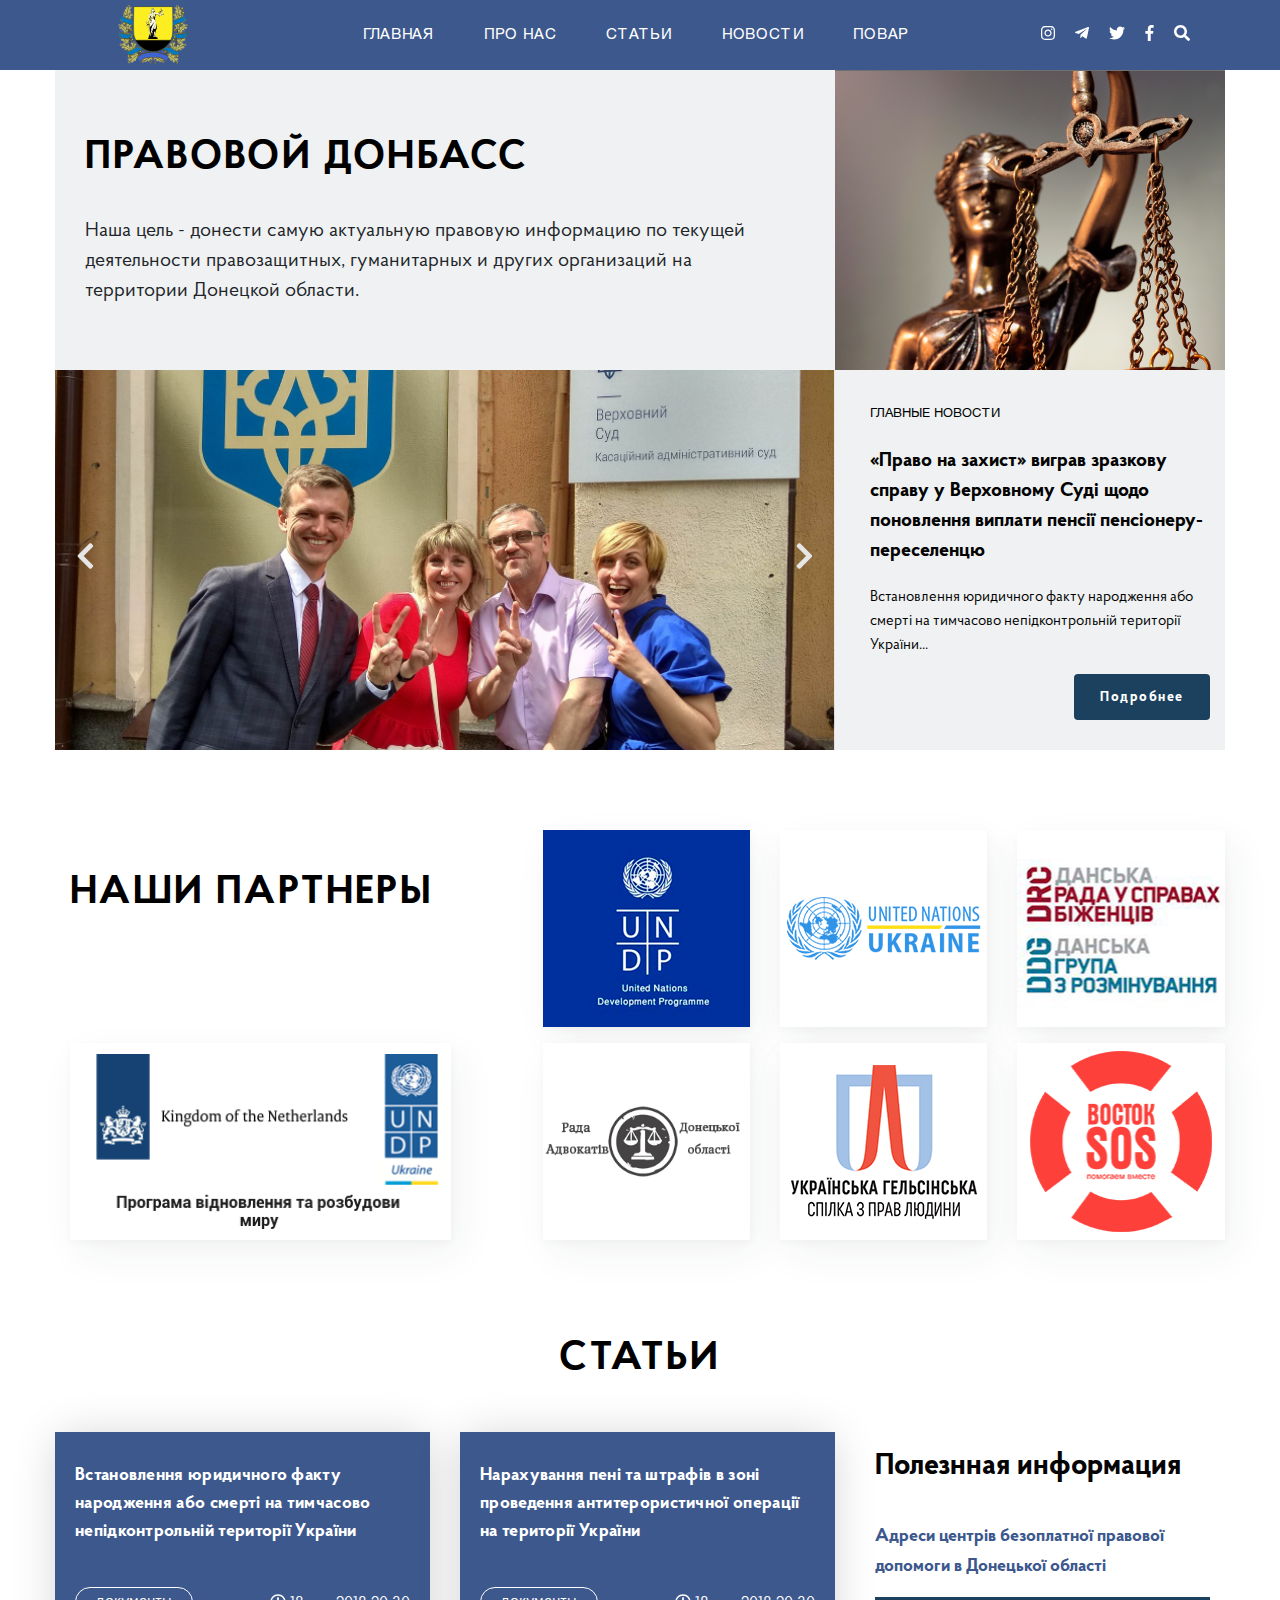
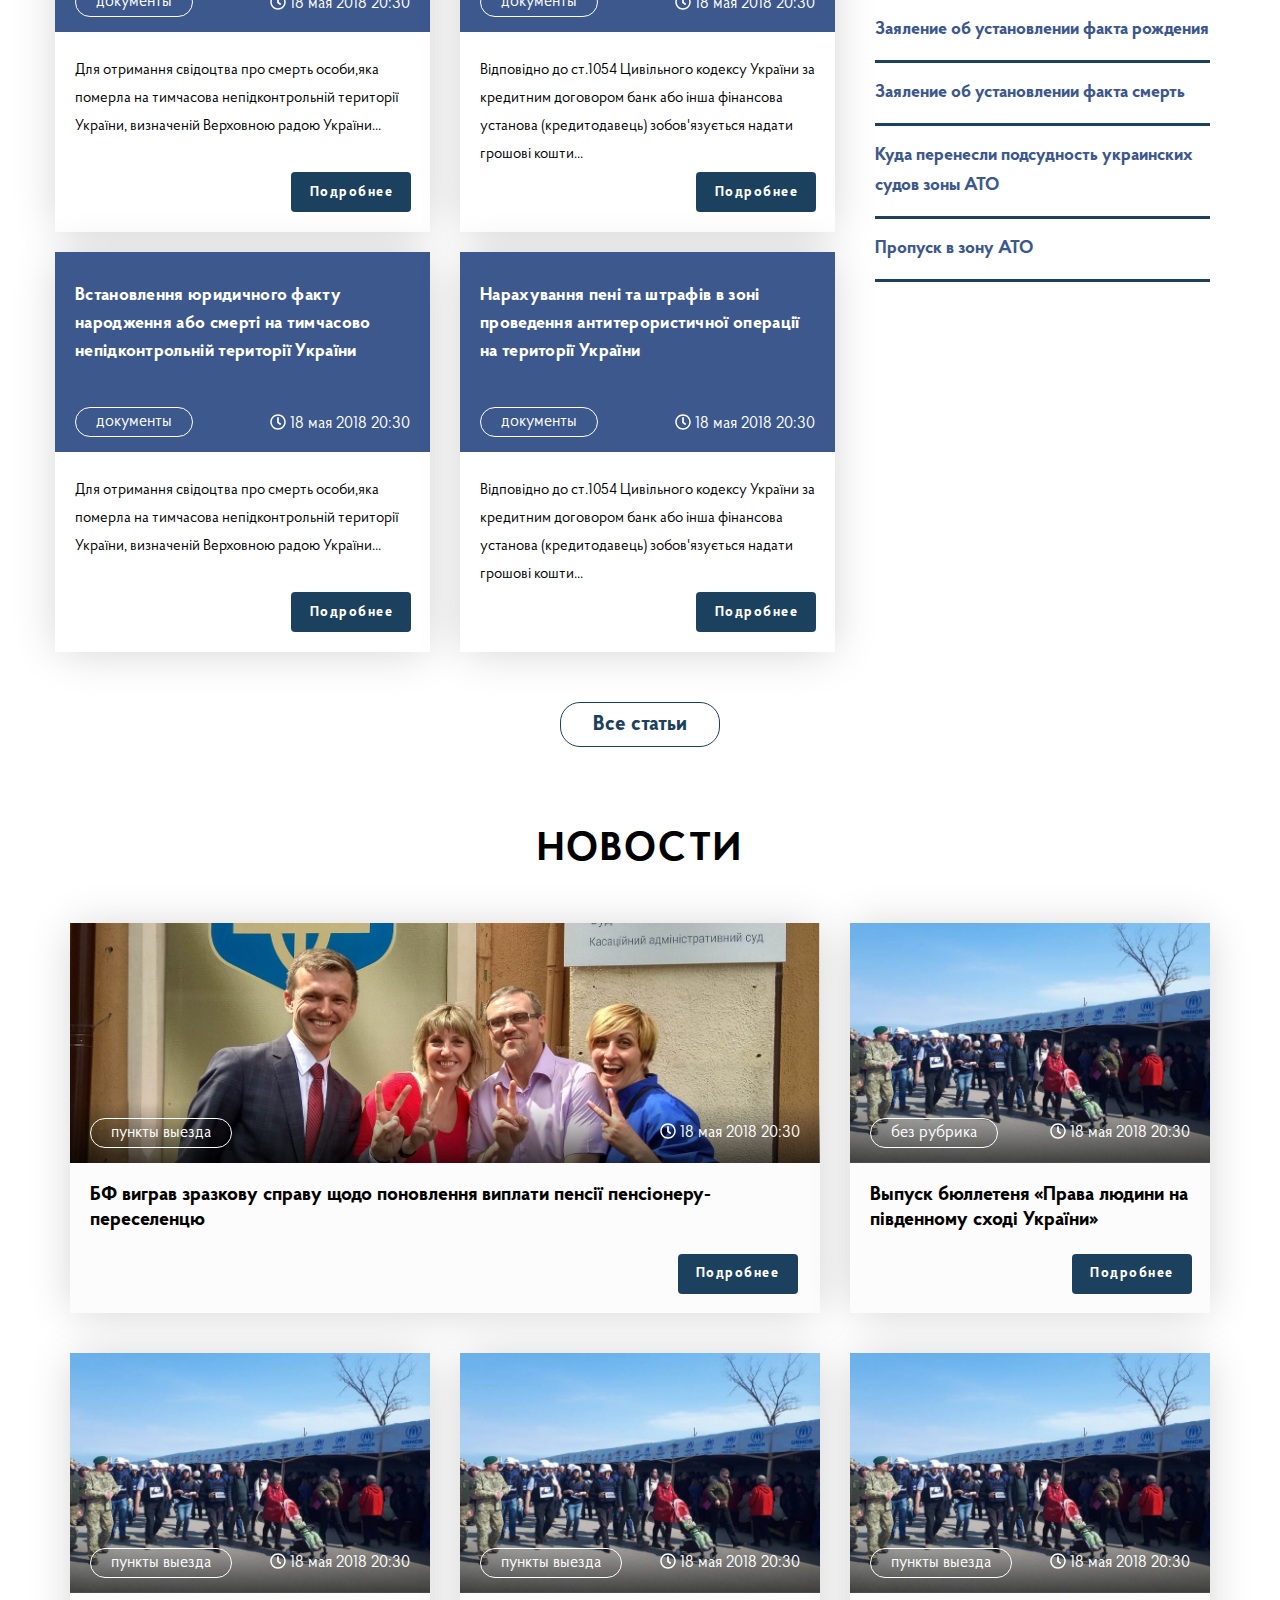
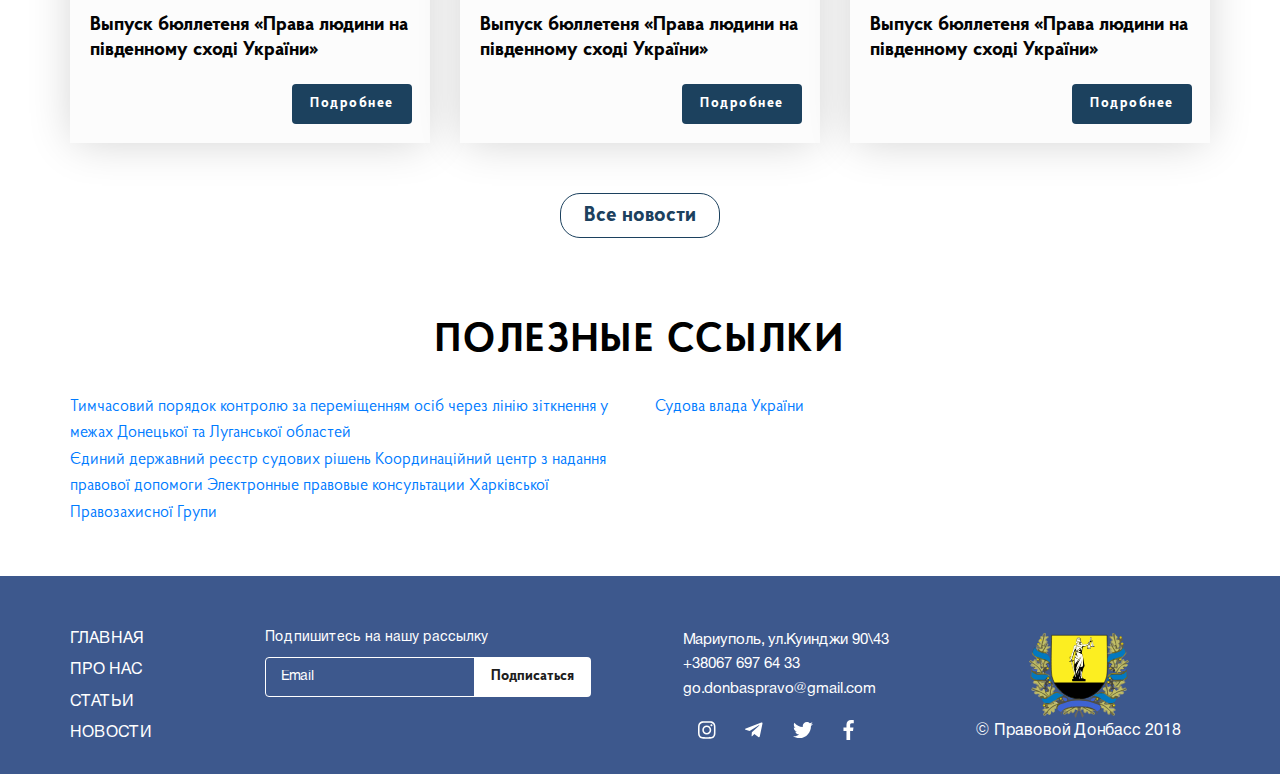
<file: index.html>
<!DOCTYPE html>
<html lang="ru">

<head>

	<meta charset="utf-8">
	<!-- <base href="/"> -->

	<title>Правовой Донбасс</title>
	<meta name="description" content="Наша цель - донести самую и актуальную правовую информацию по текущей деятельности правозащитных, гуманитарных и других организаций на территории Донецкой области.">

	<meta http-equiv="X-UA-Compatible" content="IE=edge">
	<meta name="viewport" content="width=device-width, initial-scale=1, maximum-scale=1, user-scalable=no">

	<!-- Template Basic Images Start -->
	<meta property="og:image" content="path/to/image.jpg">
	<link rel="icon" href="img/favicon/favicon.ico">
	<link rel="apple-touch-icon" sizes="180x180" href="img/favicon/apple-touch-icon-180x180.png">
	<!-- Template Basic Images End -->

	<!-- Custom Browsers Color Start -->
	<meta name="theme-color" content="#000">
	<!-- Custom Browsers Color End -->

	<link rel="stylesheet" href="css/main.min.css">
	<link rel="stylesheet" href="https://use.fontawesome.com/releases/v5.0.13/css/all.css" integrity="sha384-DNOHZ68U8hZfKXOrtjWvjxusGo9WQnrNx2sqG0tfsghAvtVlRW3tvkXWZh58N9jp"
	  crossorigin="anonymous">

</head>

<body>
	<!-- NAV-BAR begin -->
	<header>
		<div class="container-fluid nav">
			<div class="container">
				<div class="row justify-content-between">
					<div class="col-8 col-xl-2 col-lg-2 col-md-5 col-sm-7 logo">
						<a href="#">
							<img class="img_logo img-responsive" src="img/logo.svg" alt="Правовой Донбасс">
							<div class="logo_text ">ПРАВОВОЙ ДОНБАСС</div>
						</a>
					</div>
					<div class="col-5 col-xl-6 col-lg-6 col-md-5 nav-block">
						<nav class="desktop">
							<ul class="nav-bar">
								<li>
									<a href="#">ГЛАВНАЯ</a>
								</li>
								<li>
									<a href="#">ПРО НАС</a>
								</li>
								<li>
									<a href="#">СТАТЬИ</a>
								</li>
								<li>
									<a href="#">НОВОСТИ</a>
								</li>
								<li>
									<a href="#">ПОВАР</a>
								</li>
							</ul>
						</nav>
					</div>
					<div class="col-4 col-xl-2 col-lg-4 col-md-2 soc-nav">
						<ul>
							<li class="soc-nav_icon">
								<a href="#">
									<i class="fab fa-instagram"></i>
								</a>
							</li>
							<li class="soc-nav_icon">
								<a href="#">
									<i class="fab fa-telegram-plane"></i>
								</a>
							</li>
							<li class="soc-nav_icon">
								<a href="#">
									<i class="fab fa-twitter"></i>
								</a>
							</li>
							<li class="soc-nav_icon">
								<a href="#">
									<i class="fab fa-facebook-f"></i>
								</a>
							</li>
							<li class="search_button">
								<a href="#">
									<i class="fas fa-search"></i>
								</a>
							</li>
							<li class="hamburger">
								<i class="fas fa-bars"></i>
							</li>
						</ul>
					</div>
				</div>
			</div>
		</div>
	</header>
	<!-- NAV-BAR END -->
	<div class="fixed_window">
		<nav class="desktop">
			<ul class="nav-bar">
				<li>
					<a href="#">ГЛАВНАЯ</a>
				</li>
				<li>
					<a href="#">ПРО НАС</a>
				</li>
				<li>
					<a href="#">СТАТЬИ</a>
				</li>
				<li>
					<a href="#">НОВОСТИ</a>
				</li>
				<li>
					<a href="#">ГАЗЕТЫ</a>
				</li>
			</ul>
		</nav>
		<div class="socials">
			<a href="#">
				<i class="fab fa-instagram"></i>
			</a>
			<a href="#">
				<i class="fab fa-telegram-plane"></i>
			</a>
			<a href="#">
				<i class="fab fa-facebook-f"></i>
			</a>
			<a href="#">
				<i class="fab fa-twitter"></i>
			</a>
		</div>
	</div>
	<script>
		(function() {
			var cx = '007109332506584461410:v42lq4cuani';
			var gcse = document.createElement('script');
			gcse.type = 'text/javascript';
			gcse.async = false;
			gcse.src = 'https://cse.google.com/cse.js?cx=' + cx;
			var s = document.getElementsByTagName('script')[0];
			s.parentNode.insertBefore(gcse, s);
		})();
	</script>
	<gcse:search></gcse:search>
	<main>
		<div class="container">
			<section>
				<div class="row body">
					<div class="col-12 col-xl-8 col-lg-8 col-md-12 col-sm-12 description_block">
						<h1>ПРАВОВОЙ ДОНБАСС</h1>
						<p>Наша цель - донести самую актуальную правовую информацию по текущей деятельности правозащитных, гуманитарных и других
							организаций на территории Донецкой области.</p>
					</div>
					<div class="col-12 col-xl-4 col-lg-4 img-block">
					</div>
				</div>
				<div class="slider-container">
					<div class="row">
						<div class="col-12 col-xl-8 col-lg-8 col-md-12 col-sm-12 slider-img">
							<div class="nav-slider">
								<button class="prevV">
									<i class="fas fa-chevron-left"></i>
								</button>
								<button class="nextT">
									<i class="fas fa-chevron-right"></i>
								</button>
							</div>
							<div class="slider-wrap">
								<img src="img/slider-1.png" alt="">
								<img src="img/blind-justice.png" alt="">
								<img src="img/5afe87705d395.jpg" alt="">
							</div>
						</div>
						<div class="col-12 col-xl-4 col-lg-4 col-md-12 col-sm-12 slider-info">
							<span>ГЛАВНЫЕ НОВОСТИ</span>
							<div class="change_block">
								<div>
									<h3>«Право на захист» виграв зразкову справу у Верховному Суді щодо поновлення виплати пенсії пенсіонеру-переселенцю</h3>
									<p>Встановлення юридичного факту народження або смерті на тимчасово непідконтрольній території України...</p>
									<a class="btn btn_blue" href="#">Подробнее</a>
								</div>
								<div>
									<h3>Выпуск бюллетеня «Права людини на південному сході України»</h3>
									<p>Верховний Суд завершив розгляд зразкової справи щодо оскарження припинення виплати пенсії і її поновлення пенсіонеру-ВПО...</p>
									<a class="btn btn_blue" href="#">Подробнее</a>
								</div>
								<div>
									<h3>Переселенці зможуть оформити субсидію без договору оренди житла</h3>
									<p>З 1 травня 2018 року діє нова програма житлових субсидій, яка є перш за все соціально справедливою та більш адресною.
										Зміни направлені на те, щоб всі ті...</p>
									<a class="btn btn_blue" href="#">Подробнее</a>
								</div>
							</div>
						</div>
					</div>
				</div>
			</section>

			<!-- Наши партнеры begin -->
			<section id="our-partners">
				<div class="row justify-content-between">
					<div class="col-12 col-xl-5 col-lg-5 col-md-12 col-sm-12 offer">
						<div class="col-12 col-xl-10 col-lg-10 col-md-10 col-sm-10 no-padding">
							<h2>Наши партнеры</h2>
							<figure class="box_block">
								<img src="img/offer.png" alt="">
							</figure>
						</div>
					</div>
					<div class="col-12 col-xl-7 col-lg-7 col-md-12 col-sm-12 partners_block no-padding">
						<div class="row">
							<div class="col-6 col-xl-4 col-lg-4 col-md-4 col-sm-4">
								<figure class="box_block">
									<img src="img/undp.png" alt="">
								</figure>
							</div>
							<div class="col-6 col-xl-4 col-lg-4 col-md-4 col-sm-4">
								<figure class="box_block">
									<img src="img/partner-2.png" alt="">
								</figure>
							</div>
							<div class="col-6 col-xl-4 col-lg-4 col-md-4 col-sm-4">
								<figure class="box_block">
									<img src="img/partner-3.png" alt="">
								</figure>
							</div>
							<div class="col-6 col-xl-4 col-lg-4 col-md-4 col-sm-4">
								<figure class="box_block">
									<img src="img/рада-адвокатів.png" alt="">
								</figure>
							</div>
							<div class="col-6 col-xl-4 col-lg-4 col-md-4 col-sm-4">
								<figure class="box_block">
									<img src="img/partner-5.png" alt="">
								</figure>
							</div>
							<div class="col-6 col-xl-4 col-lg-4 col-md-4 col-sm-4">
								<figure class="box_block">
									<img src="img/partner-6.png" alt="">
								</figure>
							</div>
						</div>
					</div>
				</div>
			</section>
			<!-- Наши партнеры END -->
			<section id="articles">
				<h2 class="title-section">СТАТЬИ</h2>
				<div class="row justify-content-between">
					<div class="col-12 col-xl-8 col-lg-8 col-md-12 col-sm-12 no-padding articles_section">
						<div class="row">
							<div class="col-12 col-xl-6 col-lg-6 col-md-6 col-sm-12">
								<article>
									<a href="#">
										<div class="tittle_box">
											<h3>Встановлення юридичного факту народження або смерті на тимчасово непідконтрольній території України</h3>
											<div class="inform">
												<div class="category">документы</div>
												<div class="time">
													<i class="far fa-clock"></i> 18 мая 2018 20:30</div>
											</div>
										</div>
										<div class="preview_article">
											<p>Для отримання свідоцтва про смерть особи,яка померла на тимчасова непідконтрольній території України, визначеній
												Верховною радою України...</p>
											<a href="#" class="btn btn_blue">Подробнее</a>
										</div>
									</a>
								</article>
							</div>
							<div class="col-12 col-xl-6 col-lg-6 col-md-6 col-sm-12">
								<article>
									<a href="#">
										<div class="tittle_box">
											<h3>Нарахування пені та штрафів в зоні проведення антитерористичної операції на території України</h3>
											<div class="inform">
												<div class="category">документы</div>
												<div class="time">
													<i class="far fa-clock"></i> 18 мая 2018 20:30</div>
											</div>
										</div>
										<div class="preview_article">
											<p>Відповідно до ст.1054 Цивільного кодексу України за кредитним договором банк або інша фінансова установа (кредитодавець)
												зобов'язується надати грошові кошти...</p>
											<a href="#" class="btn btn_blue">Подробнее</a>
										</div>
									</a>
								</article>
							</div>
							<div class="col-12 col-xl-6 col-lg-6 col-md-6 col-sm-12">
								<article>
									<a href="#">
										<div class="tittle_box">
											<h3>Встановлення юридичного факту народження або смерті на тимчасово непідконтрольній території України</h3>
											<div class="inform">
												<div class="category">документы</div>
												<div class="time">
													<i class="far fa-clock"></i> 18 мая 2018 20:30</div>
											</div>
										</div>
										<div class="preview_article">
											<p>Для отримання свідоцтва про смерть особи,яка померла на тимчасова непідконтрольній території України, визначеній
												Верховною радою України...</p>
											<a href="#" class="btn btn_blue">Подробнее</a>
										</div>
									</a>
								</article>
							</div>
							<div class="col-12 col-xl-6 col-lg-6 col-md-6 col-sm-12">
								<article>
									<a href="#">
										<div class="tittle_box">
											<h3>Нарахування пені та штрафів в зоні проведення антитерористичної операції на території України</h3>
											<div class="inform">
												<div class="category">документы</div>
												<div class="time">
													<i class="far fa-clock"></i> 18 мая 2018 20:30</div>
											</div>
										</div>
										<div class="preview_article">
											<p>Відповідно до ст.1054 Цивільного кодексу України за кредитним договором банк або інша фінансова установа (кредитодавець)
												зобов'язується надати грошові кошти...</p>
											<a href="#" class="btn btn_blue">Подробнее</a>
										</div>
									</a>
								</article>
							</div>
						</div>
					</div>
					<div class="col-12 col-xl-4 col-lg-4 col-md-12 col-sm-12 useful_info">
						<div class="tittle">Полезнная информация</div>
						<ul>
							<li>
								<a href="#">Адреси центрів безоплатної правової допомоги в Донецької області</a>
							</li>
							<li>
								<a href="#">Заяление об установлении факта рождения</a>
							</li>
							<li>
								<a href="#">Заяление об установлении факта смерть</a>
							</li>
							<li>
								<a href="#">Куда перенесли подсудность украинских судов зоны АТО</a>
							</li>
							<li>
								<a href="#">Пропуск в зону АТО</a>
							</li>
						</ul>
					</div>
				</div>
				<a class="btn btn_white" href="#">Все статьи </a>
			</section>
			<section id="news">
				<h2>НОВОСТИ</h2>
				<div class="row">
					<div class="col-12 col-xl-8 col-lg-8 col-md-12 col-sm-12 distance">
						<div class="first_block">
							<a href="#">
								<div class="img_block" style="background-image: url(img/slider-1.png)">

									<div class="inform">
										<div class="category">пункты выезда</div>
										<div class="time">
											<i class="far fa-clock"></i> 18 мая 2018 20:30
										</div>
									</div>
								</div>
								<div class="preview_article">
									<h3>БФ виграв зразкову справу щодо поновлення виплати пенсiї пенсіонеру-переселенцю</h3>
								</div>
								<a href="#" class="btn btn_blue">Подробнее</a>
							</a>
						</div>
					</div>
					<div class="col-12 col-xl-4 col-lg-4 col-md-6 col-sm-12 distance">
						<div class="second_block">
							<a href="#">
								<div class="img_block">
									<img src="img/news-2.png" alt="">
									<div class="inform">
										<div class="category">без рубрика</div>
										<div class="time">
											<i class="far fa-clock"></i> 18 мая 2018 20:30
										</div>
									</div>
								</div>
								<div class="preview_article">
									<h3>Выпуск бюллетеня «Права людини на південному сході України»</h3>
								</div>
								<a href="#" class="btn btn_blue">Подробнее</a>
							</a>
						</div>
					</div>
					<div class="col-12 col-xl-4 col-lg-4 col-md-6 col-sm-12 distance">
						<div class="second_block">
							<a href="#">
								<div class="img_block">
									<img src="img/news-2.png" alt="">
									<div class="inform">
										<div class="category">пункты выезда</div>
										<div class="time">
											<i class="far fa-clock"></i> 18 мая 2018 20:30
										</div>
									</div>
								</div>
								<div class="preview_article">
									<h3>Выпуск бюллетеня «Права людини на південному сході України»</h3>
								</div>
								<a href="#" class="btn btn_blue">Подробнее</a>
							</a>
						</div>
					</div>
					<div class="col-12 col-xl-4 col-lg-4 col-md-6 col-sm-12 distance">
						<div class="second_block">
							<a href="#">
								<div class="img_block">
									<img src="img/news-2.png" alt="">
									<div class="inform">
										<div class="category">пункты выезда</div>
										<div class="time">
											<i class="far fa-clock"></i> 18 мая 2018 20:30
										</div>
									</div>
								</div>
								<div class="preview_article">
									<h3>Выпуск бюллетеня «Права людини на південному сході України»</h3>
								</div>
								<a href="#" class="btn btn_blue">Подробнее</a>
							</a>
						</div>
					</div>
					<div class="col-12 col-xl-4 col-lg-4 col-md-6 col-sm-12 distance">
						<div class="second_block">
							<a href="#">
								<div class="img_block">
									<img src="img/news-2.png" alt="">
									<div class="inform">
										<div class="category">пункты выезда</div>
										<div class="time">
											<i class="far fa-clock"></i> 18 мая 2018 20:30
										</div>
									</div>
								</div>
								<div class="preview_article">
									<h3>Выпуск бюллетеня «Права людини на південному сході України»</h3>
								</div>
								<a href="#" class="btn btn_blue">Подробнее</a>
						</div>
					</div>
				</div>
				<a class="btn btn_white" href="news.html">Все новости</a>
			</section>
			<section id="links">
				<h2>ПОЛЕЗНЫЕ ССЫЛКИ</h2>
				<!-- <div id="slider1">
					<div class="viewport">
						<ul class="overview">
							<li>Судова влада України</li>
							<li>Єдиний державний реєстр судових рішень</li>
							<li>Координаційний центр з надання правової допомоги
							</li>
							<li>Электронные правовые консультации Харківської Правозахисної Групи</li>
							<li>Судова влада України</li>
							<li>Судова влада України</li>
						</ul>

					</div>
					<div class="nav_button">
						<a class="buttons prev" href="#">
							<i class="fas fa-arrow-up"></i>
						</a>
						<a class="buttons next" href="#">
							<i class="fas fa-arrow-down"></i>
						</a>
					</div>
				</div> -->
				<div class="row">
					<div class="col-6">
					<a href="#">Тимчасовий порядок контролю за переміщенням осіб через лінію зіткнення у межах Донецької та Луганської областей</a>
				</div>
				<div class="col-6">
					<a href="#">Судова влада України</a>
				</div>
				<div class="col-6">
					<a href="#">Єдиний державний реєстр судових рішень Координаційний центр з надання правової допомоги Электронные правовые консультации
						Харківської Правозахисної Групи</a>
					</div>
					<div class="col-6">
					<a href="#"></a>
					</div>
				</div>
		</div>
		</section>
		</div>
	</main>
	<footer>
		<div class="container-fluid">
			<div class="container">
				<div class="row">
					<div class="col-12 order-12 col-xl-3 col-lg-3 col-md-4 col-sm-6 logo_column">
						<img class="logo_copy img-responsive" src="img/logo.svg" alt="Правовой Донбасс">
						<div class="right_copy">© Правовой Донбасс 2018</div>
					</div>
					<div class="col-2 col-xl-2 hidden-md nav-block__footer">
						<nav>
							<ul class="nav-bar">
								<li>
									<a href="#">ГЛАВНАЯ</a>
								</li>
								<li>
									<a href="#">ПРО НАС</a>
								</li>
								<li>
									<a href="#">СТАТЬИ</a>
								</li>
								<li>
									<a href="#">НОВОСТИ</a>
								</li>
							</ul>
						</nav>
					</div>
					<div class="col-4 col-xl-4 col-lg-5 subscribe_block">
						<label for="subscribe">Подпишитесь на нашу рассылку</label>
						<input type="email" name="subscribe" placeholder="Email">
						<button>Подписаться</button>
					</div>
					<div class="col-12 col-xl-3 col-lg-4 col-md-5 col-sm-6 contacts">
						<ul>
							<li>Мариуполь, ул.Куинджи 90\43</li>
							<li>
								<a href="tel:+380676976433">+38067 697 64 33</a>
							</li>
							<li>
								<a href="mailto:go.donbaspravo@gmail.com">go.donbaspravo@gmail.com</a>
							</li>
						</ul>
						<ul class="soc-nav_footer">
							<li>
								<a href="#">
									<i class="fab fa-instagram"></i>
								</a>
							</li>
							<li>
								<a href="#">
									<i class="fab fa-telegram-plane"></i>
								</a>
							</li>
							<li>
								<a href="#">
									<i class="fab fa-twitter"></i>
								</a>
							</li>
							<li>
								<a href="#">
									<i class="fab fa-facebook-f"></i>
								</a>
							</li>
						</ul>
					</div>
				</div>
			</div>
		</div>
	</footer>



	<script src="js/scripts.min.js"></script>

</body>

</html>
</file>
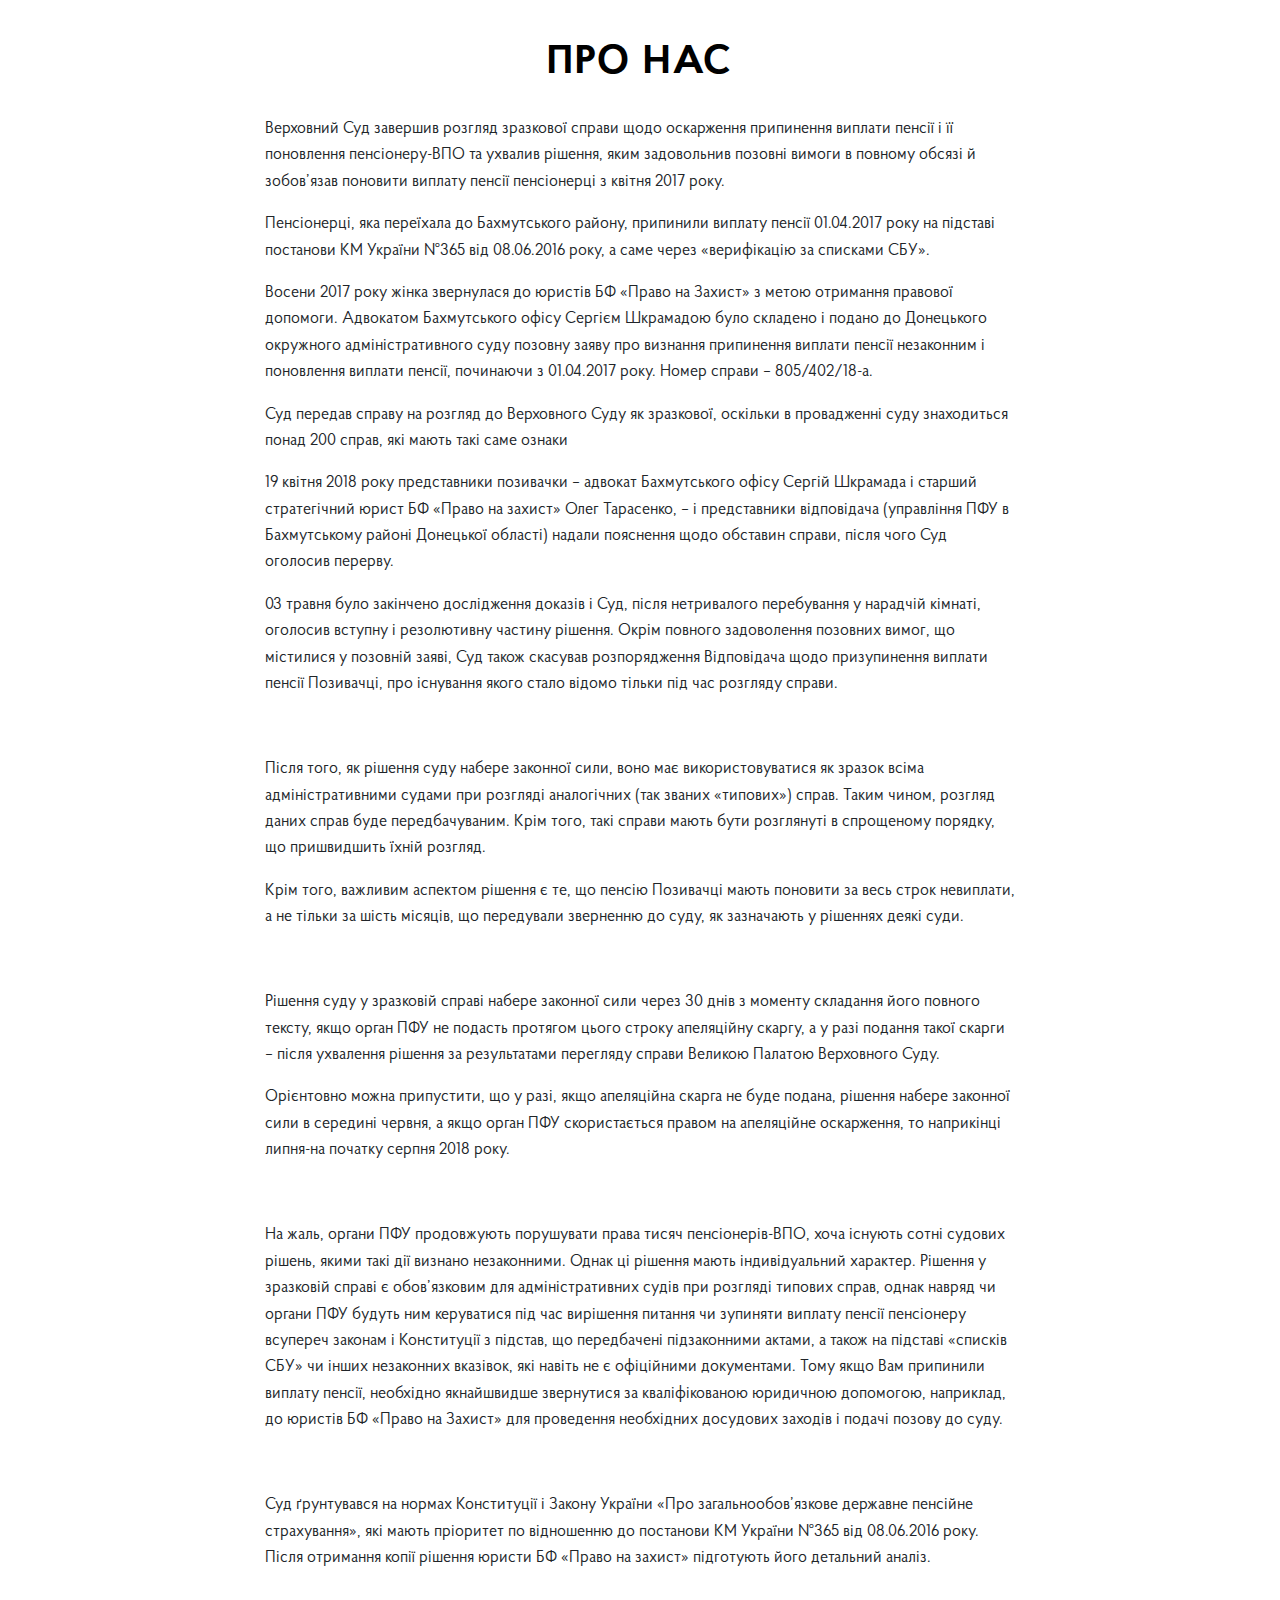
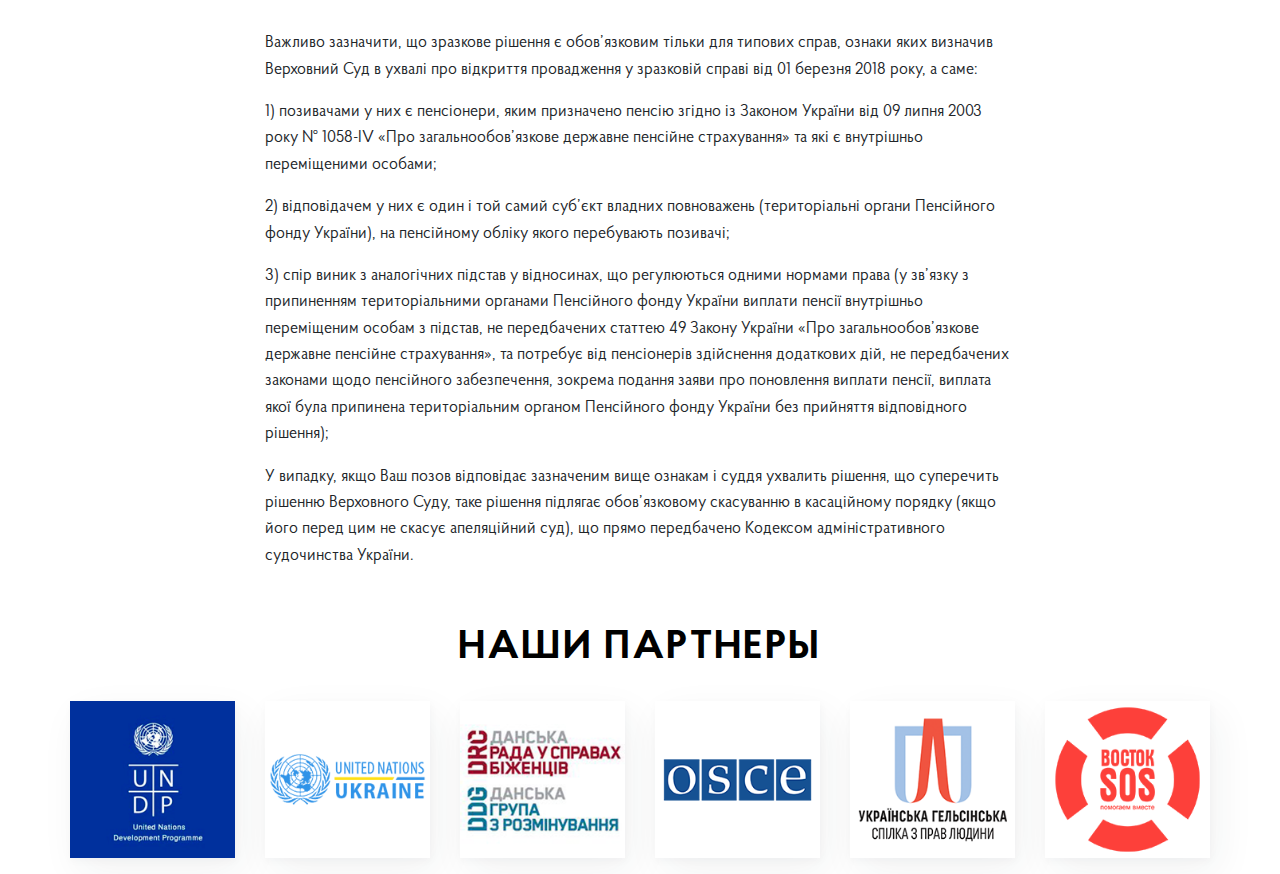
<file: about.html>
<!DOCTYPE html>
<html lang="ru">

<head>

	<meta charset="utf-8">
	<!-- <base href="/"> -->

	<title>ПРАВОВОЙ ДОНБАСС</title>
	<meta name="description" content="Наша цель - донести самую и актуальную правовую информацию по текущей деятельности правозащитных, гуманитарных и других организаций на территории Донецкой области.">

	<meta http-equiv="X-UA-Compatible" content="IE=edge">
	<meta name="viewport" content="width=device-width, initial-scale=1, maximum-scale=1">

	<!-- Template Basic Images Start -->
	<meta property="og:image" content="path/to/image.jpg">
	<link rel="icon" href="img/favicon/favicon.ico">
	<link rel="apple-touch-icon" sizes="180x180" href="img/favicon/apple-touch-icon-180x180.png">
	<!-- Template Basic Images End -->

	<!-- Custom Browsers Color Start -->
	<meta name="theme-color" content="#000">
	<!-- Custom Browsers Color End -->

	<link rel="stylesheet" href="css/main.min.css">
	<link rel="stylesheet" href="https://use.fontawesome.com/releases/v5.0.13/css/all.css" integrity="sha384-DNOHZ68U8hZfKXOrtjWvjxusGo9WQnrNx2sqG0tfsghAvtVlRW3tvkXWZh58N9jp"
	  crossorigin="anonymous">

</head>

<body>

			<!-- NAV-BAR END -->
			<main id="about">
	<div class="container">
			<h1>ПРО НАС</h1>
				
					<div class="row justify-content-center ">
						<div class="col-12 col-xl-8 col-lg-8 col-md-12 col-sm-12 content">
							<p>Верховний Суд завершив розгляд зразкової справи щодо оскарження припинення виплати пенсії і її поновлення пенсіонеру-ВПО
								та ухвалив рішення, яким задовольнив позовні вимоги в повному обсязі й зобов’язав поновити виплату пенсії пенсіонерці
								з квітня 2017 року.</p>
							<p>Пенсіонерці, яка переїхала до Бахмутського району, припинили виплату пенсії 01.04.2017 року на підставі постанови КМ
								України №365 від 08.06.2016 року, а саме через «верифікацію за списками СБУ».</p>
							<p>Восени 2017 року жінка звернулася до юристів БФ «Право на Захист» з метою отримання правової допомоги. Адвокатом Бахмутського
								офісу Сергієм Шкрамадою було складено і подано до Донецького окружного адміністративного суду позовну заяву про визнання
								припинення виплати пенсії незаконним і поновлення виплати пенсії, починаючи з 01.04.2017 року. Номер справи – 805/402/18-а.</p>
							<p>Суд передав справу на розгляд до Верховного Суду як зразкової, оскільки в провадженні суду знаходиться понад 200 справ,
								які мають такі саме ознаки</p>
							<p>19 квітня 2018 року представники позивачки – адвокат Бахмутського офісу Сергій Шкрамада і старший стратегічний юрист
								БФ «Право на захист» Олег Тарасенко, – і представники відповідача (управління ПФУ в Бахмутському районі Донецької області)
								надали пояснення щодо обставин справи, після чого Суд оголосив перерву.</p>
							<p>03 травня було закінчено дослідження доказів і Суд, після нетривалого перебування у нарадчій кімнаті, оголосив вступну
								і резолютивну частину рішення. Окрім повного задоволення позовних вимог, що містилися у позовній заяві, Суд також скасував
								розпорядження Відповідача щодо призупинення виплати пенсії Позивачці, про існування якого стало відомо тільки під час
								розгляду справи.</p>
							<p>
								<b>ЧОМУ СПРАВА ВАЖЛИВА ДЛЯ ВСІХ ПЕНСІОНЕРІВ-ВПО?</b>
							</p>
							<p>Після того, як рішення суду набере законної сили, воно має використовуватися як зразок всіма адміністративними судами
								при розгляді аналогічних (так званих «типових») справ. Таким чином, розгляд даних справ буде передбачуваним. Крім того,
								такі справи мають бути розглянуті в спрощеному порядку, що пришвидшить їхній розгляд.</p>
		
							<p>Крім того, важливим аспектом рішення є те, що пенсію Позивачці мають поновити за весь строк невиплати, а не тільки за
								шість місяців, що передували зверненню до суду, як зазначають у рішеннях деякі суди.</p>
							<p>
								<b>КОЛИ ЗРАЗКОВЕ РІШЕННЯ СТАНЕ ОБОВ‘ЯЗКОВИМ ДЛЯ ЗАСТОСУВАННЯ СУДАМИ?</b>
							</p>
							<p>Рішення суду у зразковій справі набере законної сили через 30 днів з моменту складання його повного тексту, якщо орган
								ПФУ не подасть протягом цього строку апеляційну скаргу, а у разі подання такої скарги – після ухвалення рішення за
								результатами перегляду справи Великою Палатою Верховного Суду.</p>
							<p>Орієнтовно можна припустити, що у разі, якщо апеляційна скарга не буде подана, рішення набере законної сили в середині
								червня, а якщо орган ПФУ скористається правом на апеляційне оскарження, то наприкінці липня-на початку серпня 2018
								року.</p>
							<p>
								<b>ЧИ ТРЕБА ПРОДОВЖУВАТИ ЗВЕРТАТИСЯ ДО СУДУ У РАЗІ ПРИПИНЕННЯ ВИПЛАТИ ПЕНСІЇ?</b>
							</p>
							<p>На жаль, органи ПФУ продовжують порушувати права тисяч пенсіонерів-ВПО, хоча існують сотні судових рішень, якими такі
								дії визнано незаконними. Однак ці рішення мають індивідуальний характер. Рішення у зразковій справі є обов’язковим
								для адміністративних судів при розгляді типових справ, однак навряд чи органи ПФУ будуть ним керуватися під час вирішення
								питання чи зупиняти виплату пенсії пенсіонеру всупереч законам і Конституції з підстав, що передбачені підзаконними
								актами, а також на підставі «списків СБУ» чи інших незаконних вказівок, які навіть не є офіційними документами. Тому
								якщо Вам припинили виплату пенсії, необхідно якнайшвидше звернутися за кваліфікованою юридичною допомогою, наприклад,
								до юристів БФ «Право на Захист» для проведення необхідних досудових заходів і подачі позову до суду.</p>
							<p>
								<b>НА ЧОМУ ҐРУНТУЄТЬСЯ РІШЕННЯ ВЕРХОВНОГО СУДУ?</b>
							</p>
							<p>Суд ґрунтувався на нормах Конституції і Закону України «Про загальнообов’язкове державне пенсійне страхування», які
								мають пріоритет по відношенню до постанови КМ України №365 від 08.06.2016 року. Після отримання копії рішення юристи
								БФ «Право на захист» підготують його детальний аналіз.</p>
							<p>
								<b>ЩО ТРАПИТЬСЯ, ЯКЩО Я ПОДАМ АНАЛОГІЧНИЙ ПОЗОВ, А СУД УХВАЛИТЬ НЕГАТИВНЕ РІШЕННЯ?</b>
							</p>
							<p>Важливо зазначити, що зразкове рішення є обов’язковим тільки для типових справ, ознаки яких визначив Верховний Суд в
								ухвалі про відкриття провадження у зразковій справі від 01 березня 2018 року, а саме:</p>
							<p>1) позивачами у них є пенсіонери, яким призначено пенсію згідно із Законом України від 09 липня 2003 року № 1058-ІV
								«Про загальнообов’язкове державне пенсійне страхування» та які є внутрішньо переміщеними особами;</p>
		
							<p>2) відповідачем у них є один і той самий суб’єкт владних повноважень (територіальні органи Пенсійного фонду України),
								на пенсійному обліку якого перебувають позивачі;</p>
		
							<p>3) спір виник з аналогічних підстав у відносинах, що регулюються одними нормами права (у зв’язку з припиненням територіальними
								органами Пенсійного фонду України виплати пенсії внутрішньо переміщеним особам з підстав, не передбачених статтею 49
								Закону України «Про загальнообов’язкове державне пенсійне страхування», та потребує від пенсіонерів здійснення додаткових
								дій, не передбачених законами щодо пенсійного забезпечення, зокрема подання заяви про поновлення виплати пенсії, виплата
								якої була припинена територіальним органом Пенсійного фонду України без прийняття відповідного рішення);</p>
							<p>У випадку, якщо Ваш позов відповідає зазначеним вище ознакам і суддя ухвалить рішення, що суперечить рішенню Верховного
								Суду, таке рішення підлягає обов’язковому скасуванню в касаційному порядку (якщо його перед цим не скасує апеляційний
								суд), що прямо передбачено Кодексом адміністративного судочинства України.</p>
		
						</div>
					</div>
					<h2>НАШИ ПАРТНЕРЫ</h2>
					<div class="row">
						<div class="col-6 col-xl-2 col-lg-3 col-md-3 col-sm-4">
							<figure class="box_block">
								<img src="img/undp.png" alt="">
							</figure>
						</div>
						<div class="col-6 col-xl-2 col-lg-3 col-md-3 col-sm-4">
							<figure class="box_block">
								<img src="img/partner-2.png" alt="">
							</figure>
						</div>
						<div class="col-6 col-xl-2 col-lg-3 col-md-3 col-sm-4">
							<figure class="box_block">
								<img src="img/partner-3.png" alt="">
							</figure>
						</div>
						<div class="col-6 col-xl-2 col-lg-3 col-md-3 col-sm-4">
							<figure class="box_block">
								<img src="img/partner-4.png" alt="">
							</figure>
						</div>
						<div class="col-6 col-xl-2 col-lg-3 col-md-3 col-sm-4">
							<figure class="box_block">
								<img src="img/partner-5.png" alt="">
							</figure>
						</div>
						<div class="col-6 col-xl-2 col-lg-3 col-md-3 col-sm-4">
							<figure class="box_block">
								<img src="img/partner-6.png" alt="">
							</figure>
						</div>
					</div>
				</div>

</main>


	<script src="js/scripts.min.js"></script>
</body>

</html>
</file>
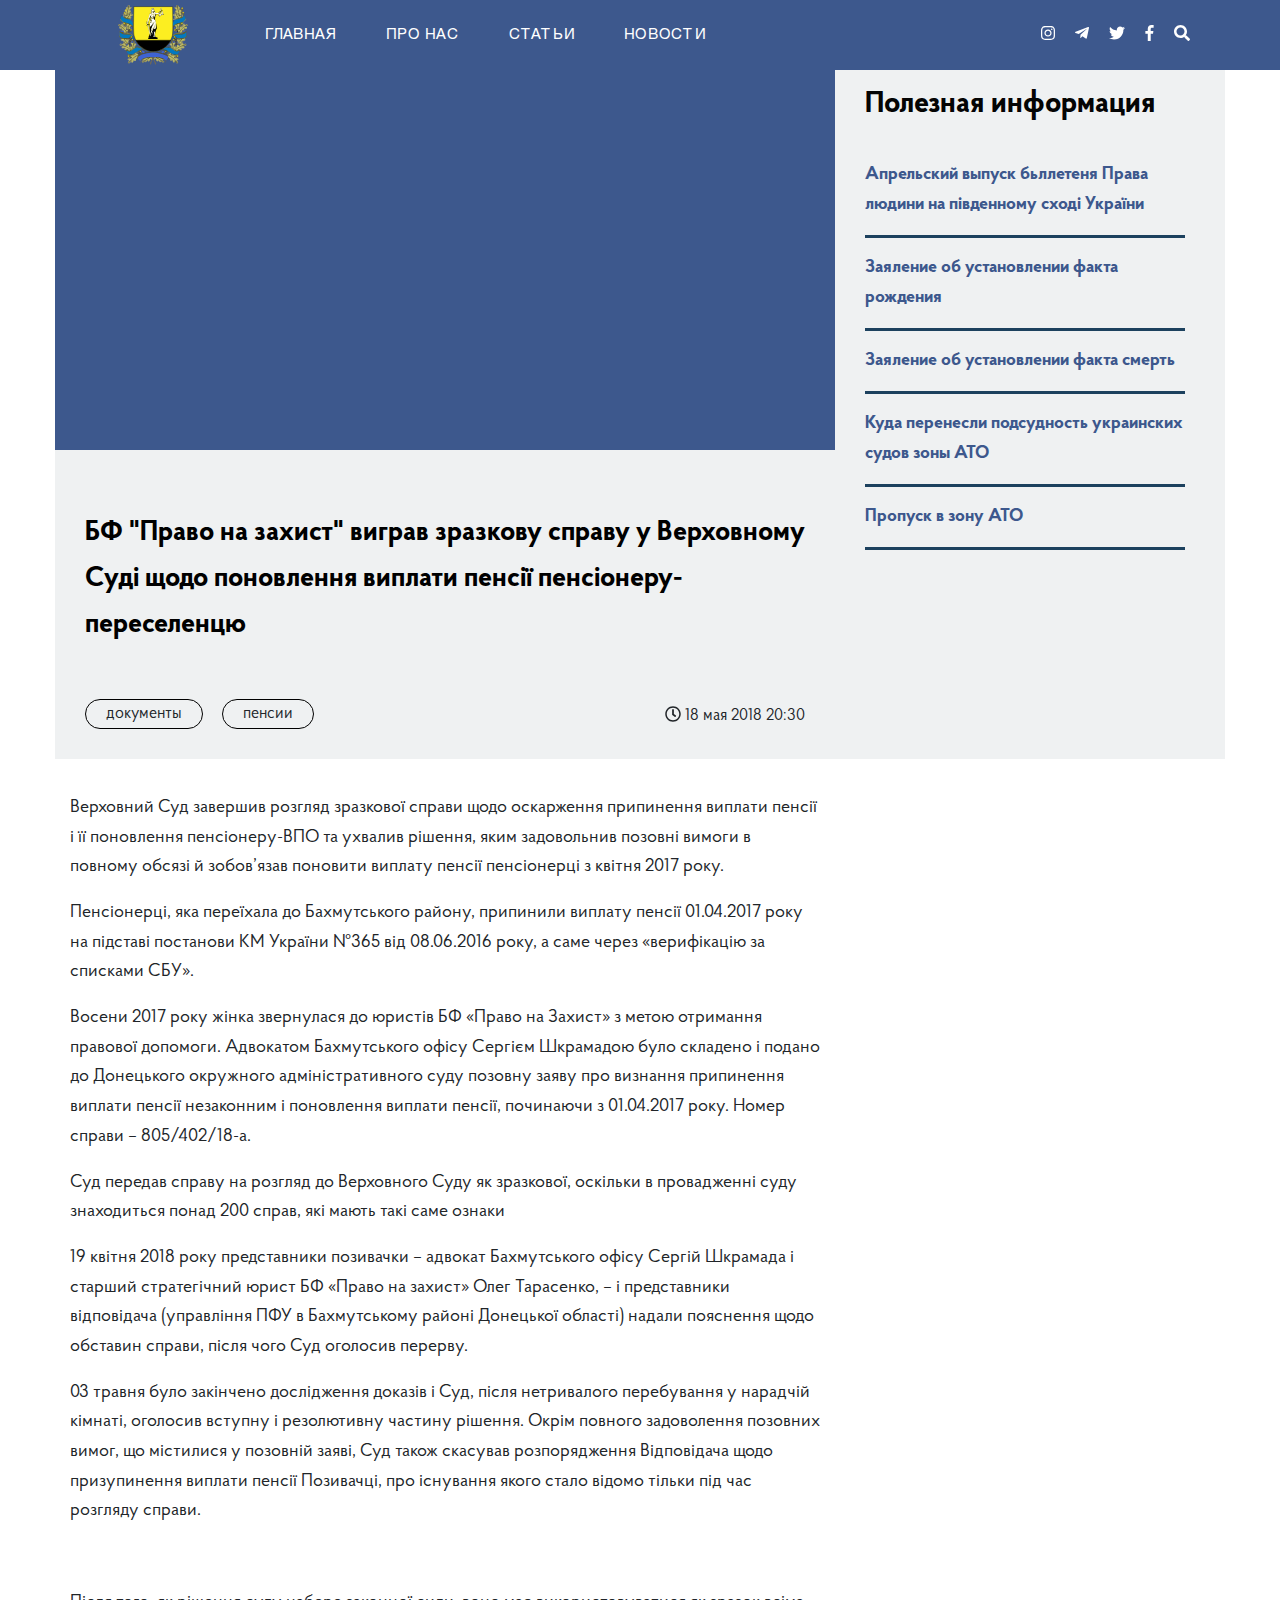
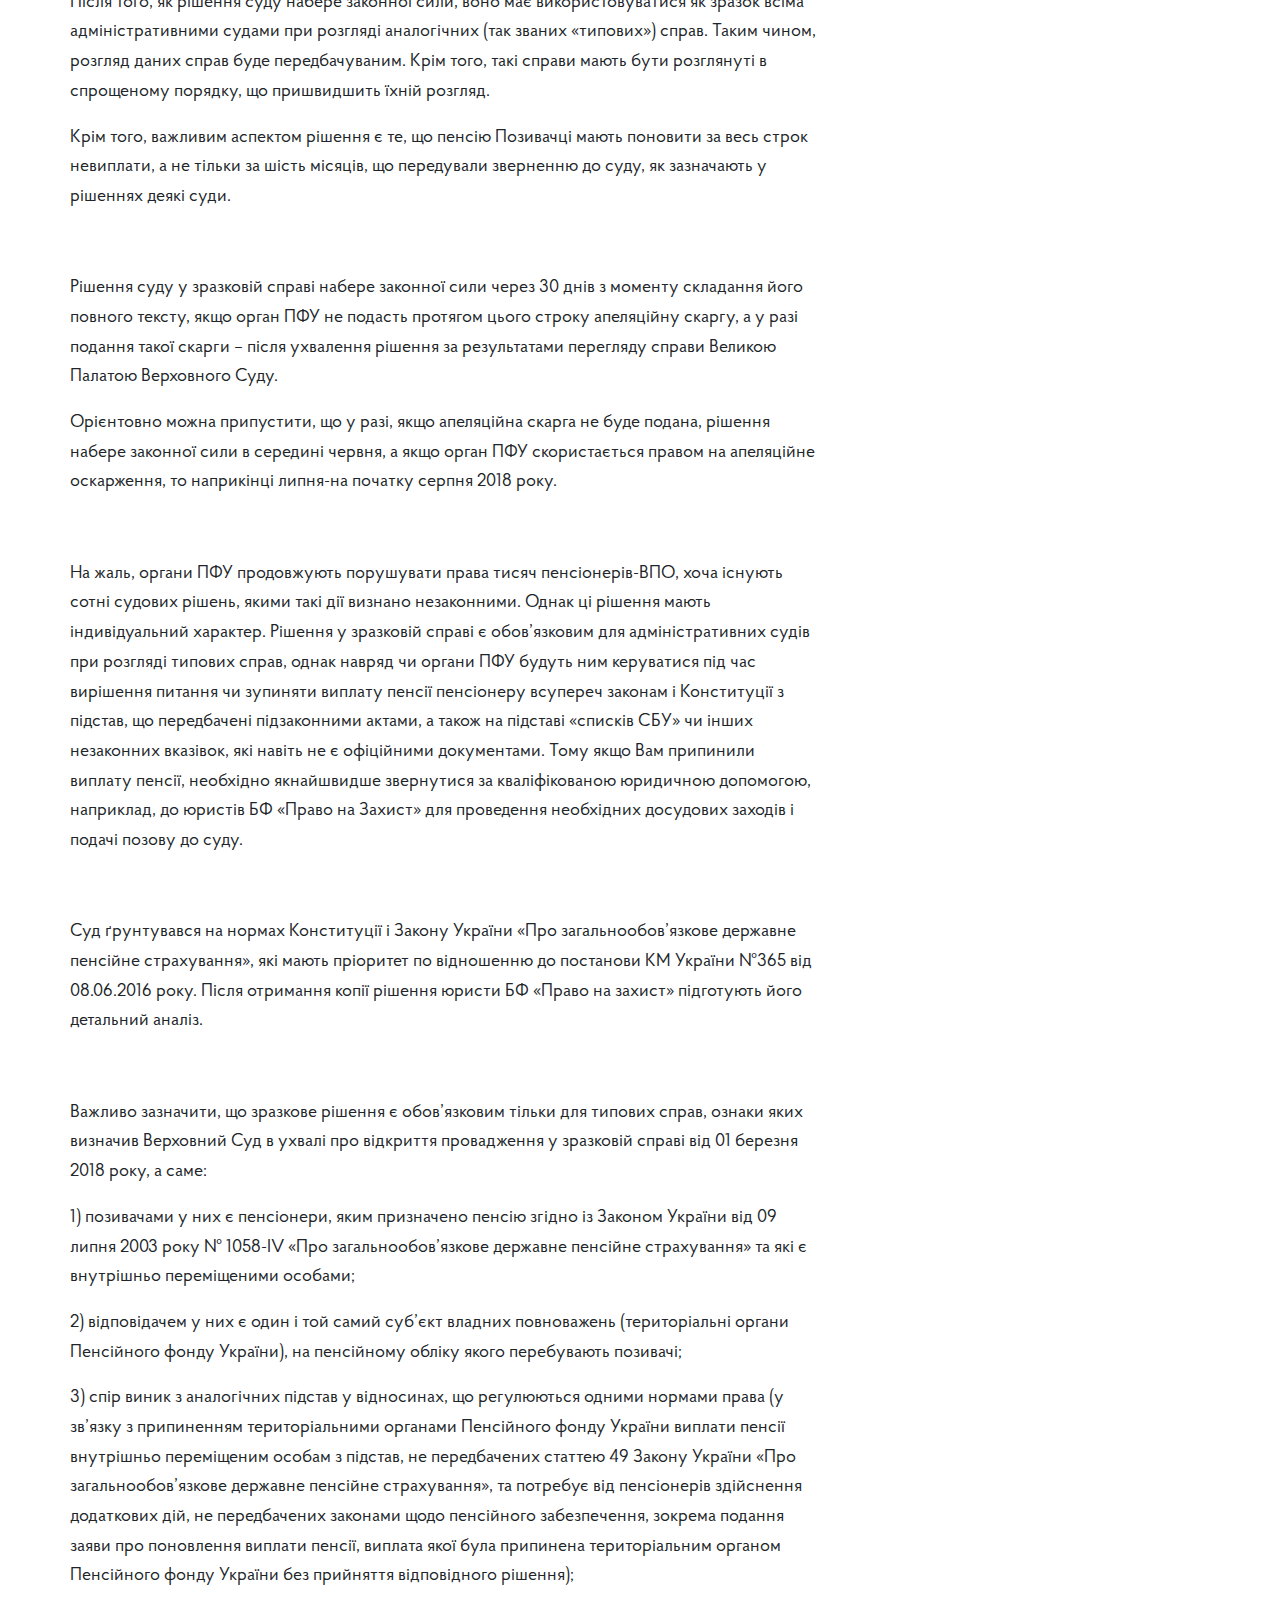
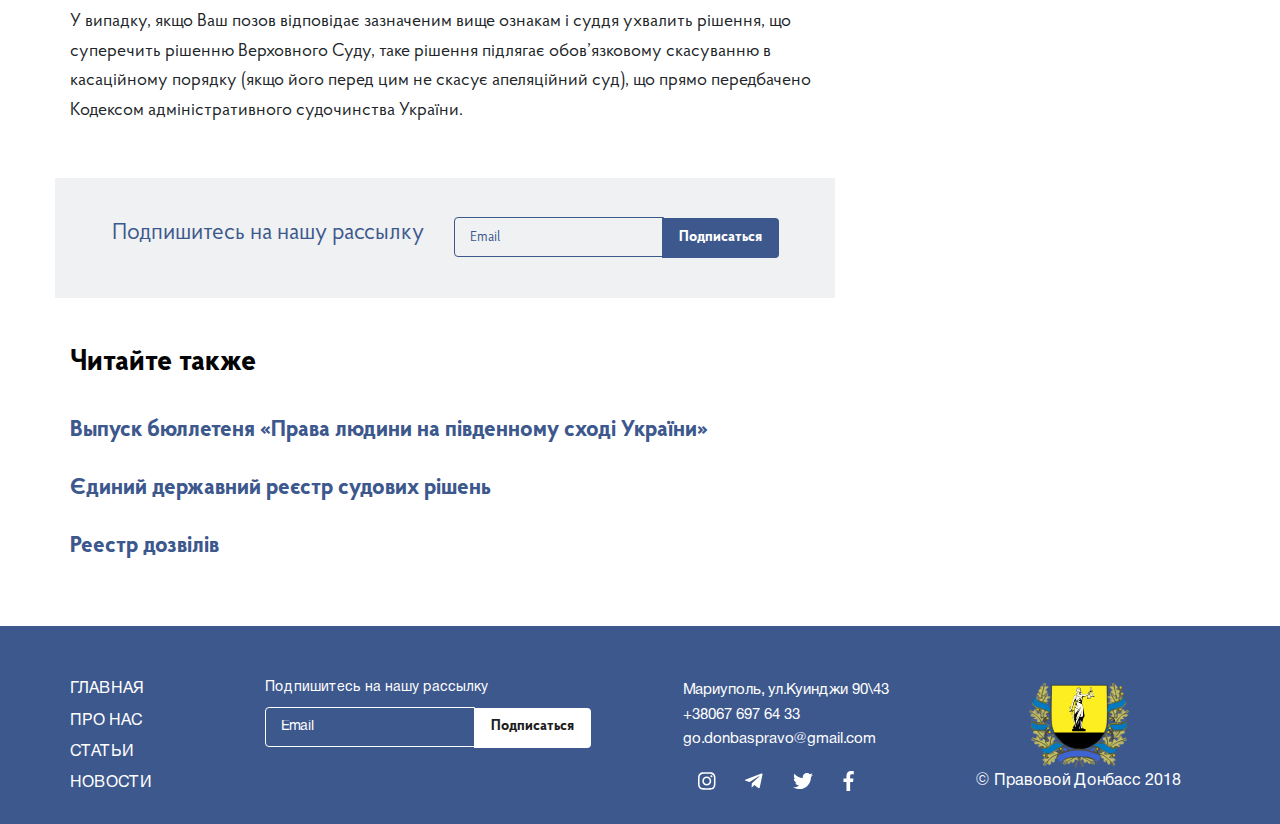
<file: article.html>
<!DOCTYPE html>
<html lang="ru">

<head>

	<meta charset="utf-8">
	<!-- <base href="/"> -->

	<title>Правовой Донбасс</title>
	<meta name="description" content="Наша цель - донести самую и актуальную правовую информацию по текущей деятельности правозащитных, гуманитарных и других организаций на территории Донецкой области.">

	<meta http-equiv="X-UA-Compatible" content="IE=edge">
	<meta name="viewport" content="width=device-width, initial-scale=1, maximum-scale=1">

	<!-- Template Basic Images Start -->
	<meta property="og:image" content="path/to/image.jpg">
	<link rel="icon" href="img/favicon/favicon.ico">
	<link rel="apple-touch-icon" sizes="180x180" href="img/favicon/apple-touch-icon-180x180.png">
	<!-- Template Basic Images End -->

	<!-- Custom Browsers Color Start -->
	<meta name="theme-color" content="#000">
	<!-- Custom Browsers Color End -->

	<link rel="stylesheet" href="css/main.min.css">
	<link rel="stylesheet" href="https://use.fontawesome.com/releases/v5.0.13/css/all.css" integrity="sha384-DNOHZ68U8hZfKXOrtjWvjxusGo9WQnrNx2sqG0tfsghAvtVlRW3tvkXWZh58N9jp"crossorigin="anonymous">

</head>

<body>
<!-- NAV-BAR begin -->
<header> 
		<div class="container-fluid nav">
			<div class="container">
				<div class="row">
					<div class="col-8 col-xl-2 col-lg-2 col-md-5 col-sm-7 logo">
						<a href="#">
							<img class="img_logo img-responsive" src="img/logo.svg" alt="Правовой Донбасс">
							<div class="logo_text ">ПРАВОВОЙ ДОНБАСС</div>
						</a>
					</div>
					<div class="col-5 col-xl-5 col-lg-6 col-md-5 nav-block">
						<nav class="desktop">
							<ul class="nav-bar">
								<li>
									<a href="#">ГЛАВНАЯ</a>
								</li>
								<li>
									<a href="#">ПРО НАС</a>
								</li>
								<li>
									<a href="#">СТАТЬИ</a>
								</li>
								<li>
									<a href="#">НОВОСТИ</a>
								</li>
							</ul>
						</nav>
					</div>
					<div class="col-4 col-xl-3 col-lg-4 col-md-2 offset-2 col-lg-offset-0 soc-nav">
						<ul>
							<li class="soc-nav_icon">
								<a href="#">
									<i class="fab fa-instagram"></i>
								</a>
							</li>
							<li class="soc-nav_icon">
								<a href="#">
									<i class="fab fa-telegram-plane"></i>
								</a>
							</li>
							<li class="soc-nav_icon">
								<a href="#">
									<i class="fab fa-twitter"></i>
								</a>
							</li>
							<li class="soc-nav_icon">
								<a href="#">
									<i class="fab fa-facebook-f"></i>
								</a>
							</li>
							<li>
								<a href="#">
									<i class="fas fa-search"></i>
								</a>
							</li>
							<li class="hamburger">
								<i class="fas fa-bars"></i>
							</li>
						</ul>
					</div>
				</div>
			</div>
		</div>
	</header>
	<!-- NAV-BAR END -->
	<div class="fixed_window">
		<nav class="desktop">
			<ul class="nav-bar">
				<li>
					<a href="#">ГЛАВНАЯ</a>
				</li>
				<li>
					<a href="#">ПРО НАС</a>
				</li>
				<li>
					<a href="#">СТАТЬИ</a>
				</li>
				<li>
					<a href="#">НОВОСТИ</a>
				</li>
			</ul>
		</nav>
		<div class="socials">
				<a href="#">
					<i class="fab fa-instagram"></i>
				</a>
				<a href="#">
					<i class="fab fa-telegram-plane"></i>
				</a>
				<a href="#">
					<i class="fab fa-facebook-f"></i>
				</a>
				<a href="#">
					<i class="fab fa-twitter"></i>
				</a>
			</div>
	</div>
	<main id="post">
		<div class="container">
			<div class="row header">
				<div class="col-12 col-xl-8 col-lg-8 col-md-12 col-sm-12 no-padding">
					<div class="header_post">
						<div class="thumbnail_block" style="background-color: #3d588d;">
						</div>
						<div class="description_post">
							<h1>БФ "Право на захист" виграв зразкову справу у Верховному Cудi щодо поновлення виплати пенсiї пенсіонеру-переселенцю</h1>
							<div class="inform">
								<div class="group_category">
									<div class="category">документы</div>
									<div class="category">пенсии</div>
								</div>
								<div class="time">
									<i class="far fa-clock"></i> 18 мая 2018 20:30</div>
							</div>
						</div>
					</div>
				</div>
				<div class="col-4 col-xl-4 col-lg-4  useful_info recentle_news_desktop">
					<div class="tittle">Полезная информация</div>
					<ul>
						<li>
							<a href="#">Апрельский выпуск бьллетеня Права людини на південному сході України</a>
						</li>
						<li>
							<a href="#">Заяление об установлении факта рождения</a>
						</li>
						<li>
							<a href="#">Заяление об установлении факта смерть</a>
						</li>
						<li>
							<a href="#">Куда перенесли подсудность украинских судов зоны АТО</a>
						</li>
						<li>
							<a href="#">Пропуск в зону АТО</a>
						</li>
					</ul>
				</div>
			</div>
			<div class="row">
				<div class="col-12 col-xl-8 col-lg-8 col-md-12 col-sm-12 content">
					<p>Верховний Суд завершив розгляд зразкової справи щодо оскарження припинення виплати пенсії і її поновлення пенсіонеру-ВПО
						та ухвалив рішення, яким задовольнив позовні вимоги в повному обсязі й зобов’язав поновити виплату пенсії пенсіонерці
						з квітня 2017 року.</p>
					<p>Пенсіонерці, яка переїхала до Бахмутського району, припинили виплату пенсії 01.04.2017 року на підставі постанови КМ
						України №365 від 08.06.2016 року, а саме через «верифікацію за списками СБУ».</p>
					<p>Восени 2017 року жінка звернулася до юристів БФ «Право на Захист» з метою отримання правової допомоги. Адвокатом Бахмутського
						офісу Сергієм Шкрамадою було складено і подано до Донецького окружного адміністративного суду позовну заяву про визнання
						припинення виплати пенсії незаконним і поновлення виплати пенсії, починаючи з 01.04.2017 року. Номер справи – 805/402/18-а.</p>
					<p>Суд передав справу на розгляд до Верховного Суду як зразкової, оскільки в провадженні суду знаходиться понад 200 справ,
						які мають такі саме ознаки</p>
					<p>19 квітня 2018 року представники позивачки – адвокат Бахмутського офісу Сергій Шкрамада і старший стратегічний юрист
						БФ «Право на захист» Олег Тарасенко, – і представники відповідача (управління ПФУ в Бахмутському районі Донецької області)
						надали пояснення щодо обставин справи, після чого Суд оголосив перерву.</p>
					<p>03 травня було закінчено дослідження доказів і Суд, після нетривалого перебування у нарадчій кімнаті, оголосив вступну
						і резолютивну частину рішення. Окрім повного задоволення позовних вимог, що містилися у позовній заяві, Суд також скасував
						розпорядження Відповідача щодо призупинення виплати пенсії Позивачці, про існування якого стало відомо тільки під час
						розгляду справи.</p>
					<p>
						<b>ЧОМУ СПРАВА ВАЖЛИВА ДЛЯ ВСІХ ПЕНСІОНЕРІВ-ВПО?</b>
					</p>
					<p>Після того, як рішення суду набере законної сили, воно має використовуватися як зразок всіма адміністративними судами
						при розгляді аналогічних (так званих «типових») справ. Таким чином, розгляд даних справ буде передбачуваним. Крім того,
						такі справи мають бути розглянуті в спрощеному порядку, що пришвидшить їхній розгляд.</p>

					<p>Крім того, важливим аспектом рішення є те, що пенсію Позивачці мають поновити за весь строк невиплати, а не тільки за
						шість місяців, що передували зверненню до суду, як зазначають у рішеннях деякі суди.</p>
					<p>
						<b>КОЛИ ЗРАЗКОВЕ РІШЕННЯ СТАНЕ ОБОВ‘ЯЗКОВИМ ДЛЯ ЗАСТОСУВАННЯ СУДАМИ?</b>
					</p>
					<p>Рішення суду у зразковій справі набере законної сили через 30 днів з моменту складання його повного тексту, якщо орган
						ПФУ не подасть протягом цього строку апеляційну скаргу, а у разі подання такої скарги – після ухвалення рішення за
						результатами перегляду справи Великою Палатою Верховного Суду.</p>
					<p>Орієнтовно можна припустити, що у разі, якщо апеляційна скарга не буде подана, рішення набере законної сили в середині
						червня, а якщо орган ПФУ скористається правом на апеляційне оскарження, то наприкінці липня-на початку серпня 2018
						року.</p>
					<p>
						<b>ЧИ ТРЕБА ПРОДОВЖУВАТИ ЗВЕРТАТИСЯ ДО СУДУ У РАЗІ ПРИПИНЕННЯ ВИПЛАТИ ПЕНСІЇ?</b>
					</p>
					<p>На жаль, органи ПФУ продовжують порушувати права тисяч пенсіонерів-ВПО, хоча існують сотні судових рішень, якими такі
						дії визнано незаконними. Однак ці рішення мають індивідуальний характер. Рішення у зразковій справі є обов’язковим
						для адміністративних судів при розгляді типових справ, однак навряд чи органи ПФУ будуть ним керуватися під час вирішення
						питання чи зупиняти виплату пенсії пенсіонеру всупереч законам і Конституції з підстав, що передбачені підзаконними
						актами, а також на підставі «списків СБУ» чи інших незаконних вказівок, які навіть не є офіційними документами. Тому
						якщо Вам припинили виплату пенсії, необхідно якнайшвидше звернутися за кваліфікованою юридичною допомогою, наприклад,
						до юристів БФ «Право на Захист» для проведення необхідних досудових заходів і подачі позову до суду.</p>
					<p>
						<b>НА ЧОМУ ҐРУНТУЄТЬСЯ РІШЕННЯ ВЕРХОВНОГО СУДУ?</b>
					</p>
					<p>Суд ґрунтувався на нормах Конституції і Закону України «Про загальнообов’язкове державне пенсійне страхування», які
						мають пріоритет по відношенню до постанови КМ України №365 від 08.06.2016 року. Після отримання копії рішення юристи
						БФ «Право на захист» підготують його детальний аналіз.</p>
					<p>
						<b>ЩО ТРАПИТЬСЯ, ЯКЩО Я ПОДАМ АНАЛОГІЧНИЙ ПОЗОВ, А СУД УХВАЛИТЬ НЕГАТИВНЕ РІШЕННЯ?</b>
					</p>
					<p>Важливо зазначити, що зразкове рішення є обов’язковим тільки для типових справ, ознаки яких визначив Верховний Суд в
						ухвалі про відкриття провадження у зразковій справі від 01 березня 2018 року, а саме:</p>
					<p>1) позивачами у них є пенсіонери, яким призначено пенсію згідно із Законом України від 09 липня 2003 року № 1058-ІV
						«Про загальнообов’язкове державне пенсійне страхування» та які є внутрішньо переміщеними особами;</p>

					<p>2) відповідачем у них є один і той самий суб’єкт владних повноважень (територіальні органи Пенсійного фонду України),
						на пенсійному обліку якого перебувають позивачі;</p>

					<p>3) спір виник з аналогічних підстав у відносинах, що регулюються одними нормами права (у зв’язку з припиненням територіальними
						органами Пенсійного фонду України виплати пенсії внутрішньо переміщеним особам з підстав, не передбачених статтею 49
						Закону України «Про загальнообов’язкове державне пенсійне страхування», та потребує від пенсіонерів здійснення додаткових
						дій, не передбачених законами щодо пенсійного забезпечення, зокрема подання заяви про поновлення виплати пенсії, виплата
						якої була припинена територіальним органом Пенсійного фонду України без прийняття відповідного рішення);</p>
					<p>У випадку, якщо Ваш позов відповідає зазначеним вище ознакам і суддя ухвалить рішення, що суперечить рішенню Верховного
						Суду, таке рішення підлягає обов’язковому скасуванню в касаційному порядку (якщо його перед цим не скасує апеляційний
						суд), що прямо передбачено Кодексом адміністративного судочинства України.</p>

				</div>
			</div>
			<div class="row">
				<div class="col-12 col-xl-8 col-lg-8 col-md-12 col-sm-12 subscribe_block">
					<label for="subscribe">Подпишитесь на нашу рассылку</label>
					<form action="#">
					<input type="email" name="subscribe" placeholder="Email">
					<button>Подписаться</button>
				</form>
				</div>
			</div>
			<div class="row">
				<div class="col-12 col-xl-8 col-lg-8 col-md-12 col-sm-12 recomendation">
					<div class="tittle">Читайте также</div>
					<ul>
						<li><a href="#">Выпуск бюллетеня «Права людини на південному сході України»</a></li>
						<li><a href="#">Єдиний державний реєстр судових рішень</a></li>
						<li><a href="#">Реестр дозвілів</a></li>
					</ul>
				</div>
			</div>
		</div>
	</main>
	<footer>
			<div class="container-fluid">
				<div class="container">
					<div class="row">
						<div class="col-12 order-12 col-xl-3 col-lg-3 col-md-4 col-sm-6 logo_column">
							<img class="logo_copy img-responsive" src="img/logo.svg" alt="Правовой Донбасс">
							<div class="right_copy">© Правовой Донбасс 2018</div>
						</div>
						<div class="col-2 col-xl-2 hidden-md nav-block__footer">
							<nav>
								<ul class="nav-bar">
									<li>
										<a href="#">ГЛАВНАЯ</a>
									</li>
									<li>
										<a href="#">ПРО НАС</a>
									</li>
									<li>
										<a href="#">СТАТЬИ</a>
									</li>
									<li>
										<a href="#">НОВОСТИ</a>
									</li>
								</ul>
							</nav>
						</div>
						<div class="col-4 col-xl-4 col-lg-5 subscribe_block">
							<label for="subscribe">Подпишитесь на нашу рассылку</label>
							<input type="email" name="subscribe" placeholder="Email">
							<button>Подписаться</button>
						</div>
						<div class="col-12 col-xl-3 col-lg-4 col-md-5 col-sm-6 contacts">
							<ul>
								<li>Мариуполь, ул.Куинджи 90\43</li>
								<li>
									<a href="tel:+380676976433">+38067 697 64 33</a>
								</li>
								<li>
									<a href="mailto:go.donbaspravo@gmail.com">go.donbaspravo@gmail.com</a>
								</li>
							</ul>
							<ul class="soc-nav_footer">
								<li>
									<a href="#">
										<i class="fab fa-instagram"></i>
									</a>
								</li>
								<li>
									<a href="#">
										<i class="fab fa-telegram-plane"></i>
									</a>
								</li>
								<li>
									<a href="#">
										<i class="fab fa-twitter"></i>
									</a>
								</li>
								<li>
									<a href="#">
										<i class="fab fa-facebook-f"></i>
									</a>
								</li>
							</ul>
						</div>
					</div>
				</div>
			</div>
		</footer>



	<script src="js/scripts.min.js"></script>

</body>

</html>
</file>
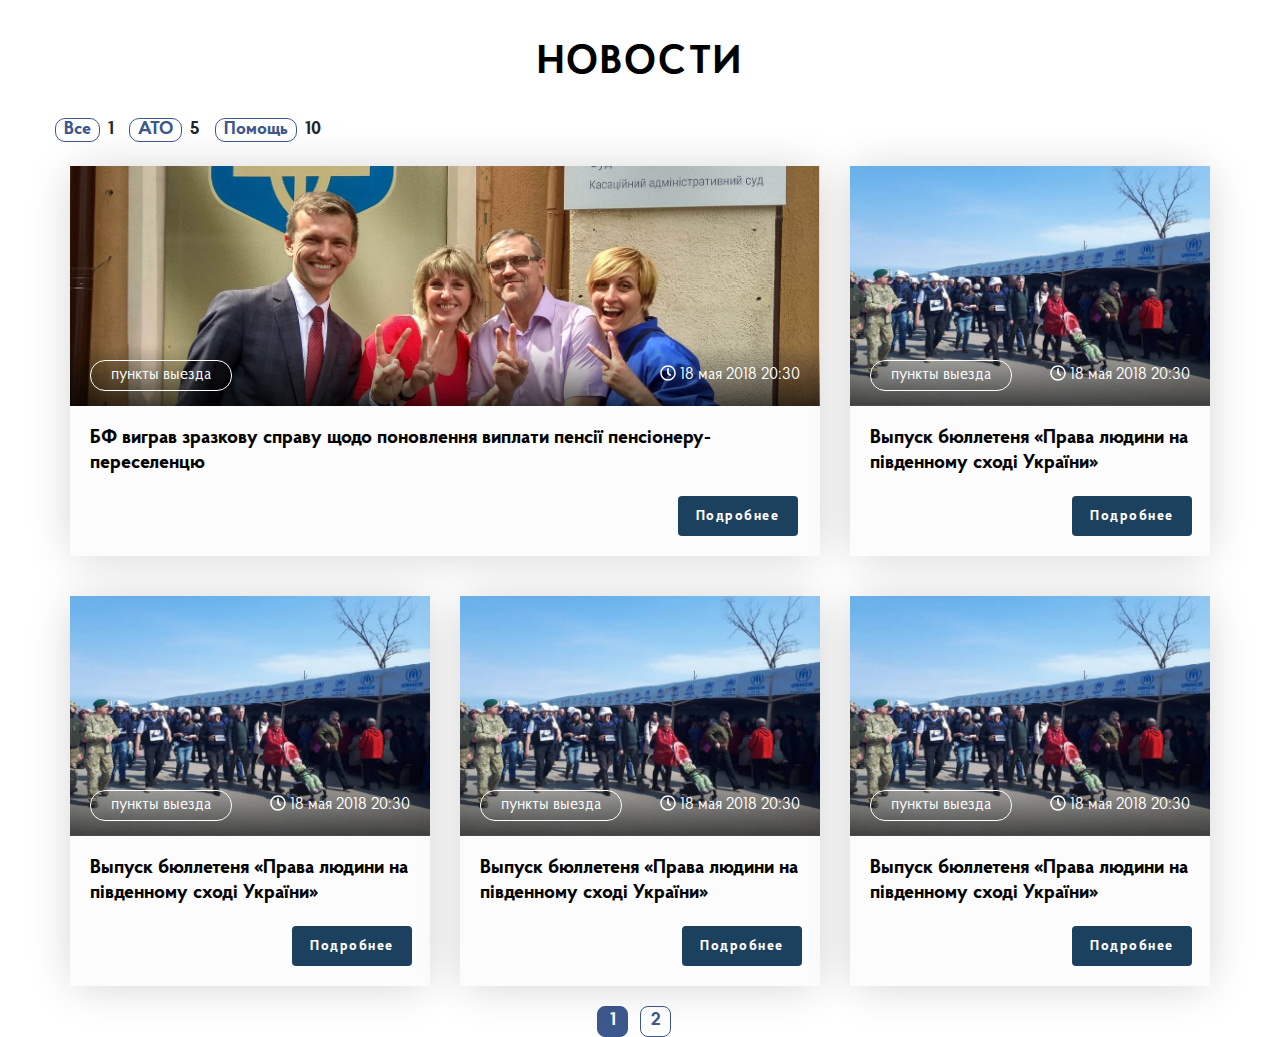
<file: news.html>
<!DOCTYPE html>
<html lang="ru">

<head>

	<meta charset="utf-8">
	<!-- <base href="/"> -->

	<title>ПРАВОВОЙ ДОНБАСС</title>
	<meta name="description" content="Наша цель - донести самую и актуальную правовую информацию по текущей деятельности правозащитных, гуманитарных и других организаций на территории Донецкой области.">

	<meta http-equiv="X-UA-Compatible" content="IE=edge">
	<meta name="viewport" content="width=device-width, initial-scale=1, maximum-scale=1">

	<!-- Template Basic Images Start -->
	<meta property="og:image" content="path/to/image.jpg">
	<link rel="icon" href="img/favicon/favicon.ico">
	<link rel="apple-touch-icon" sizes="180x180" href="img/favicon/apple-touch-icon-180x180.png">
	<!-- Template Basic Images End -->

	<!-- Custom Browsers Color Start -->
	<meta name="theme-color" content="#000">
	<!-- Custom Browsers Color End -->

	<link rel="stylesheet" href="css/main.min.css">
	<link rel="stylesheet" href="https://use.fontawesome.com/releases/v5.0.13/css/all.css" integrity="sha384-DNOHZ68U8hZfKXOrtjWvjxusGo9WQnrNx2sqG0tfsghAvtVlRW3tvkXWZh58N9jp"
	  crossorigin="anonymous">

</head>

<body>

			<!-- NAV-BAR END -->
			<main class="post">
	<div class="container">
			<h2>НОВОСТИ</h2>
			<div class="row">
				<ul class="category_links">
				<li><a href="#">Все</a>1</li>
				<li><a href="#">АТО</a>5</li>
				<li><a href="#">Помощь</a>10</li>
			</ul>
			</div>
			<div class="row">
				<div class="col-12 col-xl-8 col-lg-8 col-md-12 col-sm-12 distance">
					<div class="first_block">
						<a href="#">
							<div class="img_block" style="background-image: url(img/slider-1.png)"> 
								
								<div class="inform">
									<div class="category">пункты выезда</div>
									<div class="time">
										<i class="far fa-clock"></i> 18 мая 2018 20:30
									</div>
								</div>
							</div>
							<div class="preview_article">
								<h3>БФ виграв зразкову справу щодо поновлення виплати пенсiї пенсіонеру-переселенцю</h3>
							</div>
							<a href="#" class="btn btn_blue">Подробнее</a>
						</a>
					</div>
				</div>
				<div class="col-12 col-xl-4 col-lg-4 col-md-6 col-sm-12 distance">
					<div class="second_block">
						<a href="#">
							<div class="img_block">
								<img src="img/news-2.png" alt="">
								<div class="inform">
									<div class="category">пункты выезда</div>
									<div class="time">
										<i class="far fa-clock"></i> 18 мая 2018 20:30
									</div>
								</div>
							</div>
							<div class="preview_article">
								<h3>Выпуск бюллетеня «Права людини на південному сході України»</h3>
							</div>
							<a href="#" class="btn btn_blue">Подробнее</a>
						</a>
					</div>
				</div>
				<div class="col-12 col-xl-4 col-lg-4 col-md-6 col-sm-12 distance">
					<div class="second_block">
						<a href="#">
							<div class="img_block">
								<img src="img/news-2.png" alt="">
								<div class="inform">
									<div class="category">пункты выезда</div>
									<div class="time">
										<i class="far fa-clock"></i> 18 мая 2018 20:30
									</div>
								</div>
							</div>
							<div class="preview_article">
								<h3>Выпуск бюллетеня «Права людини на південному сході України»</h3>
							</div>
							<a href="#" class="btn btn_blue">Подробнее</a>
						</a>
					</div>
				</div>
				<div class="col-12 col-xl-4 col-lg-4 col-md-6 col-sm-12 distance">
					<div class="second_block">
						<a href="#">
							<div class="img_block">
								<img src="img/news-2.png" alt="">
								<div class="inform">
									<div class="category">пункты выезда</div>
									<div class="time">
										<i class="far fa-clock"></i> 18 мая 2018 20:30
									</div>
								</div>
							</div>
							<div class="preview_article">
								<h3>Выпуск бюллетеня «Права людини на південному сході України»</h3>
							</div>
							<a href="#" class="btn btn_blue">Подробнее</a>
						</a>
					</div>
				</div>
				<div class="col-12 col-xl-4 col-lg-4 col-md-6 col-sm-12 distance">
					<div class="second_block">
						<a href="#">
							<div class="img_block">
								<img src="img/news-2.png" alt="">
								<div class="inform">
									<div class="category">пункты выезда</div>
									<div class="time">
										<i class="far fa-clock"></i> 18 мая 2018 20:30
									</div>
								</div>
							</div>
							<div class="preview_article">
								<h3>Выпуск бюллетеня «Права людини на південному сході України»</h3>
							</div>
							<a href="#" class="btn btn_blue">Подробнее</a>
					</div>
				</div>
			</div>
			<div class="pagination">
				<ul class="page-numbers">
					<li><span class="page-numbers current">1</span></li>
					<li><a href="#" class="page-numbers">2</a></li>
				</ul>
			</div>
	</div>
</main>


	<script src="js/scripts.min.js"></script>
</body>

</html>
</file>
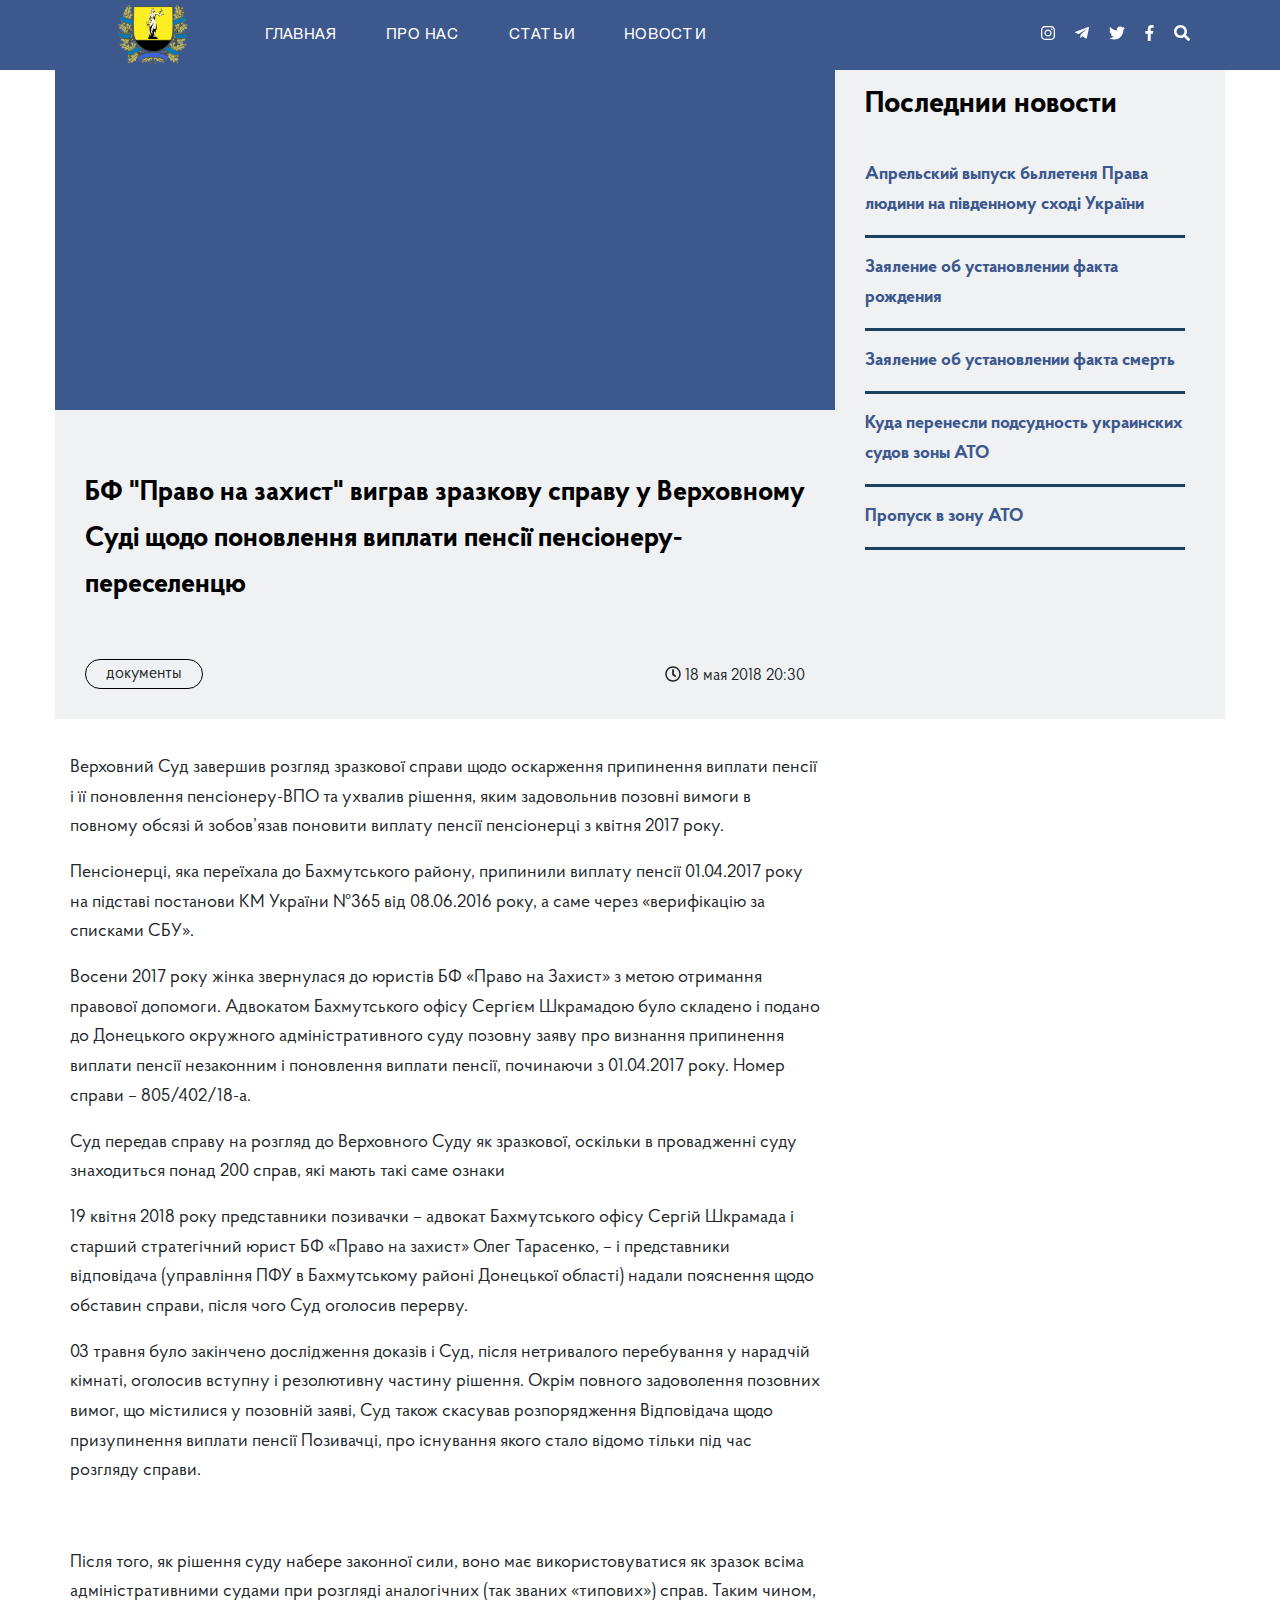
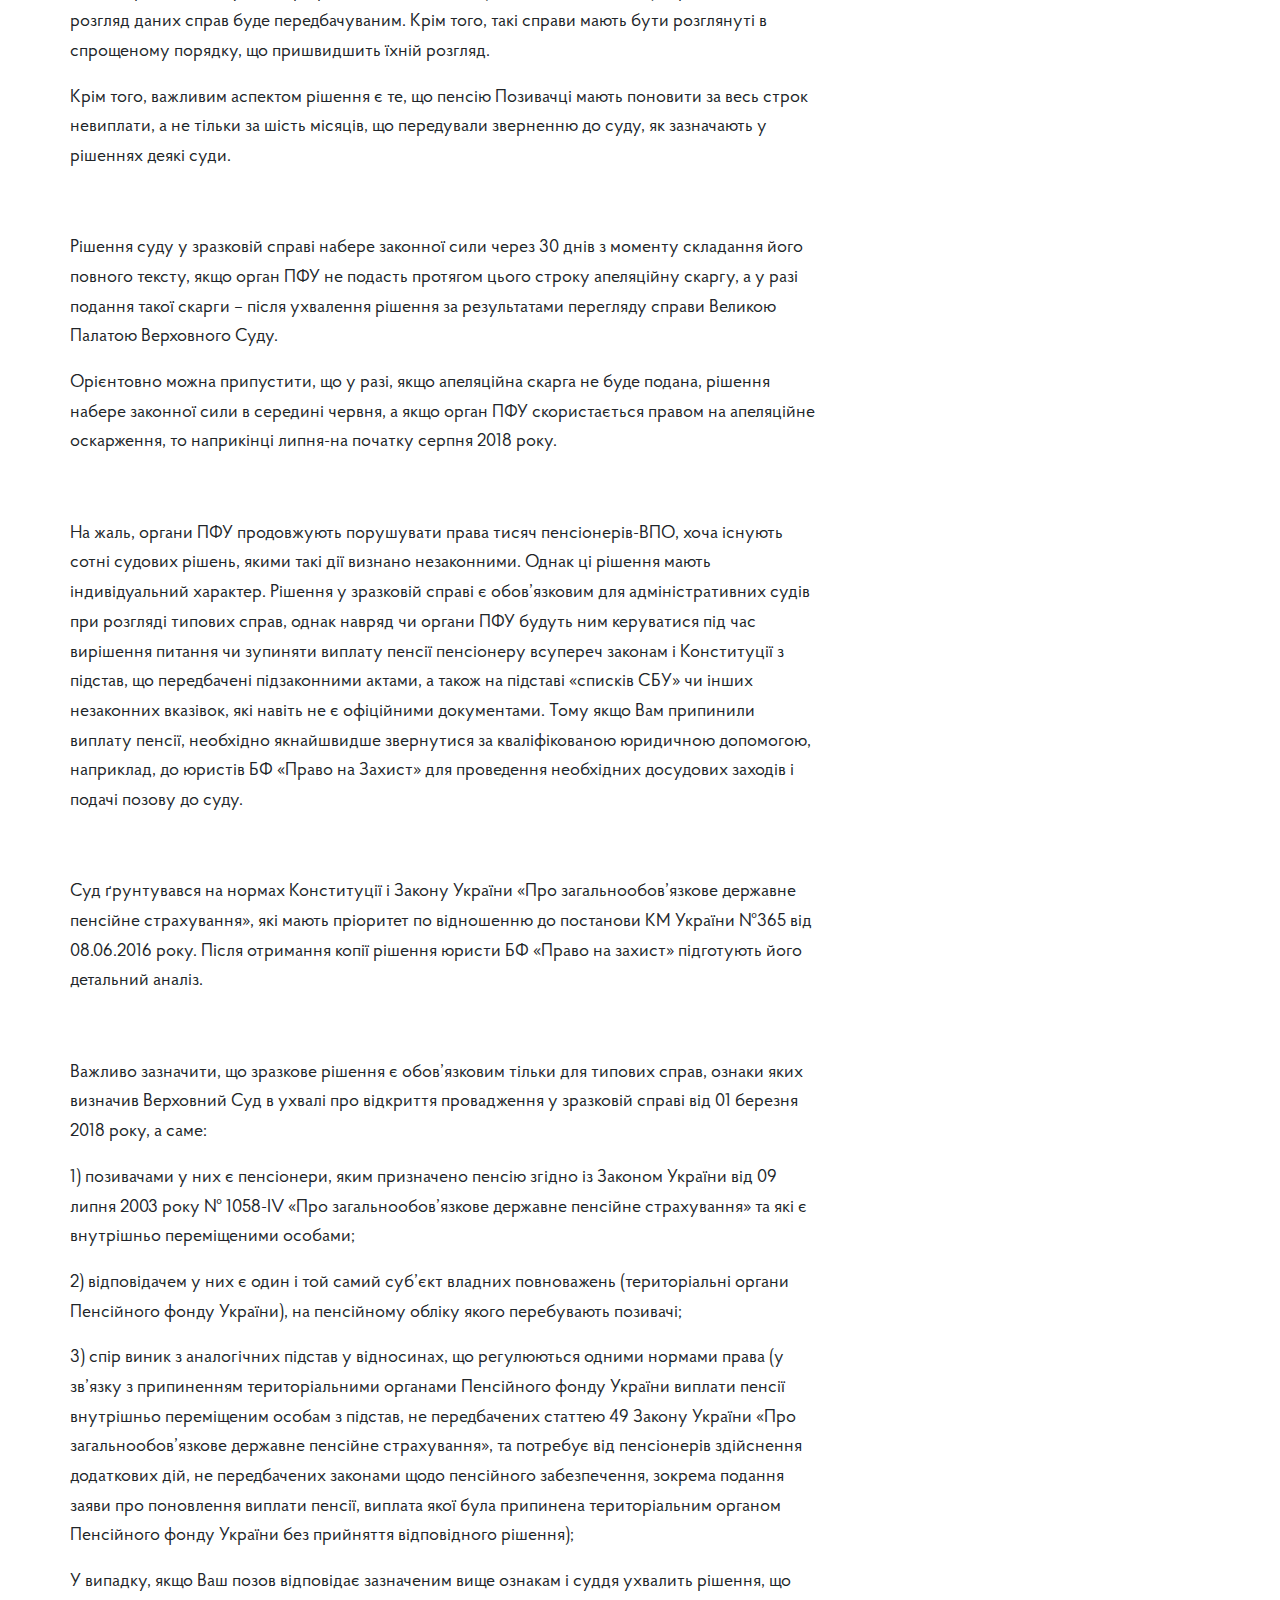
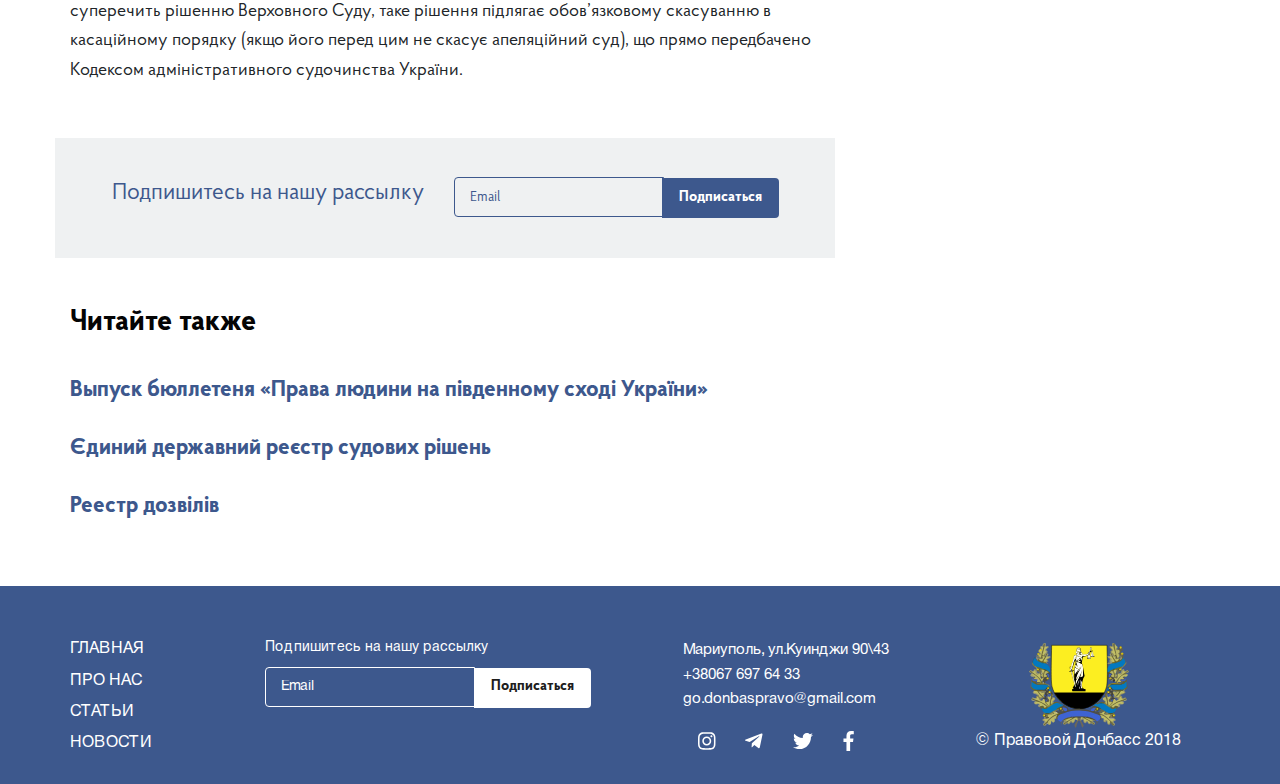
<file: post.html>
<!DOCTYPE html>
<html lang="ru">

<head>

	<meta charset="utf-8">
	<!-- <base href="/"> -->

	<title>Правовой Донбасс</title>
	<meta name="description" content="Наша цель - донести самую и актуальную правовую информацию по текущей деятельности правозащитных, гуманитарных и других организаций на территории Донецкой области.">

	<meta http-equiv="X-UA-Compatible" content="IE=edge">
	<meta name="viewport" content="width=device-width, initial-scale=1, maximum-scale=1">

	<!-- Template Basic Images Start -->
	<meta property="og:image" content="path/to/image.jpg">
	<link rel="icon" href="img/favicon/favicon.ico">
	<link rel="apple-touch-icon" sizes="180x180" href="img/favicon/apple-touch-icon-180x180.png">
	<!-- Template Basic Images End -->

	<!-- Custom Browsers Color Start -->
	<meta name="theme-color" content="#000">
	<!-- Custom Browsers Color End -->

	<link rel="stylesheet" href="css/main.min.css">
	<link rel="stylesheet" href="https://use.fontawesome.com/releases/v5.0.13/css/all.css" integrity="sha384-DNOHZ68U8hZfKXOrtjWvjxusGo9WQnrNx2sqG0tfsghAvtVlRW3tvkXWZh58N9jp"crossorigin="anonymous">

</head>

<body>
<!-- NAV-BAR begin -->
<header> 
		<div class="container-fluid nav">
			<div class="container">
				<div class="row">
					<div class="col-8 col-xl-2 col-lg-2 col-md-5 col-sm-7 logo">
						<a href="#">
							<img class="img_logo img-responsive" src="img/logo.svg" alt="Правовой Донбасс">
							<div class="logo_text ">ПРАВОВОЙ ДОНБАСС</div>
						</a>
					</div>
					<div class="col-5 col-xl-5 col-lg-6 col-md-5 nav-block">
						<nav class="desktop">
							<ul class="nav-bar">
								<li>
									<a href="#">ГЛАВНАЯ</a>
								</li>
								<li>
									<a href="#">ПРО НАС</a>
								</li>
								<li>
									<a href="#">СТАТЬИ</a>
								</li>
								<li>
									<a href="#">НОВОСТИ</a>
								</li>
							</ul>
						</nav>
					</div>
					<div class="col-4 col-xl-3 col-lg-4 col-md-2 offset-2 col-lg-offset-0 soc-nav">
						<ul>
							<li class="soc-nav_icon">
								<a href="#">
									<i class="fab fa-instagram"></i>
								</a>
							</li>
							<li class="soc-nav_icon">
								<a href="#">
									<i class="fab fa-telegram-plane"></i>
								</a>
							</li>
							<li class="soc-nav_icon">
								<a href="#">
									<i class="fab fa-twitter"></i>
								</a>
							</li>
							<li class="soc-nav_icon">
								<a href="#">
									<i class="fab fa-facebook-f"></i>
								</a>
							</li>
							<li>
								<a href="#">
									<i class="fas fa-search"></i>
								</a>
							</li>
							<li class="hamburger">
								<i class="fas fa-bars"></i>
							</li>
						</ul>
					</div>
				</div>
			</div>
		</div>
	</header>
	<!-- NAV-BAR END -->
	<div class="fixed_window">
		<nav class="desktop">
			<ul class="nav-bar">
				<li>
					<a href="#">ГЛАВНАЯ</a>
				</li>
				<li>
					<a href="#">ПРО НАС</a>
				</li>
				<li>
					<a href="#">СТАТЬИ</a>
				</li>
				<li>
					<a href="#">НОВОСТИ</a>
				</li>
			</ul>
		</nav>
		<div class="socials">
				<a href="#">
					<i class="fab fa-instagram"></i>
				</a>
				<a href="#">
					<i class="fab fa-telegram-plane"></i>
				</a>
				<a href="#">
					<i class="fab fa-facebook-f"></i>
				</a>
				<a href="#">
					<i class="fab fa-twitter"></i>
				</a>
			</div>
	</div>
	<main id="post">
		<div class="container">
			<div class="row header">
				<div class="col-12 col-xl-8 col-lg-8 col-md-12 col-sm-12 no-padding">
					<div class="header_post">
						<div class="thumbnail_block_article">
						</div>
						<div class="description_post">
							<h1>БФ "Право на захист" виграв зразкову справу у Верховному Cудi щодо поновлення виплати пенсiї пенсіонеру-переселенцю</h1>
							<div class="inform">
								<div class="group_category">
									<div class="category">документы</div>
								</div>
								<div class="time">
									<i class="far fa-clock"></i> 18 мая 2018 20:30</div>
							</div>
						</div>
					</div>
				</div>
				<div class="col-4 col-xl-4 col-lg-4  useful_info recentle_news_desktop">
					<div class="tittle">Последнии новости</div>
					<ul>
						<li>
							<a href="#">Апрельский выпуск бьллетеня Права людини на південному сході України</a>
						</li>
						<li>
							<a href="#">Заяление об установлении факта рождения</a>
						</li>
						<li>
							<a href="#">Заяление об установлении факта смерть</a>
						</li>
						<li>
							<a href="#">Куда перенесли подсудность украинских судов зоны АТО</a>
						</li>
						<li>
							<a href="#">Пропуск в зону АТО</a>
						</li>
					</ul>
				</div>
			</div>
			<div class="row">
				<div class="col-12 col-xl-8 col-lg-8 col-md-12 col-sm-12 content">
					<p>Верховний Суд завершив розгляд зразкової справи щодо оскарження припинення виплати пенсії і її поновлення пенсіонеру-ВПО
						та ухвалив рішення, яким задовольнив позовні вимоги в повному обсязі й зобов’язав поновити виплату пенсії пенсіонерці
						з квітня 2017 року.</p>
					<p>Пенсіонерці, яка переїхала до Бахмутського району, припинили виплату пенсії 01.04.2017 року на підставі постанови КМ
						України №365 від 08.06.2016 року, а саме через «верифікацію за списками СБУ».</p>
					<p>Восени 2017 року жінка звернулася до юристів БФ «Право на Захист» з метою отримання правової допомоги. Адвокатом Бахмутського
						офісу Сергієм Шкрамадою було складено і подано до Донецького окружного адміністративного суду позовну заяву про визнання
						припинення виплати пенсії незаконним і поновлення виплати пенсії, починаючи з 01.04.2017 року. Номер справи – 805/402/18-а.</p>
					<p>Суд передав справу на розгляд до Верховного Суду як зразкової, оскільки в провадженні суду знаходиться понад 200 справ,
						які мають такі саме ознаки</p>
					<p>19 квітня 2018 року представники позивачки – адвокат Бахмутського офісу Сергій Шкрамада і старший стратегічний юрист
						БФ «Право на захист» Олег Тарасенко, – і представники відповідача (управління ПФУ в Бахмутському районі Донецької області)
						надали пояснення щодо обставин справи, після чого Суд оголосив перерву.</p>
					<p>03 травня було закінчено дослідження доказів і Суд, після нетривалого перебування у нарадчій кімнаті, оголосив вступну
						і резолютивну частину рішення. Окрім повного задоволення позовних вимог, що містилися у позовній заяві, Суд також скасував
						розпорядження Відповідача щодо призупинення виплати пенсії Позивачці, про існування якого стало відомо тільки під час
						розгляду справи.</p>
					<p>
						<b>ЧОМУ СПРАВА ВАЖЛИВА ДЛЯ ВСІХ ПЕНСІОНЕРІВ-ВПО?</b>
					</p>
					<p>Після того, як рішення суду набере законної сили, воно має використовуватися як зразок всіма адміністративними судами
						при розгляді аналогічних (так званих «типових») справ. Таким чином, розгляд даних справ буде передбачуваним. Крім того,
						такі справи мають бути розглянуті в спрощеному порядку, що пришвидшить їхній розгляд.</p>

					<p>Крім того, важливим аспектом рішення є те, що пенсію Позивачці мають поновити за весь строк невиплати, а не тільки за
						шість місяців, що передували зверненню до суду, як зазначають у рішеннях деякі суди.</p>
					<p>
						<b>КОЛИ ЗРАЗКОВЕ РІШЕННЯ СТАНЕ ОБОВ‘ЯЗКОВИМ ДЛЯ ЗАСТОСУВАННЯ СУДАМИ?</b>
					</p>
					<p>Рішення суду у зразковій справі набере законної сили через 30 днів з моменту складання його повного тексту, якщо орган
						ПФУ не подасть протягом цього строку апеляційну скаргу, а у разі подання такої скарги – після ухвалення рішення за
						результатами перегляду справи Великою Палатою Верховного Суду.</p>
					<p>Орієнтовно можна припустити, що у разі, якщо апеляційна скарга не буде подана, рішення набере законної сили в середині
						червня, а якщо орган ПФУ скористається правом на апеляційне оскарження, то наприкінці липня-на початку серпня 2018
						року.</p>
					<p>
						<b>ЧИ ТРЕБА ПРОДОВЖУВАТИ ЗВЕРТАТИСЯ ДО СУДУ У РАЗІ ПРИПИНЕННЯ ВИПЛАТИ ПЕНСІЇ?</b>
					</p>
					<p>На жаль, органи ПФУ продовжують порушувати права тисяч пенсіонерів-ВПО, хоча існують сотні судових рішень, якими такі
						дії визнано незаконними. Однак ці рішення мають індивідуальний характер. Рішення у зразковій справі є обов’язковим
						для адміністративних судів при розгляді типових справ, однак навряд чи органи ПФУ будуть ним керуватися під час вирішення
						питання чи зупиняти виплату пенсії пенсіонеру всупереч законам і Конституції з підстав, що передбачені підзаконними
						актами, а також на підставі «списків СБУ» чи інших незаконних вказівок, які навіть не є офіційними документами. Тому
						якщо Вам припинили виплату пенсії, необхідно якнайшвидше звернутися за кваліфікованою юридичною допомогою, наприклад,
						до юристів БФ «Право на Захист» для проведення необхідних досудових заходів і подачі позову до суду.</p>
					<p>
						<b>НА ЧОМУ ҐРУНТУЄТЬСЯ РІШЕННЯ ВЕРХОВНОГО СУДУ?</b>
					</p>
					<p>Суд ґрунтувався на нормах Конституції і Закону України «Про загальнообов’язкове державне пенсійне страхування», які
						мають пріоритет по відношенню до постанови КМ України №365 від 08.06.2016 року. Після отримання копії рішення юристи
						БФ «Право на захист» підготують його детальний аналіз.</p>
					<p>
						<b>ЩО ТРАПИТЬСЯ, ЯКЩО Я ПОДАМ АНАЛОГІЧНИЙ ПОЗОВ, А СУД УХВАЛИТЬ НЕГАТИВНЕ РІШЕННЯ?</b>
					</p>
					<p>Важливо зазначити, що зразкове рішення є обов’язковим тільки для типових справ, ознаки яких визначив Верховний Суд в
						ухвалі про відкриття провадження у зразковій справі від 01 березня 2018 року, а саме:</p>
					<p>1) позивачами у них є пенсіонери, яким призначено пенсію згідно із Законом України від 09 липня 2003 року № 1058-ІV
						«Про загальнообов’язкове державне пенсійне страхування» та які є внутрішньо переміщеними особами;</p>

					<p>2) відповідачем у них є один і той самий суб’єкт владних повноважень (територіальні органи Пенсійного фонду України),
						на пенсійному обліку якого перебувають позивачі;</p>

					<p>3) спір виник з аналогічних підстав у відносинах, що регулюються одними нормами права (у зв’язку з припиненням територіальними
						органами Пенсійного фонду України виплати пенсії внутрішньо переміщеним особам з підстав, не передбачених статтею 49
						Закону України «Про загальнообов’язкове державне пенсійне страхування», та потребує від пенсіонерів здійснення додаткових
						дій, не передбачених законами щодо пенсійного забезпечення, зокрема подання заяви про поновлення виплати пенсії, виплата
						якої була припинена територіальним органом Пенсійного фонду України без прийняття відповідного рішення);</p>
					<p>У випадку, якщо Ваш позов відповідає зазначеним вище ознакам і суддя ухвалить рішення, що суперечить рішенню Верховного
						Суду, таке рішення підлягає обов’язковому скасуванню в касаційному порядку (якщо його перед цим не скасує апеляційний
						суд), що прямо передбачено Кодексом адміністративного судочинства України.</p>

				</div>
			</div>
			<div class="row">
				<div class="col-12 col-xl-8 col-lg-8 col-md-12 col-sm-12 subscribe_block">
					<label for="subscribe">Подпишитесь на нашу рассылку</label>
					<form action="#">
					<input type="email" name="subscribe" placeholder="Email">
					<button>Подписаться</button>
				</form>
				</div>
			</div>
			<div class="row">
				<div class="col-12 col-xl-8 col-lg-8 col-md-12 col-sm-12 recomendation">
					<div class="tittle">Читайте также</div>
					<ul>
						<li><a href="#">Выпуск бюллетеня «Права людини на південному сході України»</a></li>
						<li><a href="#">Єдиний державний реєстр судових рішень</a></li>
						<li><a href="#">Реестр дозвілів</a></li>
					</ul>
				</div>
			</div>
		</div>
	</main>
	<footer>
			<div class="container-fluid">
				<div class="container">
					<div class="row">
						<div class="col-12 order-12 col-xl-3 col-lg-3 col-md-4 col-sm-6 logo_column">
							<img class="logo_copy img-responsive" src="img/logo.svg" alt="Правовой Донбасс">
							<div class="right_copy">© Правовой Донбасс 2018</div>
						</div>
						<div class="col-2 col-xl-2 hidden-md nav-block__footer">
							<nav>
								<ul class="nav-bar">
									<li>
										<a href="#">ГЛАВНАЯ</a>
									</li>
									<li>
										<a href="#">ПРО НАС</a>
									</li>
									<li>
										<a href="#">СТАТЬИ</a>
									</li>
									<li>
										<a href="#">НОВОСТИ</a>
									</li>
								</ul>
							</nav>
						</div>
						<div class="col-4 col-xl-4 col-lg-5 subscribe_block">
							<label for="subscribe">Подпишитесь на нашу рассылку</label>
							<input type="email" name="subscribe" placeholder="Email">
							<button>Подписаться</button>
						</div>
						<div class="col-12 col-xl-3 col-lg-4 col-md-5 col-sm-6 contacts">
							<ul>
								<li>Мариуполь, ул.Куинджи 90\43</li>
								<li>
									<a href="tel:+380676976433">+38067 697 64 33</a>
								</li>
								<li>
									<a href="mailto:go.donbaspravo@gmail.com">go.donbaspravo@gmail.com</a>
								</li>
							</ul>
							<ul class="soc-nav_footer">
								<li>
									<a href="#">
										<i class="fab fa-instagram"></i>
									</a>
								</li>
								<li>
									<a href="#">
										<i class="fab fa-telegram-plane"></i>
									</a>
								</li>
								<li>
									<a href="#">
										<i class="fab fa-twitter"></i>
									</a>
								</li>
								<li>
									<a href="#">
										<i class="fab fa-facebook-f"></i>
									</a>
								</li>
							</ul>
						</div>
					</div>
				</div>
			</div>
		</footer>



	<script src="js/scripts.min.js"></script>

</body>

</html>
</file>
<file: css/main.min.css>
#slider1{height:1%;margin:30px 0 0;overflow:hidden;position:relative;padding:0 50px 10px}#slider1 .viewport{height:125px;overflow:hidden;position:relative}#slider1 .buttons{background:#c01313;border-radius:35px;display:block;position:absolute;top:50%;left:0;width:35px;height:35px;color:#fff;font-weight:700;text-align:center;line-height:35px;text-decoration:none;font-size:22px}#slider1 .next{right:0;left:auto;top:50%}#slider1 .buttons:hover{color:#c01313;background:#fff}#slider1 .disable{visibility:hidden}#slider1 .overview{list-style:none;position:absolute;padding:0;margin:0;width:240px;left:0;top:0}#slider1 .overview li{float:left;margin:0 20px 0 0;padding:1px;height:121px;border:1px solid #dcdcdc;width:236px}.animsition,.animsition-overlay{position:relative;opacity:0;-webkit-animation-fill-mode:both;-o-animation-fill-mode:both;animation-fill-mode:both}.animsition-loading{position:fixed;top:0;z-index:1000;width:100%;height:100%;background:url(data:image/svg+xml,%3Csvg%20xmlns%3D%22http%3A//www.w3.org/2000/svg%22%20viewBox%3D%220%200%2032%2032%22%20width%3D%2232%22%20height%3D%2232%22%20fill%3D%22%23ccc%22%3E%0A%20%20%3Cpath%20opacity%3D%22.25%22%20d%3D%22M16%200%20A16%2016%200%200%200%2016%2032%20A16%2016%200%200%200%2016%200%20M16%204%20A12%2012%200%200%201%2016%2028%20A12%2012%200%200%201%2016%204%22/%3E%0A%20%20%3Cpath%20d%3D%22M16%200%20A16%2016%200%200%201%2032%2016%20L28%2016%20A12%2012%200%200%200%2016%204z%22%3E%0A%20%20%20%20%3CanimateTransform%20attributeName%3D%22transform%22%20type%3D%22rotate%22%20from%3D%220%2016%2016%22%20to%3D%22360%2016%2016%22%20dur%3D%220.8s%22%20repeatCount%3D%22indefinite%22%20/%3E%0A%20%20%3C/path%3E%0A%3C/svg%3E%0A%0A) center center no-repeat;-webkit-animation-fill-mode:both;-o-animation-fill-mode:both;animation-fill-mode:both}.animsition-loading:after{position:fixed;top:50%;width:100%;margin-top:20px;font-size:16px;color:#aaa;text-align:center;content:"Loading"}.animsition-overlay-slide{position:fixed;z-index:1;width:100%;height:100%;background-color:#ddd}@-webkit-keyframes fade-in{0%{opacity:0}100%{opacity:1}}@-o-keyframes fade-in{0%{opacity:0}100%{opacity:1}}@keyframes fade-in{0%{opacity:0}100%{opacity:1}}.fade-in{-webkit-animation-name:fade-in;-o-animation-name:fade-in;animation-name:fade-in}@-webkit-keyframes fade-out{0%{opacity:1}100%{opacity:0}}@-o-keyframes fade-out{0%{opacity:1}100%{opacity:0}}@keyframes fade-out{0%{opacity:1}100%{opacity:0}}.fade-out{-webkit-animation-name:fade-out;-o-animation-name:fade-out;animation-name:fade-out}@-webkit-keyframes fade-in-up{0%{opacity:0;-webkit-transform:translateY(500px);transform:translateY(500px)}100%{opacity:1;-webkit-transform:translateY(0);transform:translateY(0)}}@-o-keyframes fade-in-up{0%{opacity:0;-o-transform:translateY(500px);transform:translateY(500px)}100%{opacity:1;-o-transform:translateY(0);transform:translateY(0)}}@keyframes fade-in-up{0%{opacity:0;-webkit-transform:translateY(500px);-o-transform:translateY(500px);transform:translateY(500px)}100%{opacity:1;-webkit-transform:translateY(0);-o-transform:translateY(0);transform:translateY(0)}}.fade-in-up{-webkit-animation-name:fade-in-up;-o-animation-name:fade-in-up;animation-name:fade-in-up}@-webkit-keyframes fade-out-up{0%{opacity:1;-webkit-transform:translateY(0);transform:translateY(0)}100%{opacity:0;-webkit-transform:translateY(-500px);transform:translateY(-500px)}}@-o-keyframes fade-out-up{0%{opacity:1;-o-transform:translateY(0);transform:translateY(0)}100%{opacity:0;-o-transform:translateY(-500px);transform:translateY(-500px)}}@keyframes fade-out-up{0%{opacity:1;-webkit-transform:translateY(0);-o-transform:translateY(0);transform:translateY(0)}100%{opacity:0;-webkit-transform:translateY(-500px);-o-transform:translateY(-500px);transform:translateY(-500px)}}.fade-out-up{-webkit-animation-name:fade-out-up;-o-animation-name:fade-out-up;animation-name:fade-out-up}@-webkit-keyframes fade-in-up-sm{0%{opacity:0;-webkit-transform:translateY(100px);transform:translateY(100px)}100%{opacity:1;-webkit-transform:translateY(0);transform:translateY(0)}}@-o-keyframes fade-in-up-sm{0%{opacity:0;-o-transform:translateY(100px);transform:translateY(100px)}100%{opacity:1;-o-transform:translateY(0);transform:translateY(0)}}@keyframes fade-in-up-sm{0%{opacity:0;-webkit-transform:translateY(100px);-o-transform:translateY(100px);transform:translateY(100px)}100%{opacity:1;-webkit-transform:translateY(0);-o-transform:translateY(0);transform:translateY(0)}}.fade-in-up-sm{-webkit-animation-name:fade-in-up-sm;-o-animation-name:fade-in-up-sm;animation-name:fade-in-up-sm}@-webkit-keyframes fade-out-up-sm{0%{opacity:1;-webkit-transform:translateY(0);transform:translateY(0)}100%{opacity:0;-webkit-transform:translateY(-100px);transform:translateY(-100px)}}@-o-keyframes fade-out-up-sm{0%{opacity:1;-o-transform:translateY(0);transform:translateY(0)}100%{opacity:0;-o-transform:translateY(-100px);transform:translateY(-100px)}}@keyframes fade-out-up-sm{0%{opacity:1;-webkit-transform:translateY(0);-o-transform:translateY(0);transform:translateY(0)}100%{opacity:0;-webkit-transform:translateY(-100px);-o-transform:translateY(-100px);transform:translateY(-100px)}}.fade-out-up-sm{-webkit-animation-name:fade-out-up-sm;-o-animation-name:fade-out-up-sm;animation-name:fade-out-up-sm}@-webkit-keyframes fade-in-up-lg{0%{opacity:0;-webkit-transform:translateY(1000px);transform:translateY(1000px)}100%{opacity:1;-webkit-transform:translateY(0);transform:translateY(0)}}@-o-keyframes fade-in-up-lg{0%{opacity:0;-o-transform:translateY(1000px);transform:translateY(1000px)}100%{opacity:1;-o-transform:translateY(0);transform:translateY(0)}}@keyframes fade-in-up-lg{0%{opacity:0;-webkit-transform:translateY(1000px);-o-transform:translateY(1000px);transform:translateY(1000px)}100%{opacity:1;-webkit-transform:translateY(0);-o-transform:translateY(0);transform:translateY(0)}}.fade-in-up-lg{-webkit-animation-name:fade-in-up-lg;-o-animation-name:fade-in-up-lg;animation-name:fade-in-up-lg}@-webkit-keyframes fade-out-up-lg{0%{opacity:1;-webkit-transform:translateY(0);transform:translateY(0)}100%{opacity:0;-webkit-transform:translateY(-1000px);transform:translateY(-1000px)}}@-o-keyframes fade-out-up-lg{0%{opacity:1;-o-transform:translateY(0);transform:translateY(0)}100%{opacity:0;-o-transform:translateY(-1000px);transform:translateY(-1000px)}}@keyframes fade-out-up-lg{0%{opacity:1;-webkit-transform:translateY(0);-o-transform:translateY(0);transform:translateY(0)}100%{opacity:0;-webkit-transform:translateY(-1000px);-o-transform:translateY(-1000px);transform:translateY(-1000px)}}.fade-out-up-lg{-webkit-animation-name:fade-out-up-lg;-o-animation-name:fade-out-up-lg;animation-name:fade-out-up-lg}@-webkit-keyframes fade-in-down{0%{opacity:0;-webkit-transform:translateY(-500px);transform:translateY(-500px)}100%{opacity:1;-webkit-transform:translateY(0);transform:translateY(0)}}@-o-keyframes fade-in-down{0%{opacity:0;-o-transform:translateY(-500px);transform:translateY(-500px)}100%{opacity:1;-o-transform:translateY(0);transform:translateY(0)}}@keyframes fade-in-down{0%{opacity:0;-webkit-transform:translateY(-500px);-o-transform:translateY(-500px);transform:translateY(-500px)}100%{opacity:1;-webkit-transform:translateY(0);-o-transform:translateY(0);transform:translateY(0)}}.fade-in-down{-webkit-animation-name:fade-in-down;-o-animation-name:fade-in-down;animation-name:fade-in-down}@-webkit-keyframes fade-out-down{0%{opacity:1;-webkit-transform:translateY(0);transform:translateY(0)}100%{opacity:0;-webkit-transform:translateY(500px);transform:translateY(500px)}}@-o-keyframes fade-out-down{0%{opacity:1;-o-transform:translateY(0);transform:translateY(0)}100%{opacity:0;-o-transform:translateY(500px);transform:translateY(500px)}}@keyframes fade-out-down{0%{opacity:1;-webkit-transform:translateY(0);-o-transform:translateY(0);transform:translateY(0)}100%{opacity:0;-webkit-transform:translateY(500px);-o-transform:translateY(500px);transform:translateY(500px)}}.fade-out-down{-webkit-animation-name:fade-out-down;-o-animation-name:fade-out-down;animation-name:fade-out-down}@-webkit-keyframes fade-in-down-sm{0%{opacity:0;-webkit-transform:translateY(-100px);transform:translateY(-100px)}100%{opacity:1;-webkit-transform:translateY(0);transform:translateY(0)}}@-o-keyframes fade-in-down-sm{0%{opacity:0;-o-transform:translateY(-100px);transform:translateY(-100px)}100%{opacity:1;-o-transform:translateY(0);transform:translateY(0)}}@keyframes fade-in-down-sm{0%{opacity:0;-webkit-transform:translateY(-100px);-o-transform:translateY(-100px);transform:translateY(-100px)}100%{opacity:1;-webkit-transform:translateY(0);-o-transform:translateY(0);transform:translateY(0)}}.fade-in-down-sm{-webkit-animation-name:fade-in-down-sm;-o-animation-name:fade-in-down-sm;animation-name:fade-in-down-sm}@-webkit-keyframes fade-out-down-sm{0%{opacity:1;-webkit-transform:translateY(0);transform:translateY(0)}100%{opacity:0;-webkit-transform:translateY(100px);transform:translateY(100px)}}@-o-keyframes fade-out-down-sm{0%{opacity:1;-o-transform:translateY(0);transform:translateY(0)}100%{opacity:0;-o-transform:translateY(100px);transform:translateY(100px)}}@keyframes fade-out-down-sm{0%{opacity:1;-webkit-transform:translateY(0);-o-transform:translateY(0);transform:translateY(0)}100%{opacity:0;-webkit-transform:translateY(100px);-o-transform:translateY(100px);transform:translateY(100px)}}.fade-out-down-sm{-webkit-animation-name:fade-out-down-sm;-o-animation-name:fade-out-down-sm;animation-name:fade-out-down-sm}@-webkit-keyframes fade-in-down-lg{0%{opacity:0;-webkit-transform:translateY(-1000px);transform:translateY(-1000px)}100%{opacity:1;-webkit-transform:translateY(0);transform:translateY(0)}}@-o-keyframes fade-in-down-lg{0%{opacity:0;-o-transform:translateY(-1000px);transform:translateY(-1000px)}100%{opacity:1;-o-transform:translateY(0);transform:translateY(0)}}@keyframes fade-in-down-lg{0%{opacity:0;-webkit-transform:translateY(-1000px);-o-transform:translateY(-1000px);transform:translateY(-1000px)}100%{opacity:1;-webkit-transform:translateY(0);-o-transform:translateY(0);transform:translateY(0)}}.fade-in-down-lg{-webkit-animation-name:fade-in-down;-o-animation-name:fade-in-down;animation-name:fade-in-down}@-webkit-keyframes fade-out-down-lg{0%{opacity:1;-webkit-transform:translateY(0);transform:translateY(0)}100%{opacity:0;-webkit-transform:translateY(1000px);transform:translateY(1000px)}}@-o-keyframes fade-out-down-lg{0%{opacity:1;-o-transform:translateY(0);transform:translateY(0)}100%{opacity:0;-o-transform:translateY(1000px);transform:translateY(1000px)}}@keyframes fade-out-down-lg{0%{opacity:1;-webkit-transform:translateY(0);-o-transform:translateY(0);transform:translateY(0)}100%{opacity:0;-webkit-transform:translateY(1000px);-o-transform:translateY(1000px);transform:translateY(1000px)}}.fade-out-down-lg{-webkit-animation-name:fade-out-down-lg;-o-animation-name:fade-out-down-lg;animation-name:fade-out-down-lg}@-webkit-keyframes fade-in-left{0%{opacity:0;-webkit-transform:translateX(-500px);transform:translateX(-500px)}100%{opacity:1;-webkit-transform:translateX(0);transform:translateX(0)}}@-o-keyframes fade-in-left{0%{opacity:0;-o-transform:translateX(-500px);transform:translateX(-500px)}100%{opacity:1;-o-transform:translateX(0);transform:translateX(0)}}@keyframes fade-in-left{0%{opacity:0;-webkit-transform:translateX(-500px);-o-transform:translateX(-500px);transform:translateX(-500px)}100%{opacity:1;-webkit-transform:translateX(0);-o-transform:translateX(0);transform:translateX(0)}}.fade-in-left{-webkit-animation-name:fade-in-left;-o-animation-name:fade-in-left;animation-name:fade-in-left}@-webkit-keyframes fade-out-left{0%{opacity:1;-webkit-transform:translateX(0);transform:translateX(0)}100%{opacity:0;-webkit-transform:translateX(-500px);transform:translateX(-500px)}}@-o-keyframes fade-out-left{0%{opacity:1;-o-transform:translateX(0);transform:translateX(0)}100%{opacity:0;-o-transform:translateX(-500px);transform:translateX(-500px)}}@keyframes fade-out-left{0%{opacity:1;-webkit-transform:translateX(0);-o-transform:translateX(0);transform:translateX(0)}100%{opacity:0;-webkit-transform:translateX(-500px);-o-transform:translateX(-500px);transform:translateX(-500px)}}.fade-out-left{-webkit-animation-name:fade-out-left;-o-animation-name:fade-out-left;animation-name:fade-out-left}@-webkit-keyframes fade-in-left-sm{0%{opacity:0;-webkit-transform:translateX(-100px);transform:translateX(-100px)}100%{opacity:1;-webkit-transform:translateX(0);transform:translateX(0)}}@-o-keyframes fade-in-left-sm{0%{opacity:0;-o-transform:translateX(-100px);transform:translateX(-100px)}100%{opacity:1;-o-transform:translateX(0);transform:translateX(0)}}@keyframes fade-in-left-sm{0%{opacity:0;-webkit-transform:translateX(-100px);-o-transform:translateX(-100px);transform:translateX(-100px)}100%{opacity:1;-webkit-transform:translateX(0);-o-transform:translateX(0);transform:translateX(0)}}.fade-in-left-sm{-webkit-animation-name:fade-in-left-sm;-o-animation-name:fade-in-left-sm;animation-name:fade-in-left-sm}@-webkit-keyframes fade-out-left-sm{0%{opacity:1;-webkit-transform:translateX(0);transform:translateX(0)}100%{opacity:0;-webkit-transform:translateX(-100px);transform:translateX(-100px)}}@-o-keyframes fade-out-left-sm{0%{opacity:1;-o-transform:translateX(0);transform:translateX(0)}100%{opacity:0;-o-transform:translateX(-100px);transform:translateX(-100px)}}@keyframes fade-out-left-sm{0%{opacity:1;-webkit-transform:translateX(0);-o-transform:translateX(0);transform:translateX(0)}100%{opacity:0;-webkit-transform:translateX(-100px);-o-transform:translateX(-100px);transform:translateX(-100px)}}.fade-out-left-sm{-webkit-animation-name:fade-out-left-sm;-o-animation-name:fade-out-left-sm;animation-name:fade-out-left-sm}@-webkit-keyframes fade-in-left-lg{0%{opacity:0;-webkit-transform:translateX(-1500px);transform:translateX(-1500px)}100%{opacity:1;-webkit-transform:translateX(0);transform:translateX(0)}}@-o-keyframes fade-in-left-lg{0%{opacity:0;-o-transform:translateX(-1500px);transform:translateX(-1500px)}100%{opacity:1;-o-transform:translateX(0);transform:translateX(0)}}@keyframes fade-in-left-lg{0%{opacity:0;-webkit-transform:translateX(-1500px);-o-transform:translateX(-1500px);transform:translateX(-1500px)}100%{opacity:1;-webkit-transform:translateX(0);-o-transform:translateX(0);transform:translateX(0)}}.fade-in-left-lg{-webkit-animation-name:fade-in-left-lg;-o-animation-name:fade-in-left-lg;animation-name:fade-in-left-lg}@-webkit-keyframes fade-out-left-lg{0%{opacity:1;-webkit-transform:translateX(0);transform:translateX(0)}100%{opacity:0;-webkit-transform:translateX(-1500px);transform:translateX(-1500px)}}@-o-keyframes fade-out-left-lg{0%{opacity:1;-o-transform:translateX(0);transform:translateX(0)}100%{opacity:0;-o-transform:translateX(-1500px);transform:translateX(-1500px)}}@keyframes fade-out-left-lg{0%{opacity:1;-webkit-transform:translateX(0);-o-transform:translateX(0);transform:translateX(0)}100%{opacity:0;-webkit-transform:translateX(-1500px);-o-transform:translateX(-1500px);transform:translateX(-1500px)}}.fade-out-left-lg{-webkit-animation-name:fade-out-left-lg;-o-animation-name:fade-out-left-lg;animation-name:fade-out-left-lg}@-webkit-keyframes fade-in-right{0%{opacity:0;-webkit-transform:translateX(500px);transform:translateX(500px)}100%{opacity:1;-webkit-transform:translateX(0);transform:translateX(0)}}@-o-keyframes fade-in-right{0%{opacity:0;-o-transform:translateX(500px);transform:translateX(500px)}100%{opacity:1;-o-transform:translateX(0);transform:translateX(0)}}@keyframes fade-in-right{0%{opacity:0;-webkit-transform:translateX(500px);-o-transform:translateX(500px);transform:translateX(500px)}100%{opacity:1;-webkit-transform:translateX(0);-o-transform:translateX(0);transform:translateX(0)}}.fade-in-right{-webkit-animation-name:fade-in-right;-o-animation-name:fade-in-right;animation-name:fade-in-right}@-webkit-keyframes fade-out-right{0%{opacity:1;-webkit-transform:translateX(0);transform:translateX(0)}100%{opacity:0;-webkit-transform:translateX(500px);transform:translateX(500px)}}@-o-keyframes fade-out-right{0%{opacity:1;-o-transform:translateX(0);transform:translateX(0)}100%{opacity:0;-o-transform:translateX(500px);transform:translateX(500px)}}@keyframes fade-out-right{0%{opacity:1;-webkit-transform:translateX(0);-o-transform:translateX(0);transform:translateX(0)}100%{opacity:0;-webkit-transform:translateX(500px);-o-transform:translateX(500px);transform:translateX(500px)}}.fade-out-right{-webkit-animation-name:fade-out-right;-o-animation-name:fade-out-right;animation-name:fade-out-right}@-webkit-keyframes fade-in-right-sm{0%{opacity:0;-webkit-transform:translateX(100px);transform:translateX(100px)}100%{opacity:1;-webkit-transform:translateX(0);transform:translateX(0)}}@-o-keyframes fade-in-right-sm{0%{opacity:0;-o-transform:translateX(100px);transform:translateX(100px)}100%{opacity:1;-o-transform:translateX(0);transform:translateX(0)}}@keyframes fade-in-right-sm{0%{opacity:0;-webkit-transform:translateX(100px);-o-transform:translateX(100px);transform:translateX(100px)}100%{opacity:1;-webkit-transform:translateX(0);-o-transform:translateX(0);transform:translateX(0)}}.fade-in-right-sm{-webkit-animation-name:fade-in-right-sm;-o-animation-name:fade-in-right-sm;animation-name:fade-in-right-sm}@-webkit-keyframes fade-out-right-sm{0%{opacity:1;-webkit-transform:translateX(0);transform:translateX(0)}100%{opacity:0;-webkit-transform:translateX(100px);transform:translateX(100px)}}@-o-keyframes fade-out-right-sm{0%{opacity:1;-o-transform:translateX(0);transform:translateX(0)}100%{opacity:0;-o-transform:translateX(100px);transform:translateX(100px)}}@keyframes fade-out-right-sm{0%{opacity:1;-webkit-transform:translateX(0);-o-transform:translateX(0);transform:translateX(0)}100%{opacity:0;-webkit-transform:translateX(100px);-o-transform:translateX(100px);transform:translateX(100px)}}.fade-out-right-sm{-webkit-animation-name:fade-out-right-sm;-o-animation-name:fade-out-right-sm;animation-name:fade-out-right-sm}@-webkit-keyframes fade-in-right-lg{0%{opacity:0;-webkit-transform:translateX(1500px);transform:translateX(1500px)}100%{opacity:1;-webkit-transform:translateX(0);transform:translateX(0)}}@-o-keyframes fade-in-right-lg{0%{opacity:0;-o-transform:translateX(1500px);transform:translateX(1500px)}100%{opacity:1;-o-transform:translateX(0);transform:translateX(0)}}@keyframes fade-in-right-lg{0%{opacity:0;-webkit-transform:translateX(1500px);-o-transform:translateX(1500px);transform:translateX(1500px)}100%{opacity:1;-webkit-transform:translateX(0);-o-transform:translateX(0);transform:translateX(0)}}.fade-in-right-lg{-webkit-animation-name:fade-in-right-lg;-o-animation-name:fade-in-right-lg;animation-name:fade-in-right-lg}@-webkit-keyframes fade-out-right-lg{0%{opacity:1;-webkit-transform:translateX(0);transform:translateX(0)}100%{opacity:0;-webkit-transform:translateX(1500px);transform:translateX(1500px)}}@-o-keyframes fade-out-right-lg{0%{opacity:1;-o-transform:translateX(0);transform:translateX(0)}100%{opacity:0;-o-transform:translateX(1500px);transform:translateX(1500px)}}@keyframes fade-out-right-lg{0%{opacity:1;-webkit-transform:translateX(0);-o-transform:translateX(0);transform:translateX(0)}100%{opacity:0;-webkit-transform:translateX(1500px);-o-transform:translateX(1500px);transform:translateX(1500px)}}.fade-out-right-lg{-webkit-animation-name:fade-out-right-lg;-o-animation-name:fade-out-right-lg;animation-name:fade-out-right-lg}@-webkit-keyframes rotate-in{0%{opacity:0;-webkit-transform:rotate(-90deg);transform:rotate(-90deg);-webkit-transform-origin:center center;transform-origin:center center}100%{opacity:1;-webkit-transform:rotate(0);transform:rotate(0);-webkit-transform-origin:center center;transform-origin:center center}}@-o-keyframes rotate-in{0%{opacity:0;-o-transform:rotate(-90deg);transform:rotate(-90deg);-o-transform-origin:center center;transform-origin:center center}100%{opacity:1;-o-transform:rotate(0);transform:rotate(0);-o-transform-origin:center center;transform-origin:center center}}@keyframes rotate-in{0%{opacity:0;-webkit-transform:rotate(-90deg);-o-transform:rotate(-90deg);transform:rotate(-90deg);-webkit-transform-origin:center center;-o-transform-origin:center center;transform-origin:center center}100%{opacity:1;-webkit-transform:rotate(0);-o-transform:rotate(0);transform:rotate(0);-webkit-transform-origin:center center;-o-transform-origin:center center;transform-origin:center center}}.rotate-in{-webkit-animation-name:rotate-in;-o-animation-name:rotate-in;animation-name:rotate-in}@-webkit-keyframes rotate-out{0%{opacity:1;-webkit-transform:rotate(0);transform:rotate(0);-webkit-transform-origin:center center;transform-origin:center center}100%{opacity:0;-webkit-transform:rotate(90deg);transform:rotate(90deg);-webkit-transform-origin:center center;transform-origin:center center}}@-o-keyframes rotate-out{0%{opacity:1;-o-transform:rotate(0);transform:rotate(0);-o-transform-origin:center center;transform-origin:center center}100%{opacity:0;-o-transform:rotate(90deg);transform:rotate(90deg);-o-transform-origin:center center;transform-origin:center center}}@keyframes rotate-out{0%{opacity:1;-webkit-transform:rotate(0);-o-transform:rotate(0);transform:rotate(0);-webkit-transform-origin:center center;-o-transform-origin:center center;transform-origin:center center}100%{opacity:0;-webkit-transform:rotate(90deg);-o-transform:rotate(90deg);transform:rotate(90deg);-webkit-transform-origin:center center;-o-transform-origin:center center;transform-origin:center center}}.rotate-out{-webkit-animation-name:rotate-out;-o-animation-name:rotate-out;animation-name:rotate-out}@-webkit-keyframes rotate-in-sm{0%{opacity:0;-webkit-transform:rotate(-45deg);transform:rotate(-45deg);-webkit-transform-origin:center center;transform-origin:center center}100%{opacity:1;-webkit-transform:rotate(0);transform:rotate(0);-webkit-transform-origin:center center;transform-origin:center center}}@-o-keyframes rotate-in-sm{0%{opacity:0;-o-transform:rotate(-45deg);transform:rotate(-45deg);-o-transform-origin:center center;transform-origin:center center}100%{opacity:1;-o-transform:rotate(0);transform:rotate(0);-o-transform-origin:center center;transform-origin:center center}}@keyframes rotate-in-sm{0%{opacity:0;-webkit-transform:rotate(-45deg);-o-transform:rotate(-45deg);transform:rotate(-45deg);-webkit-transform-origin:center center;-o-transform-origin:center center;transform-origin:center center}100%{opacity:1;-webkit-transform:rotate(0);-o-transform:rotate(0);transform:rotate(0);-webkit-transform-origin:center center;-o-transform-origin:center center;transform-origin:center center}}.rotate-in-sm{-webkit-animation-name:rotate-in-sm;-o-animation-name:rotate-in-sm;animation-name:rotate-in-sm}@-webkit-keyframes rotate-out-sm{0%{opacity:1;-webkit-transform:rotate(0);transform:rotate(0);-webkit-transform-origin:center center;transform-origin:center center}100%{opacity:0;-webkit-transform:rotate(45deg);transform:rotate(45deg);-webkit-transform-origin:center center;transform-origin:center center}}@-o-keyframes rotate-out-sm{0%{opacity:1;-o-transform:rotate(0);transform:rotate(0);-o-transform-origin:center center;transform-origin:center center}100%{opacity:0;-o-transform:rotate(45deg);transform:rotate(45deg);-o-transform-origin:center center;transform-origin:center center}}@keyframes rotate-out-sm{0%{opacity:1;-webkit-transform:rotate(0);-o-transform:rotate(0);transform:rotate(0);-webkit-transform-origin:center center;-o-transform-origin:center center;transform-origin:center center}100%{opacity:0;-webkit-transform:rotate(45deg);-o-transform:rotate(45deg);transform:rotate(45deg);-webkit-transform-origin:center center;-o-transform-origin:center center;transform-origin:center center}}.rotate-out-sm{-webkit-animation-name:rotate-out-sm;-o-animation-name:rotate-out-sm;animation-name:rotate-out-sm}@-webkit-keyframes rotate-in-lg{0%{opacity:0;-webkit-transform:rotate(-180deg);transform:rotate(-180deg);-webkit-transform-origin:center center;transform-origin:center center}100%{opacity:1;-webkit-transform:rotate(0);transform:rotate(0);-webkit-transform-origin:center center;transform-origin:center center}}@-o-keyframes rotate-in-lg{0%{opacity:0;-o-transform:rotate(-180deg);transform:rotate(-180deg);-o-transform-origin:center center;transform-origin:center center}100%{opacity:1;-o-transform:rotate(0);transform:rotate(0);-o-transform-origin:center center;transform-origin:center center}}@keyframes rotate-in-lg{0%{opacity:0;-webkit-transform:rotate(-180deg);-o-transform:rotate(-180deg);transform:rotate(-180deg);-webkit-transform-origin:center center;-o-transform-origin:center center;transform-origin:center center}100%{opacity:1;-webkit-transform:rotate(0);-o-transform:rotate(0);transform:rotate(0);-webkit-transform-origin:center center;-o-transform-origin:center center;transform-origin:center center}}.rotate-in-lg{-webkit-animation-name:rotate-in-lg;-o-animation-name:rotate-in-lg;animation-name:rotate-in-lg}@-webkit-keyframes rotate-out-lg{0%{opacity:1;-webkit-transform:rotate(0);transform:rotate(0);-webkit-transform-origin:center center;transform-origin:center center}100%{opacity:0;-webkit-transform:rotate(180deg);transform:rotate(180deg);-webkit-transform-origin:center center;transform-origin:center center}}@-o-keyframes rotate-out-lg{0%{opacity:1;-o-transform:rotate(0);transform:rotate(0);-o-transform-origin:center center;transform-origin:center center}100%{opacity:0;-o-transform:rotate(180deg);transform:rotate(180deg);-o-transform-origin:center center;transform-origin:center center}}@keyframes rotate-out-lg{0%{opacity:1;-webkit-transform:rotate(0);-o-transform:rotate(0);transform:rotate(0);-webkit-transform-origin:center center;-o-transform-origin:center center;transform-origin:center center}100%{opacity:0;-webkit-transform:rotate(180deg);-o-transform:rotate(180deg);transform:rotate(180deg);-webkit-transform-origin:center center;-o-transform-origin:center center;transform-origin:center center}}.rotate-out-lg{-webkit-animation-name:rotate-out-lg;-o-animation-name:rotate-out-lg;animation-name:rotate-out-lg}@-webkit-keyframes flip-in-x{0%{opacity:0;-webkit-transform:perspective(550px) rotateX(90deg);transform:perspective(550px) rotateX(90deg)}100%{opacity:1;-webkit-transform:perspective(550px) rotateX(0);transform:perspective(550px) rotateX(0)}}@-o-keyframes flip-in-x{0%{opacity:0;transform:perspective(550px) rotateX(90deg)}100%{opacity:1;transform:perspective(550px) rotateX(0)}}@keyframes flip-in-x{0%{opacity:0;-webkit-transform:perspective(550px) rotateX(90deg);transform:perspective(550px) rotateX(90deg)}100%{opacity:1;-webkit-transform:perspective(550px) rotateX(0);transform:perspective(550px) rotateX(0)}}.flip-in-x{-webkit-animation-name:flip-in-x;-o-animation-name:flip-in-x;animation-name:flip-in-x;-webkit-backface-visibility:visible!important;backface-visibility:visible!important}@-webkit-keyframes flip-out-x{0%{opacity:1;-webkit-transform:perspective(550px) rotateX(0);transform:perspective(550px) rotateX(0)}100%{opacity:0;-webkit-transform:perspective(550px) rotateX(90deg);transform:perspective(550px) rotateX(90deg)}}@-o-keyframes flip-out-x{0%{opacity:1;transform:perspective(550px) rotateX(0)}100%{opacity:0;transform:perspective(550px) rotateX(90deg)}}@keyframes flip-out-x{0%{opacity:1;-webkit-transform:perspective(550px) rotateX(0);transform:perspective(550px) rotateX(0)}100%{opacity:0;-webkit-transform:perspective(550px) rotateX(90deg);transform:perspective(550px) rotateX(90deg)}}.flip-out-x{-webkit-animation-name:flip-out-x;-o-animation-name:flip-out-x;animation-name:flip-out-x;-webkit-backface-visibility:visible!important;backface-visibility:visible!important}@-webkit-keyframes flip-in-x-nr{0%{opacity:0;-webkit-transform:perspective(100px) rotateX(90deg);transform:perspective(100px) rotateX(90deg)}100%{opacity:1;-webkit-transform:perspective(100px) rotateX(0);transform:perspective(100px) rotateX(0)}}@-o-keyframes flip-in-x-nr{0%{opacity:0;transform:perspective(100px) rotateX(90deg)}100%{opacity:1;transform:perspective(100px) rotateX(0)}}@keyframes flip-in-x-nr{0%{opacity:0;-webkit-transform:perspective(100px) rotateX(90deg);transform:perspective(100px) rotateX(90deg)}100%{opacity:1;-webkit-transform:perspective(100px) rotateX(0);transform:perspective(100px) rotateX(0)}}.flip-in-x-nr{-webkit-animation-name:flip-in-x-nr;-o-animation-name:flip-in-x-nr;animation-name:flip-in-x-nr;-webkit-backface-visibility:visible!important;backface-visibility:visible!important}@-webkit-keyframes flip-out-x-nr{0%{opacity:1;-webkit-transform:perspective(100px) rotateX(0);transform:perspective(100px) rotateX(0)}100%{opacity:0;-webkit-transform:perspective(100px) rotateX(90deg);transform:perspective(100px) rotateX(90deg)}}@-o-keyframes flip-out-x-nr{0%{opacity:1;transform:perspective(100px) rotateX(0)}100%{opacity:0;transform:perspective(100px) rotateX(90deg)}}@keyframes flip-out-x-nr{0%{opacity:1;-webkit-transform:perspective(100px) rotateX(0);transform:perspective(100px) rotateX(0)}100%{opacity:0;-webkit-transform:perspective(100px) rotateX(90deg);transform:perspective(100px) rotateX(90deg)}}.flip-out-x-nr{-webkit-animation-name:flip-out-x-nr;-o-animation-name:flip-out-x-nr;animation-name:flip-out-x-nr;-webkit-backface-visibility:visible!important;backface-visibility:visible!important}@-webkit-keyframes flip-in-x-fr{0%{opacity:0;-webkit-transform:perspective(1000px) rotateX(90deg);transform:perspective(1000px) rotateX(90deg)}100%{opacity:1;-webkit-transform:perspective(1000px) rotateX(0);transform:perspective(1000px) rotateX(0)}}@-o-keyframes flip-in-x-fr{0%{opacity:0;transform:perspective(1000px) rotateX(90deg)}100%{opacity:1;transform:perspective(1000px) rotateX(0)}}@keyframes flip-in-x-fr{0%{opacity:0;-webkit-transform:perspective(1000px) rotateX(90deg);transform:perspective(1000px) rotateX(90deg)}100%{opacity:1;-webkit-transform:perspective(1000px) rotateX(0);transform:perspective(1000px) rotateX(0)}}.flip-in-x-fr{-webkit-animation-name:flip-in-x-fr;-o-animation-name:flip-in-x-fr;animation-name:flip-in-x-fr;-webkit-backface-visibility:visible!important;backface-visibility:visible!important}@-webkit-keyframes flip-out-x-fr{0%{opacity:1;-webkit-transform:perspective(1000px) rotateX(0);transform:perspective(1000px) rotateX(0)}100%{opacity:0;-webkit-transform:perspective(1000px) rotateX(90deg);transform:perspective(1000px) rotateX(90deg)}}@-o-keyframes flip-out-x-fr{0%{opacity:1;transform:perspective(1000px) rotateX(0)}100%{opacity:0;transform:perspective(1000px) rotateX(90deg)}}@keyframes flip-out-x-fr{0%{opacity:1;-webkit-transform:perspective(1000px) rotateX(0);transform:perspective(1000px) rotateX(0)}100%{opacity:0;-webkit-transform:perspective(1000px) rotateX(90deg);transform:perspective(1000px) rotateX(90deg)}}.flip-out-x-fr{-webkit-animation-name:flip-out-x-fr;-o-animation-name:flip-out-x-fr;animation-name:flip-out-x-fr;-webkit-backface-visibility:visible!important;backface-visibility:visible!important}@-webkit-keyframes flip-in-y{0%{opacity:0;-webkit-transform:perspective(550px) rotateY(90deg);transform:perspective(550px) rotateY(90deg)}100%{opacity:1;-webkit-transform:perspective(550px) rotateY(0);transform:perspective(550px) rotateY(0)}}@-o-keyframes flip-in-y{0%{opacity:0;transform:perspective(550px) rotateY(90deg)}100%{opacity:1;transform:perspective(550px) rotateY(0)}}@keyframes flip-in-y{0%{opacity:0;-webkit-transform:perspective(550px) rotateY(90deg);transform:perspective(550px) rotateY(90deg)}100%{opacity:1;-webkit-transform:perspective(550px) rotateY(0);transform:perspective(550px) rotateY(0)}}.flip-in-y{-webkit-animation-name:flip-in-y;-o-animation-name:flip-in-y;animation-name:flip-in-y;-webkit-backface-visibility:visible!important;backface-visibility:visible!important}@-webkit-keyframes flip-out-y{0%{opacity:1;-webkit-transform:perspective(550px) rotateY(0);transform:perspective(550px) rotateY(0)}100%{opacity:0;-webkit-transform:perspective(550px) rotateY(90deg);transform:perspective(550px) rotateY(90deg)}}@-o-keyframes flip-out-y{0%{opacity:1;transform:perspective(550px) rotateY(0)}100%{opacity:0;transform:perspective(550px) rotateY(90deg)}}@keyframes flip-out-y{0%{opacity:1;-webkit-transform:perspective(550px) rotateY(0);transform:perspective(550px) rotateY(0)}100%{opacity:0;-webkit-transform:perspective(550px) rotateY(90deg);transform:perspective(550px) rotateY(90deg)}}.flip-out-y{-webkit-animation-name:flip-out-y;-o-animation-name:flip-out-y;animation-name:flip-out-y;-webkit-backface-visibility:visible!important;backface-visibility:visible!important}@-webkit-keyframes flip-in-y-nr{0%{opacity:0;-webkit-transform:perspective(100px) rotateY(90deg);transform:perspective(100px) rotateY(90deg)}100%{opacity:1;-webkit-transform:perspective(100px) rotateY(0);transform:perspective(100px) rotateY(0)}}@-o-keyframes flip-in-y-nr{0%{opacity:0;transform:perspective(100px) rotateY(90deg)}100%{opacity:1;transform:perspective(100px) rotateY(0)}}@keyframes flip-in-y-nr{0%{opacity:0;-webkit-transform:perspective(100px) rotateY(90deg);transform:perspective(100px) rotateY(90deg)}100%{opacity:1;-webkit-transform:perspective(100px) rotateY(0);transform:perspective(100px) rotateY(0)}}.flip-in-y-nr{-webkit-animation-name:flip-in-y-nr;-o-animation-name:flip-in-y-nr;animation-name:flip-in-y-nr;-webkit-backface-visibility:visible!important;backface-visibility:visible!important}@-webkit-keyframes flip-out-y-nr{0%{opacity:1;-webkit-transform:perspective(100px) rotateY(0);transform:perspective(100px) rotateY(0)}100%{opacity:0;-webkit-transform:perspective(100px) rotateY(90deg);transform:perspective(100px) rotateY(90deg)}}@-o-keyframes flip-out-y-nr{0%{opacity:1;transform:perspective(100px) rotateY(0)}100%{opacity:0;transform:perspective(100px) rotateY(90deg)}}@keyframes flip-out-y-nr{0%{opacity:1;-webkit-transform:perspective(100px) rotateY(0);transform:perspective(100px) rotateY(0)}100%{opacity:0;-webkit-transform:perspective(100px) rotateY(90deg);transform:perspective(100px) rotateY(90deg)}}.flip-out-y-nr{-webkit-animation-name:flip-out-y-nr;-o-animation-name:flip-out-y-nr;animation-name:flip-out-y-nr;-webkit-backface-visibility:visible!important;backface-visibility:visible!important}@-webkit-keyframes flip-in-y-fr{0%{opacity:0;-webkit-transform:perspective(1000px) rotateY(90deg);transform:perspective(1000px) rotateY(90deg)}100%{opacity:1;-webkit-transform:perspective(1000px) rotateY(0);transform:perspective(1000px) rotateY(0)}}@-o-keyframes flip-in-y-fr{0%{opacity:0;transform:perspective(1000px) rotateY(90deg)}100%{opacity:1;transform:perspective(1000px) rotateY(0)}}@keyframes flip-in-y-fr{0%{opacity:0;-webkit-transform:perspective(1000px) rotateY(90deg);transform:perspective(1000px) rotateY(90deg)}100%{opacity:1;-webkit-transform:perspective(1000px) rotateY(0);transform:perspective(1000px) rotateY(0)}}.flip-in-y-fr{-webkit-animation-name:flip-in-y-fr;-o-animation-name:flip-in-y-fr;animation-name:flip-in-y-fr;-webkit-backface-visibility:visible!important;backface-visibility:visible!important}@-webkit-keyframes flip-out-y-fr{0%{opacity:1;-webkit-transform:perspective(1000px) rotateY(0);transform:perspective(1000px) rotateY(0)}100%{opacity:0;-webkit-transform:perspective(1000px) rotateY(90deg);transform:perspective(1000px) rotateY(90deg)}}@-o-keyframes flip-out-y-fr{0%{opacity:1;transform:perspective(1000px) rotateY(0)}100%{opacity:0;transform:perspective(1000px) rotateY(90deg)}}@keyframes flip-out-y-fr{0%{opacity:1;-webkit-transform:perspective(1000px) rotateY(0);transform:perspective(1000px) rotateY(0)}100%{opacity:0;-webkit-transform:perspective(1000px) rotateY(90deg);transform:perspective(1000px) rotateY(90deg)}}.flip-out-y-fr{-webkit-animation-name:flip-out-y-fr;-o-animation-name:flip-out-y-fr;animation-name:flip-out-y-fr;-webkit-backface-visibility:visible!important;backface-visibility:visible!important}@-webkit-keyframes zoom-in{0%{opacity:0;-webkit-transform:scale(.7);transform:scale(.7)}100%{opacity:1}}@-o-keyframes zoom-in{0%{opacity:0;-o-transform:scale(.7);transform:scale(.7)}100%{opacity:1}}@keyframes zoom-in{0%{opacity:0;-webkit-transform:scale(.7);-o-transform:scale(.7);transform:scale(.7)}100%{opacity:1}}.zoom-in{-webkit-animation-name:zoom-in;-o-animation-name:zoom-in;animation-name:zoom-in}@-webkit-keyframes zoom-out{0%{opacity:1;-webkit-transform:scale(1);transform:scale(1)}50%{opacity:0;-webkit-transform:scale(.7);transform:scale(.7)}100%{opacity:0}}@-o-keyframes zoom-out{0%{opacity:1;-o-transform:scale(1);transform:scale(1)}50%{opacity:0;-o-transform:scale(.7);transform:scale(.7)}100%{opacity:0}}@keyframes zoom-out{0%{opacity:1;-webkit-transform:scale(1);-o-transform:scale(1);transform:scale(1)}50%{opacity:0;-webkit-transform:scale(.7);-o-transform:scale(.7);transform:scale(.7)}100%{opacity:0}}.zoom-out{-webkit-animation-name:zoom-out;-o-animation-name:zoom-out;animation-name:zoom-out}@-webkit-keyframes zoom-in-sm{0%{opacity:0;-webkit-transform:scale(.95);transform:scale(.95)}100%{opacity:1}}@-o-keyframes zoom-in-sm{0%{opacity:0;-o-transform:scale(.95);transform:scale(.95)}100%{opacity:1}}@keyframes zoom-in-sm{0%{opacity:0;-webkit-transform:scale(.95);-o-transform:scale(.95);transform:scale(.95)}100%{opacity:1}}.zoom-in-sm{-webkit-animation-name:zoom-in-sm;-o-animation-name:zoom-in-sm;animation-name:zoom-in-sm}@-webkit-keyframes zoom-out-sm{0%{opacity:1;-webkit-transform:scale(1);transform:scale(1)}50%{opacity:0;-webkit-transform:scale(.95);transform:scale(.95)}100%{opacity:0}}@-o-keyframes zoom-out-sm{0%{opacity:1;-o-transform:scale(1);transform:scale(1)}50%{opacity:0;-o-transform:scale(.95);transform:scale(.95)}100%{opacity:0}}@keyframes zoom-out-sm{0%{opacity:1;-webkit-transform:scale(1);-o-transform:scale(1);transform:scale(1)}50%{opacity:0;-webkit-transform:scale(.95);-o-transform:scale(.95);transform:scale(.95)}100%{opacity:0}}.zoom-out-sm{-webkit-animation-name:zoom-out-sm;-o-animation-name:zoom-out-sm;animation-name:zoom-out-sm}@-webkit-keyframes zoom-in-lg{0%{opacity:0;-webkit-transform:scale(.4);transform:scale(.4)}100%{opacity:1}}@-o-keyframes zoom-in-lg{0%{opacity:0;-o-transform:scale(.4);transform:scale(.4)}100%{opacity:1}}@keyframes zoom-in-lg{0%{opacity:0;-webkit-transform:scale(.4);-o-transform:scale(.4);transform:scale(.4)}100%{opacity:1}}.zoom-in-lg{-webkit-animation-name:zoom-in-lg;-o-animation-name:zoom-in-lg;animation-name:zoom-in-lg}@-webkit-keyframes zoom-out-lg{0%{opacity:1;-webkit-transform:scale(1);transform:scale(1)}50%{opacity:0;-webkit-transform:scale(.4);transform:scale(.4)}100%{opacity:0}}@-o-keyframes zoom-out-lg{0%{opacity:1;-o-transform:scale(1);transform:scale(1)}50%{opacity:0;-o-transform:scale(.4);transform:scale(.4)}100%{opacity:0}}@keyframes zoom-out-lg{0%{opacity:1;-webkit-transform:scale(1);-o-transform:scale(1);transform:scale(1)}50%{opacity:0;-webkit-transform:scale(.4);-o-transform:scale(.4);transform:scale(.4)}100%{opacity:0}}.zoom-out-lg{-webkit-animation-name:zoom-out-lg;-o-animation-name:zoom-out-lg;animation-name:zoom-out-lg}.blink-slow{-webkit-animation-name:blink-slow;-o-animation-name:blink-slow;animation-name:blink-slow;-webkit-animation-duration:.3s;-o-animation-duration:.3s;animation-duration:.3s;-webkit-animation-timing-function:ease-in-out;-o-animation-timing-function:ease-in-out;animation-timing-function:ease-in-out;-webkit-animation-iteration-count:infinite;-o-animation-iteration-count:infinite;animation-iteration-count:infinite;-webkit-animation-direction:alternate;-o-animation-direction:alternate;animation-direction:alternate}@-webkit-keyframes blink-slow{0%{opacity:.4}50%{opacity:.7}100%{opacity:1}}@-o-keyframes blink-slow{0%{opacity:.4}50%{opacity:.7}100%{opacity:1}}@keyframes blink-slow{0%{opacity:.4}50%{opacity:.7}100%{opacity:1}}@-webkit-keyframes overlay-slide-in-top{0%{height:100%}100%{height:0}}@-o-keyframes overlay-slide-in-top{0%{height:100%}100%{height:0}}@keyframes overlay-slide-in-top{0%{height:100%}100%{height:0}}.overlay-slide-in-top{top:0;height:0;-webkit-animation-name:overlay-slide-in-top;-o-animation-name:overlay-slide-in-top;animation-name:overlay-slide-in-top}@-webkit-keyframes overlay-slide-out-top{0%{height:0}100%{height:100%}}@-o-keyframes overlay-slide-out-top{0%{height:0}100%{height:100%}}@keyframes overlay-slide-out-top{0%{height:0}100%{height:100%}}.overlay-slide-out-top{top:0;height:100%;-webkit-animation-name:overlay-slide-out-top;-o-animation-name:overlay-slide-out-top;animation-name:overlay-slide-out-top}@-webkit-keyframes overlay-slide-in-bottom{0%{height:100%}100%{height:0}}@-o-keyframes overlay-slide-in-bottom{0%{height:100%}100%{height:0}}@keyframes overlay-slide-in-bottom{0%{height:100%}100%{height:0}}.overlay-slide-in-bottom{bottom:0;height:0;-webkit-animation-name:overlay-slide-in-bottom;-o-animation-name:overlay-slide-in-bottom;animation-name:overlay-slide-in-bottom}@-webkit-keyframes overlay-slide-out-bottom{0%{height:0}100%{height:100%}}@-o-keyframes overlay-slide-out-bottom{0%{height:0}100%{height:100%}}@keyframes overlay-slide-out-bottom{0%{height:0}100%{height:100%}}.overlay-slide-out-bottom{bottom:0;height:100%;-webkit-animation-name:overlay-slide-out-bottom;-o-animation-name:overlay-slide-out-bottom;animation-name:overlay-slide-out-bottom}@-webkit-keyframes overlay-slide-in-left{0%{width:100%}100%{width:0}}@-o-keyframes overlay-slide-in-left{0%{width:100%}100%{width:0}}@keyframes overlay-slide-in-left{0%{width:100%}100%{width:0}}.overlay-slide-in-left{width:0;-webkit-animation-name:overlay-slide-in-left;-o-animation-name:overlay-slide-in-left;animation-name:overlay-slide-in-left}@-webkit-keyframes overlay-slide-out-left{0%{width:0}100%{width:100%}}@-o-keyframes overlay-slide-out-left{0%{width:0}100%{width:100%}}@keyframes overlay-slide-out-left{0%{width:0}100%{width:100%}}.overlay-slide-out-left{left:0;width:100%;-webkit-animation-name:overlay-slide-out-left;-o-animation-name:overlay-slide-out-left;animation-name:overlay-slide-out-left}@-webkit-keyframes overlay-slide-in-right{0%{width:100%}100%{width:0}}@-o-keyframes overlay-slide-in-right{0%{width:100%}100%{width:0}}@keyframes overlay-slide-in-right{0%{width:100%}100%{width:0}}.overlay-slide-in-right{right:0;width:0;-webkit-animation-name:overlay-slide-in-right;-o-animation-name:overlay-slide-in-right;animation-name:overlay-slide-in-right}@-webkit-keyframes overlay-slide-out-right{0%{width:0}100%{width:100%}}@-o-keyframes overlay-slide-out-right{0%{width:0}100%{width:100%}}@keyframes overlay-slide-out-right{0%{width:0}100%{width:100%}}.overlay-slide-out-right{right:0;width:100%;-webkit-animation-name:overlay-slide-out-right;-o-animation-name:overlay-slide-out-right;animation-name:overlay-slide-out-right}@font-face{font-family:roboto-example;font-weight:400;font-style:normal;src:url(../fonts/RobotoRegular/RobotoRegular.eot);src:url(../fonts/RobotoRegular/RobotoRegular.eot?#iefix) format("embedded-opentype"),url(../fonts/RobotoRegular/RobotoRegular.woff) format("woff"),url(../fonts/RobotoRegular/RobotoRegular.ttf) format("truetype")}@font-face{font-family:roboto-example;font-weight:700;font-style:normal;src:url(../fonts/RobotoBold/RobotoBold.eot);src:url(../fonts/RobotoBold/RobotoBold.eot?#iefix) format("embedded-opentype"),url(../fonts/RobotoBold/RobotoBold.woff) format("woff"),url(../fonts/RobotoBold/RobotoBold.ttf) format("truetype")}@font-face{font-family:"Proba pro";font-weight:400;font-style:normal;src:url(../fonts/ProbaPro-Regular/ProbaPro-Regular.eot);src:url(../fonts/ProbaPro-Regular/ProbaPro-Regular.eot?#iefix) format("embedded-opentype"),url(../fonts/ProbaPro-Regular/ProbaPro-Regular.woff) format("woff"),url(../fonts/ProbaPro-Regular/ProbaPro-Regular.ttf) format("truetype")}@font-face{font-family:"Proba pro";font-weight:700;font-style:normal;src:url(../fonts/ProbaPro-Bold/ProbaPro-Bold.eot);src:url(../fonts/ProbaPro-Bold/ProbaPro-Bold.eot?#iefix) format("embedded-opentype"),url(../fonts/ProbaPro-Bold/ProbaPro-Bold.woff) format("woff"),url(../fonts/ProbaPro-Bold/ProbaPro-Bold.ttf) format("truetype")}@font-face{font-family:"Helvetica Neue Cyr";font-weight:400;font-style:normal;src:url(../fonts/HelveticaNeueCyr-Roman/HelveticaNeueCyr-Roman.eot);src:url(../fonts/HelveticaNeueCyr-Roman/HelveticaNeueCyr-Roman.eot?#iefix) format("embedded-opentype"),url(../fonts/HelveticaNeueCyr-Roman/HelveticaNeueCyr-Roman.woff) format("woff"),url(../fonts/HelveticaNeueCyr-Roman/HelveticaNeueCyr-Roman.ttf) format("truetype")}*,::after,::before{-webkit-box-sizing:border-box;box-sizing:border-box}html{font-family:sans-serif;line-height:1.15;-webkit-text-size-adjust:100%;-ms-text-size-adjust:100%;-ms-overflow-style:scrollbar;-webkit-tap-highlight-color:transparent}@-ms-viewport{width:device-width}article,aside,dialog,figcaption,figure,footer,header,hgroup,main,nav,section{display:block}body{margin:0;font-family:-apple-system,BlinkMacSystemFont,"Segoe UI",Roboto,"Helvetica Neue",Arial,sans-serif,"Apple Color Emoji","Segoe UI Emoji","Segoe UI Symbol";font-size:1rem;font-weight:400;line-height:1.5;color:#212529;text-align:left;background-color:#fff}[tabindex="-1"]:focus{outline:0!important}hr{-webkit-box-sizing:content-box;box-sizing:content-box;height:0;overflow:visible}h1,h2,h3,h4,h5,h6{margin-top:0;margin-bottom:.5rem}p{margin-top:0;margin-bottom:1rem}abbr[data-original-title],abbr[title]{text-decoration:underline;-webkit-text-decoration:underline dotted;text-decoration:underline dotted;cursor:help;border-bottom:0}address{margin-bottom:1rem;font-style:normal;line-height:inherit}dl,ol,ul{margin-top:0;margin-bottom:1rem}ol ol,ol ul,ul ol,ul ul{margin-bottom:0}dt{font-weight:700}dd{margin-bottom:.5rem;margin-left:0}blockquote{margin:0 0 1rem}dfn{font-style:italic}b,strong{font-weight:bolder}small{font-size:80%}sub,sup{position:relative;font-size:75%;line-height:0;vertical-align:baseline}sub{bottom:-.25em}sup{top:-.5em}a{color:#007bff;text-decoration:none;background-color:transparent;-webkit-text-decoration-skip:objects}a:hover{color:#0056b3;text-decoration:underline}a:not([href]):not([tabindex]){color:inherit;text-decoration:none}a:not([href]):not([tabindex]):focus,a:not([href]):not([tabindex]):hover{color:inherit;text-decoration:none}a:not([href]):not([tabindex]):focus{outline:0}code,kbd,pre,samp{font-family:monospace,monospace;font-size:1em}pre{margin-top:0;margin-bottom:1rem;overflow:auto;-ms-overflow-style:scrollbar}figure{margin:0 0 1rem}img{vertical-align:middle;border-style:none}svg:not(:root){overflow:hidden}table{border-collapse:collapse}caption{padding-top:.75rem;padding-bottom:.75rem;color:#6c757d;text-align:left;caption-side:bottom}th{text-align:inherit}label{display:inline-block;margin-bottom:.5rem}button{-webkit-border-radius:0;border-radius:0}button:focus{outline:1px dotted;outline:5px auto -webkit-focus-ring-color}button,input,optgroup,select,textarea{margin:0;font-family:inherit;font-size:inherit;line-height:inherit}button,input{overflow:visible}button,select{text-transform:none}[type=reset],[type=submit],button,html [type=button]{-webkit-appearance:button}[type=button]::-moz-focus-inner,[type=reset]::-moz-focus-inner,[type=submit]::-moz-focus-inner,button::-moz-focus-inner{padding:0;border-style:none}input[type=checkbox],input[type=radio]{-webkit-box-sizing:border-box;box-sizing:border-box;padding:0}input[type=date],input[type=datetime-local],input[type=month],input[type=time]{-webkit-appearance:listbox}textarea{overflow:auto;resize:vertical}fieldset{min-width:0;padding:0;margin:0;border:0}legend{display:block;width:100%;max-width:100%;padding:0;margin-bottom:.5rem;font-size:1.5rem;line-height:inherit;color:inherit;white-space:normal}progress{vertical-align:baseline}[type=number]::-webkit-inner-spin-button,[type=number]::-webkit-outer-spin-button{height:auto}[type=search]{outline-offset:-2px;-webkit-appearance:none}[type=search]::-webkit-search-cancel-button,[type=search]::-webkit-search-decoration{-webkit-appearance:none}::-webkit-file-upload-button{font:inherit;-webkit-appearance:button}output{display:inline-block}summary{display:list-item;cursor:pointer}template{display:none}[hidden]{display:none!important}@-ms-viewport{width:device-width}html{-webkit-box-sizing:border-box;box-sizing:border-box;-ms-overflow-style:scrollbar}*,::after,::before{-webkit-box-sizing:inherit;box-sizing:inherit}.container{width:100%;padding-right:15px;padding-left:15px;margin-right:auto;margin-left:auto}@media (min-width:576px){.container{max-width:540px}}@media (min-width:768px){.container{max-width:720px}}@media (min-width:992px){.container{max-width:960px}}@media (min-width:1200px){.container{max-width:1170px}}.container-fluid{width:100%;padding-right:15px;padding-left:15px;margin-right:auto;margin-left:auto}.row{display:-webkit-box;display:-webkit-flex;display:-ms-flexbox;display:flex;-webkit-flex-wrap:wrap;-ms-flex-wrap:wrap;flex-wrap:wrap;margin-right:-15px;margin-left:-15px}.no-gutters{margin-right:0;margin-left:0}.no-gutters>.col,.no-gutters>[class*=col-]{padding-right:0;padding-left:0}.col,.col-1,.col-10,.col-11,.col-12,.col-2,.col-3,.col-4,.col-5,.col-6,.col-7,.col-8,.col-9,.col-auto,.col-lg,.col-lg-1,.col-lg-10,.col-lg-11,.col-lg-12,.col-lg-2,.col-lg-3,.col-lg-4,.col-lg-5,.col-lg-6,.col-lg-7,.col-lg-8,.col-lg-9,.col-lg-auto,.col-md,.col-md-1,.col-md-10,.col-md-11,.col-md-12,.col-md-2,.col-md-3,.col-md-4,.col-md-5,.col-md-6,.col-md-7,.col-md-8,.col-md-9,.col-md-auto,.col-sm,.col-sm-1,.col-sm-10,.col-sm-11,.col-sm-12,.col-sm-2,.col-sm-3,.col-sm-4,.col-sm-5,.col-sm-6,.col-sm-7,.col-sm-8,.col-sm-9,.col-sm-auto,.col-xl,.col-xl-1,.col-xl-10,.col-xl-11,.col-xl-12,.col-xl-2,.col-xl-3,.col-xl-4,.col-xl-5,.col-xl-6,.col-xl-7,.col-xl-8,.col-xl-9,.col-xl-auto{position:relative;width:100%;min-height:1px;padding-right:15px;padding-left:15px}.col{-webkit-flex-basis:0;-ms-flex-preferred-size:0;flex-basis:0;-webkit-box-flex:1;-webkit-flex-grow:1;-ms-flex-positive:1;flex-grow:1;max-width:100%}.col-auto{-webkit-box-flex:0;-webkit-flex:0 0 auto;-ms-flex:0 0 auto;flex:0 0 auto;width:auto;max-width:none}.col-1{-webkit-box-flex:0;-webkit-flex:0 0 8.33333%;-ms-flex:0 0 8.33333%;flex:0 0 8.33333%;max-width:8.33333%}.col-2{-webkit-box-flex:0;-webkit-flex:0 0 16.66667%;-ms-flex:0 0 16.66667%;flex:0 0 16.66667%;max-width:16.66667%}.col-3{-webkit-box-flex:0;-webkit-flex:0 0 25%;-ms-flex:0 0 25%;flex:0 0 25%;max-width:25%}.col-4{-webkit-box-flex:0;-webkit-flex:0 0 33.33333%;-ms-flex:0 0 33.33333%;flex:0 0 33.33333%;max-width:33.33333%}.col-5{-webkit-box-flex:0;-webkit-flex:0 0 41.66667%;-ms-flex:0 0 41.66667%;flex:0 0 41.66667%;max-width:41.66667%}.col-6{-webkit-box-flex:0;-webkit-flex:0 0 50%;-ms-flex:0 0 50%;flex:0 0 50%;max-width:50%}.col-7{-webkit-box-flex:0;-webkit-flex:0 0 58.33333%;-ms-flex:0 0 58.33333%;flex:0 0 58.33333%;max-width:58.33333%}.col-8{-webkit-box-flex:0;-webkit-flex:0 0 66.66667%;-ms-flex:0 0 66.66667%;flex:0 0 66.66667%;max-width:66.66667%}.col-9{-webkit-box-flex:0;-webkit-flex:0 0 75%;-ms-flex:0 0 75%;flex:0 0 75%;max-width:75%}.col-10{-webkit-box-flex:0;-webkit-flex:0 0 83.33333%;-ms-flex:0 0 83.33333%;flex:0 0 83.33333%;max-width:83.33333%}.col-11{-webkit-box-flex:0;-webkit-flex:0 0 91.66667%;-ms-flex:0 0 91.66667%;flex:0 0 91.66667%;max-width:91.66667%}.col-12{-webkit-box-flex:0;-webkit-flex:0 0 100%;-ms-flex:0 0 100%;flex:0 0 100%;max-width:100%}.order-first{-webkit-box-ordinal-group:0;-webkit-order:-1;-ms-flex-order:-1;order:-1}.order-last{-webkit-box-ordinal-group:14;-webkit-order:13;-ms-flex-order:13;order:13}.order-0{-webkit-box-ordinal-group:1;-webkit-order:0;-ms-flex-order:0;order:0}.order-1{-webkit-box-ordinal-group:2;-webkit-order:1;-ms-flex-order:1;order:1}.order-2{-webkit-box-ordinal-group:3;-webkit-order:2;-ms-flex-order:2;order:2}.order-3{-webkit-box-ordinal-group:4;-webkit-order:3;-ms-flex-order:3;order:3}.order-4{-webkit-box-ordinal-group:5;-webkit-order:4;-ms-flex-order:4;order:4}.order-5{-webkit-box-ordinal-group:6;-webkit-order:5;-ms-flex-order:5;order:5}.order-6{-webkit-box-ordinal-group:7;-webkit-order:6;-ms-flex-order:6;order:6}.order-7{-webkit-box-ordinal-group:8;-webkit-order:7;-ms-flex-order:7;order:7}.order-8{-webkit-box-ordinal-group:9;-webkit-order:8;-ms-flex-order:8;order:8}.order-9{-webkit-box-ordinal-group:10;-webkit-order:9;-ms-flex-order:9;order:9}.order-10{-webkit-box-ordinal-group:11;-webkit-order:10;-ms-flex-order:10;order:10}.order-11{-webkit-box-ordinal-group:12;-webkit-order:11;-ms-flex-order:11;order:11}.order-12{-webkit-box-ordinal-group:13;-webkit-order:12;-ms-flex-order:12;order:12}.offset-1{margin-left:8.33333%}.offset-2{margin-left:16.66667%}.offset-3{margin-left:25%}.offset-4{margin-left:33.33333%}.offset-5{margin-left:41.66667%}.offset-6{margin-left:50%}.offset-7{margin-left:58.33333%}.offset-8{margin-left:66.66667%}.offset-9{margin-left:75%}.offset-10{margin-left:83.33333%}.offset-11{margin-left:91.66667%}@media (min-width:576px){.col-sm{-webkit-flex-basis:0;-ms-flex-preferred-size:0;flex-basis:0;-webkit-box-flex:1;-webkit-flex-grow:1;-ms-flex-positive:1;flex-grow:1;max-width:100%}.col-sm-auto{-webkit-box-flex:0;-webkit-flex:0 0 auto;-ms-flex:0 0 auto;flex:0 0 auto;width:auto;max-width:none}.col-sm-1{-webkit-box-flex:0;-webkit-flex:0 0 8.33333%;-ms-flex:0 0 8.33333%;flex:0 0 8.33333%;max-width:8.33333%}.col-sm-2{-webkit-box-flex:0;-webkit-flex:0 0 16.66667%;-ms-flex:0 0 16.66667%;flex:0 0 16.66667%;max-width:16.66667%}.col-sm-3{-webkit-box-flex:0;-webkit-flex:0 0 25%;-ms-flex:0 0 25%;flex:0 0 25%;max-width:25%}.col-sm-4{-webkit-box-flex:0;-webkit-flex:0 0 33.33333%;-ms-flex:0 0 33.33333%;flex:0 0 33.33333%;max-width:33.33333%}.col-sm-5{-webkit-box-flex:0;-webkit-flex:0 0 41.66667%;-ms-flex:0 0 41.66667%;flex:0 0 41.66667%;max-width:41.66667%}.col-sm-6{-webkit-box-flex:0;-webkit-flex:0 0 50%;-ms-flex:0 0 50%;flex:0 0 50%;max-width:50%}.col-sm-7{-webkit-box-flex:0;-webkit-flex:0 0 58.33333%;-ms-flex:0 0 58.33333%;flex:0 0 58.33333%;max-width:58.33333%}.col-sm-8{-webkit-box-flex:0;-webkit-flex:0 0 66.66667%;-ms-flex:0 0 66.66667%;flex:0 0 66.66667%;max-width:66.66667%}.col-sm-9{-webkit-box-flex:0;-webkit-flex:0 0 75%;-ms-flex:0 0 75%;flex:0 0 75%;max-width:75%}.col-sm-10{-webkit-box-flex:0;-webkit-flex:0 0 83.33333%;-ms-flex:0 0 83.33333%;flex:0 0 83.33333%;max-width:83.33333%}.col-sm-11{-webkit-box-flex:0;-webkit-flex:0 0 91.66667%;-ms-flex:0 0 91.66667%;flex:0 0 91.66667%;max-width:91.66667%}.col-sm-12{-webkit-box-flex:0;-webkit-flex:0 0 100%;-ms-flex:0 0 100%;flex:0 0 100%;max-width:100%}.order-sm-first{-webkit-box-ordinal-group:0;-webkit-order:-1;-ms-flex-order:-1;order:-1}.order-sm-last{-webkit-box-ordinal-group:14;-webkit-order:13;-ms-flex-order:13;order:13}.order-sm-0{-webkit-box-ordinal-group:1;-webkit-order:0;-ms-flex-order:0;order:0}.order-sm-1{-webkit-box-ordinal-group:2;-webkit-order:1;-ms-flex-order:1;order:1}.order-sm-2{-webkit-box-ordinal-group:3;-webkit-order:2;-ms-flex-order:2;order:2}.order-sm-3{-webkit-box-ordinal-group:4;-webkit-order:3;-ms-flex-order:3;order:3}.order-sm-4{-webkit-box-ordinal-group:5;-webkit-order:4;-ms-flex-order:4;order:4}.order-sm-5{-webkit-box-ordinal-group:6;-webkit-order:5;-ms-flex-order:5;order:5}.order-sm-6{-webkit-box-ordinal-group:7;-webkit-order:6;-ms-flex-order:6;order:6}.order-sm-7{-webkit-box-ordinal-group:8;-webkit-order:7;-ms-flex-order:7;order:7}.order-sm-8{-webkit-box-ordinal-group:9;-webkit-order:8;-ms-flex-order:8;order:8}.order-sm-9{-webkit-box-ordinal-group:10;-webkit-order:9;-ms-flex-order:9;order:9}.order-sm-10{-webkit-box-ordinal-group:11;-webkit-order:10;-ms-flex-order:10;order:10}.order-sm-11{-webkit-box-ordinal-group:12;-webkit-order:11;-ms-flex-order:11;order:11}.order-sm-12{-webkit-box-ordinal-group:13;-webkit-order:12;-ms-flex-order:12;order:12}.offset-sm-0{margin-left:0}.offset-sm-1{margin-left:8.33333%}.offset-sm-2{margin-left:16.66667%}.offset-sm-3{margin-left:25%}.offset-sm-4{margin-left:33.33333%}.offset-sm-5{margin-left:41.66667%}.offset-sm-6{margin-left:50%}.offset-sm-7{margin-left:58.33333%}.offset-sm-8{margin-left:66.66667%}.offset-sm-9{margin-left:75%}.offset-sm-10{margin-left:83.33333%}.offset-sm-11{margin-left:91.66667%}}@media (min-width:768px){.col-md{-webkit-flex-basis:0;-ms-flex-preferred-size:0;flex-basis:0;-webkit-box-flex:1;-webkit-flex-grow:1;-ms-flex-positive:1;flex-grow:1;max-width:100%}.col-md-auto{-webkit-box-flex:0;-webkit-flex:0 0 auto;-ms-flex:0 0 auto;flex:0 0 auto;width:auto;max-width:none}.col-md-1{-webkit-box-flex:0;-webkit-flex:0 0 8.33333%;-ms-flex:0 0 8.33333%;flex:0 0 8.33333%;max-width:8.33333%}.col-md-2{-webkit-box-flex:0;-webkit-flex:0 0 16.66667%;-ms-flex:0 0 16.66667%;flex:0 0 16.66667%;max-width:16.66667%}.col-md-3{-webkit-box-flex:0;-webkit-flex:0 0 25%;-ms-flex:0 0 25%;flex:0 0 25%;max-width:25%}.col-md-4{-webkit-box-flex:0;-webkit-flex:0 0 33.33333%;-ms-flex:0 0 33.33333%;flex:0 0 33.33333%;max-width:33.33333%}.col-md-5{-webkit-box-flex:0;-webkit-flex:0 0 41.66667%;-ms-flex:0 0 41.66667%;flex:0 0 41.66667%;max-width:41.66667%}.col-md-6{-webkit-box-flex:0;-webkit-flex:0 0 50%;-ms-flex:0 0 50%;flex:0 0 50%;max-width:50%}.col-md-7{-webkit-box-flex:0;-webkit-flex:0 0 58.33333%;-ms-flex:0 0 58.33333%;flex:0 0 58.33333%;max-width:58.33333%}.col-md-8{-webkit-box-flex:0;-webkit-flex:0 0 66.66667%;-ms-flex:0 0 66.66667%;flex:0 0 66.66667%;max-width:66.66667%}.col-md-9{-webkit-box-flex:0;-webkit-flex:0 0 75%;-ms-flex:0 0 75%;flex:0 0 75%;max-width:75%}.col-md-10{-webkit-box-flex:0;-webkit-flex:0 0 83.33333%;-ms-flex:0 0 83.33333%;flex:0 0 83.33333%;max-width:83.33333%}.col-md-11{-webkit-box-flex:0;-webkit-flex:0 0 91.66667%;-ms-flex:0 0 91.66667%;flex:0 0 91.66667%;max-width:91.66667%}.col-md-12{-webkit-box-flex:0;-webkit-flex:0 0 100%;-ms-flex:0 0 100%;flex:0 0 100%;max-width:100%}.order-md-first{-webkit-box-ordinal-group:0;-webkit-order:-1;-ms-flex-order:-1;order:-1}.order-md-last{-webkit-box-ordinal-group:14;-webkit-order:13;-ms-flex-order:13;order:13}.order-md-0{-webkit-box-ordinal-group:1;-webkit-order:0;-ms-flex-order:0;order:0}.order-md-1{-webkit-box-ordinal-group:2;-webkit-order:1;-ms-flex-order:1;order:1}.order-md-2{-webkit-box-ordinal-group:3;-webkit-order:2;-ms-flex-order:2;order:2}.order-md-3{-webkit-box-ordinal-group:4;-webkit-order:3;-ms-flex-order:3;order:3}.order-md-4{-webkit-box-ordinal-group:5;-webkit-order:4;-ms-flex-order:4;order:4}.order-md-5{-webkit-box-ordinal-group:6;-webkit-order:5;-ms-flex-order:5;order:5}.order-md-6{-webkit-box-ordinal-group:7;-webkit-order:6;-ms-flex-order:6;order:6}.order-md-7{-webkit-box-ordinal-group:8;-webkit-order:7;-ms-flex-order:7;order:7}.order-md-8{-webkit-box-ordinal-group:9;-webkit-order:8;-ms-flex-order:8;order:8}.order-md-9{-webkit-box-ordinal-group:10;-webkit-order:9;-ms-flex-order:9;order:9}.order-md-10{-webkit-box-ordinal-group:11;-webkit-order:10;-ms-flex-order:10;order:10}.order-md-11{-webkit-box-ordinal-group:12;-webkit-order:11;-ms-flex-order:11;order:11}.order-md-12{-webkit-box-ordinal-group:13;-webkit-order:12;-ms-flex-order:12;order:12}.offset-md-0{margin-left:0}.offset-md-1{margin-left:8.33333%}.offset-md-2{margin-left:16.66667%}.offset-md-3{margin-left:25%}.offset-md-4{margin-left:33.33333%}.offset-md-5{margin-left:41.66667%}.offset-md-6{margin-left:50%}.offset-md-7{margin-left:58.33333%}.offset-md-8{margin-left:66.66667%}.offset-md-9{margin-left:75%}.offset-md-10{margin-left:83.33333%}.offset-md-11{margin-left:91.66667%}}@media (min-width:992px){.col-lg{-webkit-flex-basis:0;-ms-flex-preferred-size:0;flex-basis:0;-webkit-box-flex:1;-webkit-flex-grow:1;-ms-flex-positive:1;flex-grow:1;max-width:100%}.col-lg-auto{-webkit-box-flex:0;-webkit-flex:0 0 auto;-ms-flex:0 0 auto;flex:0 0 auto;width:auto;max-width:none}.col-lg-1{-webkit-box-flex:0;-webkit-flex:0 0 8.33333%;-ms-flex:0 0 8.33333%;flex:0 0 8.33333%;max-width:8.33333%}.col-lg-2{-webkit-box-flex:0;-webkit-flex:0 0 16.66667%;-ms-flex:0 0 16.66667%;flex:0 0 16.66667%;max-width:16.66667%}.col-lg-3{-webkit-box-flex:0;-webkit-flex:0 0 25%;-ms-flex:0 0 25%;flex:0 0 25%;max-width:25%}.col-lg-4{-webkit-box-flex:0;-webkit-flex:0 0 33.33333%;-ms-flex:0 0 33.33333%;flex:0 0 33.33333%;max-width:33.33333%}.col-lg-5{-webkit-box-flex:0;-webkit-flex:0 0 41.66667%;-ms-flex:0 0 41.66667%;flex:0 0 41.66667%;max-width:41.66667%}.col-lg-6{-webkit-box-flex:0;-webkit-flex:0 0 50%;-ms-flex:0 0 50%;flex:0 0 50%;max-width:50%}.col-lg-7{-webkit-box-flex:0;-webkit-flex:0 0 58.33333%;-ms-flex:0 0 58.33333%;flex:0 0 58.33333%;max-width:58.33333%}.col-lg-8{-webkit-box-flex:0;-webkit-flex:0 0 66.66667%;-ms-flex:0 0 66.66667%;flex:0 0 66.66667%;max-width:66.66667%}.col-lg-9{-webkit-box-flex:0;-webkit-flex:0 0 75%;-ms-flex:0 0 75%;flex:0 0 75%;max-width:75%}.col-lg-10{-webkit-box-flex:0;-webkit-flex:0 0 83.33333%;-ms-flex:0 0 83.33333%;flex:0 0 83.33333%;max-width:83.33333%}.col-lg-11{-webkit-box-flex:0;-webkit-flex:0 0 91.66667%;-ms-flex:0 0 91.66667%;flex:0 0 91.66667%;max-width:91.66667%}.col-lg-12{-webkit-box-flex:0;-webkit-flex:0 0 100%;-ms-flex:0 0 100%;flex:0 0 100%;max-width:100%}.order-lg-first{-webkit-box-ordinal-group:0;-webkit-order:-1;-ms-flex-order:-1;order:-1}.order-lg-last{-webkit-box-ordinal-group:14;-webkit-order:13;-ms-flex-order:13;order:13}.order-lg-0{-webkit-box-ordinal-group:1;-webkit-order:0;-ms-flex-order:0;order:0}.order-lg-1{-webkit-box-ordinal-group:2;-webkit-order:1;-ms-flex-order:1;order:1}.order-lg-2{-webkit-box-ordinal-group:3;-webkit-order:2;-ms-flex-order:2;order:2}.order-lg-3{-webkit-box-ordinal-group:4;-webkit-order:3;-ms-flex-order:3;order:3}.order-lg-4{-webkit-box-ordinal-group:5;-webkit-order:4;-ms-flex-order:4;order:4}.order-lg-5{-webkit-box-ordinal-group:6;-webkit-order:5;-ms-flex-order:5;order:5}.order-lg-6{-webkit-box-ordinal-group:7;-webkit-order:6;-ms-flex-order:6;order:6}.order-lg-7{-webkit-box-ordinal-group:8;-webkit-order:7;-ms-flex-order:7;order:7}.order-lg-8{-webkit-box-ordinal-group:9;-webkit-order:8;-ms-flex-order:8;order:8}.order-lg-9{-webkit-box-ordinal-group:10;-webkit-order:9;-ms-flex-order:9;order:9}.order-lg-10{-webkit-box-ordinal-group:11;-webkit-order:10;-ms-flex-order:10;order:10}.order-lg-11{-webkit-box-ordinal-group:12;-webkit-order:11;-ms-flex-order:11;order:11}.order-lg-12{-webkit-box-ordinal-group:13;-webkit-order:12;-ms-flex-order:12;order:12}.offset-lg-0{margin-left:0}.offset-lg-1{margin-left:8.33333%}.offset-lg-2{margin-left:16.66667%}.offset-lg-3{margin-left:25%}.offset-lg-4{margin-left:33.33333%}.offset-lg-5{margin-left:41.66667%}.offset-lg-6{margin-left:50%}.offset-lg-7{margin-left:58.33333%}.offset-lg-8{margin-left:66.66667%}.offset-lg-9{margin-left:75%}.offset-lg-10{margin-left:83.33333%}.offset-lg-11{margin-left:91.66667%}}@media (min-width:1200px){.col-xl{-webkit-flex-basis:0;-ms-flex-preferred-size:0;flex-basis:0;-webkit-box-flex:1;-webkit-flex-grow:1;-ms-flex-positive:1;flex-grow:1;max-width:100%}.col-xl-auto{-webkit-box-flex:0;-webkit-flex:0 0 auto;-ms-flex:0 0 auto;flex:0 0 auto;width:auto;max-width:none}.col-xl-1{-webkit-box-flex:0;-webkit-flex:0 0 8.33333%;-ms-flex:0 0 8.33333%;flex:0 0 8.33333%;max-width:8.33333%}.col-xl-2{-webkit-box-flex:0;-webkit-flex:0 0 16.66667%;-ms-flex:0 0 16.66667%;flex:0 0 16.66667%;max-width:16.66667%}.col-xl-3{-webkit-box-flex:0;-webkit-flex:0 0 25%;-ms-flex:0 0 25%;flex:0 0 25%;max-width:25%}.col-xl-4{-webkit-box-flex:0;-webkit-flex:0 0 33.33333%;-ms-flex:0 0 33.33333%;flex:0 0 33.33333%;max-width:33.33333%}.col-xl-5{-webkit-box-flex:0;-webkit-flex:0 0 41.66667%;-ms-flex:0 0 41.66667%;flex:0 0 41.66667%;max-width:41.66667%}.col-xl-6{-webkit-box-flex:0;-webkit-flex:0 0 50%;-ms-flex:0 0 50%;flex:0 0 50%;max-width:50%}.col-xl-7{-webkit-box-flex:0;-webkit-flex:0 0 58.33333%;-ms-flex:0 0 58.33333%;flex:0 0 58.33333%;max-width:58.33333%}.col-xl-8{-webkit-box-flex:0;-webkit-flex:0 0 66.66667%;-ms-flex:0 0 66.66667%;flex:0 0 66.66667%;max-width:66.66667%}.col-xl-9{-webkit-box-flex:0;-webkit-flex:0 0 75%;-ms-flex:0 0 75%;flex:0 0 75%;max-width:75%}.col-xl-10{-webkit-box-flex:0;-webkit-flex:0 0 83.33333%;-ms-flex:0 0 83.33333%;flex:0 0 83.33333%;max-width:83.33333%}.col-xl-11{-webkit-box-flex:0;-webkit-flex:0 0 91.66667%;-ms-flex:0 0 91.66667%;flex:0 0 91.66667%;max-width:91.66667%}.col-xl-12{-webkit-box-flex:0;-webkit-flex:0 0 100%;-ms-flex:0 0 100%;flex:0 0 100%;max-width:100%}.order-xl-first{-webkit-box-ordinal-group:0;-webkit-order:-1;-ms-flex-order:-1;order:-1}.order-xl-last{-webkit-box-ordinal-group:14;-webkit-order:13;-ms-flex-order:13;order:13}.order-xl-0{-webkit-box-ordinal-group:1;-webkit-order:0;-ms-flex-order:0;order:0}.order-xl-1{-webkit-box-ordinal-group:2;-webkit-order:1;-ms-flex-order:1;order:1}.order-xl-2{-webkit-box-ordinal-group:3;-webkit-order:2;-ms-flex-order:2;order:2}.order-xl-3{-webkit-box-ordinal-group:4;-webkit-order:3;-ms-flex-order:3;order:3}.order-xl-4{-webkit-box-ordinal-group:5;-webkit-order:4;-ms-flex-order:4;order:4}.order-xl-5{-webkit-box-ordinal-group:6;-webkit-order:5;-ms-flex-order:5;order:5}.order-xl-6{-webkit-box-ordinal-group:7;-webkit-order:6;-ms-flex-order:6;order:6}.order-xl-7{-webkit-box-ordinal-group:8;-webkit-order:7;-ms-flex-order:7;order:7}.order-xl-8{-webkit-box-ordinal-group:9;-webkit-order:8;-ms-flex-order:8;order:8}.order-xl-9{-webkit-box-ordinal-group:10;-webkit-order:9;-ms-flex-order:9;order:9}.order-xl-10{-webkit-box-ordinal-group:11;-webkit-order:10;-ms-flex-order:10;order:10}.order-xl-11{-webkit-box-ordinal-group:12;-webkit-order:11;-ms-flex-order:11;order:11}.order-xl-12{-webkit-box-ordinal-group:13;-webkit-order:12;-ms-flex-order:12;order:12}.offset-xl-0{margin-left:0}.offset-xl-1{margin-left:8.33333%}.offset-xl-2{margin-left:16.66667%}.offset-xl-3{margin-left:25%}.offset-xl-4{margin-left:33.33333%}.offset-xl-5{margin-left:41.66667%}.offset-xl-6{margin-left:50%}.offset-xl-7{margin-left:58.33333%}.offset-xl-8{margin-left:66.66667%}.offset-xl-9{margin-left:75%}.offset-xl-10{margin-left:83.33333%}.offset-xl-11{margin-left:91.66667%}}.d-none{display:none!important}.d-inline{display:inline!important}.d-inline-block{display:inline-block!important}.d-block{display:block!important}.d-table{display:table!important}.d-table-row{display:table-row!important}.d-table-cell{display:table-cell!important}.d-flex{display:-webkit-box!important;display:-webkit-flex!important;display:-ms-flexbox!important;display:flex!important}.d-inline-flex{display:-webkit-inline-box!important;display:-webkit-inline-flex!important;display:-ms-inline-flexbox!important;display:inline-flex!important}@media (min-width:576px){.d-sm-none{display:none!important}.d-sm-inline{display:inline!important}.d-sm-inline-block{display:inline-block!important}.d-sm-block{display:block!important}.d-sm-table{display:table!important}.d-sm-table-row{display:table-row!important}.d-sm-table-cell{display:table-cell!important}.d-sm-flex{display:-webkit-box!important;display:-webkit-flex!important;display:-ms-flexbox!important;display:flex!important}.d-sm-inline-flex{display:-webkit-inline-box!important;display:-webkit-inline-flex!important;display:-ms-inline-flexbox!important;display:inline-flex!important}}@media (min-width:768px){.d-md-none{display:none!important}.d-md-inline{display:inline!important}.d-md-inline-block{display:inline-block!important}.d-md-block{display:block!important}.d-md-table{display:table!important}.d-md-table-row{display:table-row!important}.d-md-table-cell{display:table-cell!important}.d-md-flex{display:-webkit-box!important;display:-webkit-flex!important;display:-ms-flexbox!important;display:flex!important}.d-md-inline-flex{display:-webkit-inline-box!important;display:-webkit-inline-flex!important;display:-ms-inline-flexbox!important;display:inline-flex!important}}@media (min-width:992px){.d-lg-none{display:none!important}.d-lg-inline{display:inline!important}.d-lg-inline-block{display:inline-block!important}.d-lg-block{display:block!important}.d-lg-table{display:table!important}.d-lg-table-row{display:table-row!important}.d-lg-table-cell{display:table-cell!important}.d-lg-flex{display:-webkit-box!important;display:-webkit-flex!important;display:-ms-flexbox!important;display:flex!important}.d-lg-inline-flex{display:-webkit-inline-box!important;display:-webkit-inline-flex!important;display:-ms-inline-flexbox!important;display:inline-flex!important}}@media (min-width:1200px){.d-xl-none{display:none!important}.d-xl-inline{display:inline!important}.d-xl-inline-block{display:inline-block!important}.d-xl-block{display:block!important}.d-xl-table{display:table!important}.d-xl-table-row{display:table-row!important}.d-xl-table-cell{display:table-cell!important}.d-xl-flex{display:-webkit-box!important;display:-webkit-flex!important;display:-ms-flexbox!important;display:flex!important}.d-xl-inline-flex{display:-webkit-inline-box!important;display:-webkit-inline-flex!important;display:-ms-inline-flexbox!important;display:inline-flex!important}}@media print{.d-print-none{display:none!important}.d-print-inline{display:inline!important}.d-print-inline-block{display:inline-block!important}.d-print-block{display:block!important}.d-print-table{display:table!important}.d-print-table-row{display:table-row!important}.d-print-table-cell{display:table-cell!important}.d-print-flex{display:-webkit-box!important;display:-webkit-flex!important;display:-ms-flexbox!important;display:flex!important}.d-print-inline-flex{display:-webkit-inline-box!important;display:-webkit-inline-flex!important;display:-ms-inline-flexbox!important;display:inline-flex!important}}.flex-row{-webkit-box-orient:horizontal!important;-webkit-box-direction:normal!important;-webkit-flex-direction:row!important;-ms-flex-direction:row!important;flex-direction:row!important}.flex-column{-webkit-box-orient:vertical!important;-webkit-box-direction:normal!important;-webkit-flex-direction:column!important;-ms-flex-direction:column!important;flex-direction:column!important}.flex-row-reverse{-webkit-box-orient:horizontal!important;-webkit-box-direction:reverse!important;-webkit-flex-direction:row-reverse!important;-ms-flex-direction:row-reverse!important;flex-direction:row-reverse!important}.flex-column-reverse{-webkit-box-orient:vertical!important;-webkit-box-direction:reverse!important;-webkit-flex-direction:column-reverse!important;-ms-flex-direction:column-reverse!important;flex-direction:column-reverse!important}.flex-wrap{-webkit-flex-wrap:wrap!important;-ms-flex-wrap:wrap!important;flex-wrap:wrap!important}.flex-nowrap{-webkit-flex-wrap:nowrap!important;-ms-flex-wrap:nowrap!important;flex-wrap:nowrap!important}.flex-wrap-reverse{-webkit-flex-wrap:wrap-reverse!important;-ms-flex-wrap:wrap-reverse!important;flex-wrap:wrap-reverse!important}.justify-content-start{-webkit-box-pack:start!important;-webkit-justify-content:flex-start!important;-ms-flex-pack:start!important;justify-content:flex-start!important}.justify-content-end{-webkit-box-pack:end!important;-webkit-justify-content:flex-end!important;-ms-flex-pack:end!important;justify-content:flex-end!important}.justify-content-center{-webkit-box-pack:center!important;-webkit-justify-content:center!important;-ms-flex-pack:center!important;justify-content:center!important}.justify-content-between{-webkit-box-pack:justify!important;-webkit-justify-content:space-between!important;-ms-flex-pack:justify!important;justify-content:space-between!important}.justify-content-around{-webkit-justify-content:space-around!important;-ms-flex-pack:distribute!important;justify-content:space-around!important}.align-items-start{-webkit-box-align:start!important;-webkit-align-items:flex-start!important;-ms-flex-align:start!important;align-items:flex-start!important}.align-items-end{-webkit-box-align:end!important;-webkit-align-items:flex-end!important;-ms-flex-align:end!important;align-items:flex-end!important}.align-items-center{-webkit-box-align:center!important;-webkit-align-items:center!important;-ms-flex-align:center!important;align-items:center!important}.align-items-baseline{-webkit-box-align:baseline!important;-webkit-align-items:baseline!important;-ms-flex-align:baseline!important;align-items:baseline!important}.align-items-stretch{-webkit-box-align:stretch!important;-webkit-align-items:stretch!important;-ms-flex-align:stretch!important;align-items:stretch!important}.align-content-start{-webkit-align-content:flex-start!important;-ms-flex-line-pack:start!important;align-content:flex-start!important}.align-content-end{-webkit-align-content:flex-end!important;-ms-flex-line-pack:end!important;align-content:flex-end!important}.align-content-center{-webkit-align-content:center!important;-ms-flex-line-pack:center!important;align-content:center!important}.align-content-between{-webkit-align-content:space-between!important;-ms-flex-line-pack:justify!important;align-content:space-between!important}.align-content-around{-webkit-align-content:space-around!important;-ms-flex-line-pack:distribute!important;align-content:space-around!important}.align-content-stretch{-webkit-align-content:stretch!important;-ms-flex-line-pack:stretch!important;align-content:stretch!important}.align-self-auto{-webkit-align-self:auto!important;-ms-flex-item-align:auto!important;align-self:auto!important}.align-self-start{-webkit-align-self:flex-start!important;-ms-flex-item-align:start!important;align-self:flex-start!important}.align-self-end{-webkit-align-self:flex-end!important;-ms-flex-item-align:end!important;align-self:flex-end!important}.align-self-center{-webkit-align-self:center!important;-ms-flex-item-align:center!important;align-self:center!important}.align-self-baseline{-webkit-align-self:baseline!important;-ms-flex-item-align:baseline!important;align-self:baseline!important}.align-self-stretch{-webkit-align-self:stretch!important;-ms-flex-item-align:stretch!important;align-self:stretch!important}@media (min-width:576px){.flex-sm-row{-webkit-box-orient:horizontal!important;-webkit-box-direction:normal!important;-webkit-flex-direction:row!important;-ms-flex-direction:row!important;flex-direction:row!important}.flex-sm-column{-webkit-box-orient:vertical!important;-webkit-box-direction:normal!important;-webkit-flex-direction:column!important;-ms-flex-direction:column!important;flex-direction:column!important}.flex-sm-row-reverse{-webkit-box-orient:horizontal!important;-webkit-box-direction:reverse!important;-webkit-flex-direction:row-reverse!important;-ms-flex-direction:row-reverse!important;flex-direction:row-reverse!important}.flex-sm-column-reverse{-webkit-box-orient:vertical!important;-webkit-box-direction:reverse!important;-webkit-flex-direction:column-reverse!important;-ms-flex-direction:column-reverse!important;flex-direction:column-reverse!important}.flex-sm-wrap{-webkit-flex-wrap:wrap!important;-ms-flex-wrap:wrap!important;flex-wrap:wrap!important}.flex-sm-nowrap{-webkit-flex-wrap:nowrap!important;-ms-flex-wrap:nowrap!important;flex-wrap:nowrap!important}.flex-sm-wrap-reverse{-webkit-flex-wrap:wrap-reverse!important;-ms-flex-wrap:wrap-reverse!important;flex-wrap:wrap-reverse!important}.justify-content-sm-start{-webkit-box-pack:start!important;-webkit-justify-content:flex-start!important;-ms-flex-pack:start!important;justify-content:flex-start!important}.justify-content-sm-end{-webkit-box-pack:end!important;-webkit-justify-content:flex-end!important;-ms-flex-pack:end!important;justify-content:flex-end!important}.justify-content-sm-center{-webkit-box-pack:center!important;-webkit-justify-content:center!important;-ms-flex-pack:center!important;justify-content:center!important}.justify-content-sm-between{-webkit-box-pack:justify!important;-webkit-justify-content:space-between!important;-ms-flex-pack:justify!important;justify-content:space-between!important}.justify-content-sm-around{-webkit-justify-content:space-around!important;-ms-flex-pack:distribute!important;justify-content:space-around!important}.align-items-sm-start{-webkit-box-align:start!important;-webkit-align-items:flex-start!important;-ms-flex-align:start!important;align-items:flex-start!important}.align-items-sm-end{-webkit-box-align:end!important;-webkit-align-items:flex-end!important;-ms-flex-align:end!important;align-items:flex-end!important}.align-items-sm-center{-webkit-box-align:center!important;-webkit-align-items:center!important;-ms-flex-align:center!important;align-items:center!important}.align-items-sm-baseline{-webkit-box-align:baseline!important;-webkit-align-items:baseline!important;-ms-flex-align:baseline!important;align-items:baseline!important}.align-items-sm-stretch{-webkit-box-align:stretch!important;-webkit-align-items:stretch!important;-ms-flex-align:stretch!important;align-items:stretch!important}.align-content-sm-start{-webkit-align-content:flex-start!important;-ms-flex-line-pack:start!important;align-content:flex-start!important}.align-content-sm-end{-webkit-align-content:flex-end!important;-ms-flex-line-pack:end!important;align-content:flex-end!important}.align-content-sm-center{-webkit-align-content:center!important;-ms-flex-line-pack:center!important;align-content:center!important}.align-content-sm-between{-webkit-align-content:space-between!important;-ms-flex-line-pack:justify!important;align-content:space-between!important}.align-content-sm-around{-webkit-align-content:space-around!important;-ms-flex-line-pack:distribute!important;align-content:space-around!important}.align-content-sm-stretch{-webkit-align-content:stretch!important;-ms-flex-line-pack:stretch!important;align-content:stretch!important}.align-self-sm-auto{-webkit-align-self:auto!important;-ms-flex-item-align:auto!important;align-self:auto!important}.align-self-sm-start{-webkit-align-self:flex-start!important;-ms-flex-item-align:start!important;align-self:flex-start!important}.align-self-sm-end{-webkit-align-self:flex-end!important;-ms-flex-item-align:end!important;align-self:flex-end!important}.align-self-sm-center{-webkit-align-self:center!important;-ms-flex-item-align:center!important;align-self:center!important}.align-self-sm-baseline{-webkit-align-self:baseline!important;-ms-flex-item-align:baseline!important;align-self:baseline!important}.align-self-sm-stretch{-webkit-align-self:stretch!important;-ms-flex-item-align:stretch!important;align-self:stretch!important}}@media (min-width:768px){.flex-md-row{-webkit-box-orient:horizontal!important;-webkit-box-direction:normal!important;-webkit-flex-direction:row!important;-ms-flex-direction:row!important;flex-direction:row!important}.flex-md-column{-webkit-box-orient:vertical!important;-webkit-box-direction:normal!important;-webkit-flex-direction:column!important;-ms-flex-direction:column!important;flex-direction:column!important}.flex-md-row-reverse{-webkit-box-orient:horizontal!important;-webkit-box-direction:reverse!important;-webkit-flex-direction:row-reverse!important;-ms-flex-direction:row-reverse!important;flex-direction:row-reverse!important}.flex-md-column-reverse{-webkit-box-orient:vertical!important;-webkit-box-direction:reverse!important;-webkit-flex-direction:column-reverse!important;-ms-flex-direction:column-reverse!important;flex-direction:column-reverse!important}.flex-md-wrap{-webkit-flex-wrap:wrap!important;-ms-flex-wrap:wrap!important;flex-wrap:wrap!important}.flex-md-nowrap{-webkit-flex-wrap:nowrap!important;-ms-flex-wrap:nowrap!important;flex-wrap:nowrap!important}.flex-md-wrap-reverse{-webkit-flex-wrap:wrap-reverse!important;-ms-flex-wrap:wrap-reverse!important;flex-wrap:wrap-reverse!important}.justify-content-md-start{-webkit-box-pack:start!important;-webkit-justify-content:flex-start!important;-ms-flex-pack:start!important;justify-content:flex-start!important}.justify-content-md-end{-webkit-box-pack:end!important;-webkit-justify-content:flex-end!important;-ms-flex-pack:end!important;justify-content:flex-end!important}.justify-content-md-center{-webkit-box-pack:center!important;-webkit-justify-content:center!important;-ms-flex-pack:center!important;justify-content:center!important}.justify-content-md-between{-webkit-box-pack:justify!important;-webkit-justify-content:space-between!important;-ms-flex-pack:justify!important;justify-content:space-between!important}.justify-content-md-around{-webkit-justify-content:space-around!important;-ms-flex-pack:distribute!important;justify-content:space-around!important}.align-items-md-start{-webkit-box-align:start!important;-webkit-align-items:flex-start!important;-ms-flex-align:start!important;align-items:flex-start!important}.align-items-md-end{-webkit-box-align:end!important;-webkit-align-items:flex-end!important;-ms-flex-align:end!important;align-items:flex-end!important}.align-items-md-center{-webkit-box-align:center!important;-webkit-align-items:center!important;-ms-flex-align:center!important;align-items:center!important}.align-items-md-baseline{-webkit-box-align:baseline!important;-webkit-align-items:baseline!important;-ms-flex-align:baseline!important;align-items:baseline!important}.align-items-md-stretch{-webkit-box-align:stretch!important;-webkit-align-items:stretch!important;-ms-flex-align:stretch!important;align-items:stretch!important}.align-content-md-start{-webkit-align-content:flex-start!important;-ms-flex-line-pack:start!important;align-content:flex-start!important}.align-content-md-end{-webkit-align-content:flex-end!important;-ms-flex-line-pack:end!important;align-content:flex-end!important}.align-content-md-center{-webkit-align-content:center!important;-ms-flex-line-pack:center!important;align-content:center!important}.align-content-md-between{-webkit-align-content:space-between!important;-ms-flex-line-pack:justify!important;align-content:space-between!important}.align-content-md-around{-webkit-align-content:space-around!important;-ms-flex-line-pack:distribute!important;align-content:space-around!important}.align-content-md-stretch{-webkit-align-content:stretch!important;-ms-flex-line-pack:stretch!important;align-content:stretch!important}.align-self-md-auto{-webkit-align-self:auto!important;-ms-flex-item-align:auto!important;align-self:auto!important}.align-self-md-start{-webkit-align-self:flex-start!important;-ms-flex-item-align:start!important;align-self:flex-start!important}.align-self-md-end{-webkit-align-self:flex-end!important;-ms-flex-item-align:end!important;align-self:flex-end!important}.align-self-md-center{-webkit-align-self:center!important;-ms-flex-item-align:center!important;align-self:center!important}.align-self-md-baseline{-webkit-align-self:baseline!important;-ms-flex-item-align:baseline!important;align-self:baseline!important}.align-self-md-stretch{-webkit-align-self:stretch!important;-ms-flex-item-align:stretch!important;align-self:stretch!important}}@media (min-width:992px){.flex-lg-row{-webkit-box-orient:horizontal!important;-webkit-box-direction:normal!important;-webkit-flex-direction:row!important;-ms-flex-direction:row!important;flex-direction:row!important}.flex-lg-column{-webkit-box-orient:vertical!important;-webkit-box-direction:normal!important;-webkit-flex-direction:column!important;-ms-flex-direction:column!important;flex-direction:column!important}.flex-lg-row-reverse{-webkit-box-orient:horizontal!important;-webkit-box-direction:reverse!important;-webkit-flex-direction:row-reverse!important;-ms-flex-direction:row-reverse!important;flex-direction:row-reverse!important}.flex-lg-column-reverse{-webkit-box-orient:vertical!important;-webkit-box-direction:reverse!important;-webkit-flex-direction:column-reverse!important;-ms-flex-direction:column-reverse!important;flex-direction:column-reverse!important}.flex-lg-wrap{-webkit-flex-wrap:wrap!important;-ms-flex-wrap:wrap!important;flex-wrap:wrap!important}.flex-lg-nowrap{-webkit-flex-wrap:nowrap!important;-ms-flex-wrap:nowrap!important;flex-wrap:nowrap!important}.flex-lg-wrap-reverse{-webkit-flex-wrap:wrap-reverse!important;-ms-flex-wrap:wrap-reverse!important;flex-wrap:wrap-reverse!important}.justify-content-lg-start{-webkit-box-pack:start!important;-webkit-justify-content:flex-start!important;-ms-flex-pack:start!important;justify-content:flex-start!important}.justify-content-lg-end{-webkit-box-pack:end!important;-webkit-justify-content:flex-end!important;-ms-flex-pack:end!important;justify-content:flex-end!important}.justify-content-lg-center{-webkit-box-pack:center!important;-webkit-justify-content:center!important;-ms-flex-pack:center!important;justify-content:center!important}.justify-content-lg-between{-webkit-box-pack:justify!important;-webkit-justify-content:space-between!important;-ms-flex-pack:justify!important;justify-content:space-between!important}.justify-content-lg-around{-webkit-justify-content:space-around!important;-ms-flex-pack:distribute!important;justify-content:space-around!important}.align-items-lg-start{-webkit-box-align:start!important;-webkit-align-items:flex-start!important;-ms-flex-align:start!important;align-items:flex-start!important}.align-items-lg-end{-webkit-box-align:end!important;-webkit-align-items:flex-end!important;-ms-flex-align:end!important;align-items:flex-end!important}.align-items-lg-center{-webkit-box-align:center!important;-webkit-align-items:center!important;-ms-flex-align:center!important;align-items:center!important}.align-items-lg-baseline{-webkit-box-align:baseline!important;-webkit-align-items:baseline!important;-ms-flex-align:baseline!important;align-items:baseline!important}.align-items-lg-stretch{-webkit-box-align:stretch!important;-webkit-align-items:stretch!important;-ms-flex-align:stretch!important;align-items:stretch!important}.align-content-lg-start{-webkit-align-content:flex-start!important;-ms-flex-line-pack:start!important;align-content:flex-start!important}.align-content-lg-end{-webkit-align-content:flex-end!important;-ms-flex-line-pack:end!important;align-content:flex-end!important}.align-content-lg-center{-webkit-align-content:center!important;-ms-flex-line-pack:center!important;align-content:center!important}.align-content-lg-between{-webkit-align-content:space-between!important;-ms-flex-line-pack:justify!important;align-content:space-between!important}.align-content-lg-around{-webkit-align-content:space-around!important;-ms-flex-line-pack:distribute!important;align-content:space-around!important}.align-content-lg-stretch{-webkit-align-content:stretch!important;-ms-flex-line-pack:stretch!important;align-content:stretch!important}.align-self-lg-auto{-webkit-align-self:auto!important;-ms-flex-item-align:auto!important;align-self:auto!important}.align-self-lg-start{-webkit-align-self:flex-start!important;-ms-flex-item-align:start!important;align-self:flex-start!important}.align-self-lg-end{-webkit-align-self:flex-end!important;-ms-flex-item-align:end!important;align-self:flex-end!important}.align-self-lg-center{-webkit-align-self:center!important;-ms-flex-item-align:center!important;align-self:center!important}.align-self-lg-baseline{-webkit-align-self:baseline!important;-ms-flex-item-align:baseline!important;align-self:baseline!important}.align-self-lg-stretch{-webkit-align-self:stretch!important;-ms-flex-item-align:stretch!important;align-self:stretch!important}}@media (min-width:1200px){.flex-xl-row{-webkit-box-orient:horizontal!important;-webkit-box-direction:normal!important;-webkit-flex-direction:row!important;-ms-flex-direction:row!important;flex-direction:row!important}.flex-xl-column{-webkit-box-orient:vertical!important;-webkit-box-direction:normal!important;-webkit-flex-direction:column!important;-ms-flex-direction:column!important;flex-direction:column!important}.flex-xl-row-reverse{-webkit-box-orient:horizontal!important;-webkit-box-direction:reverse!important;-webkit-flex-direction:row-reverse!important;-ms-flex-direction:row-reverse!important;flex-direction:row-reverse!important}.flex-xl-column-reverse{-webkit-box-orient:vertical!important;-webkit-box-direction:reverse!important;-webkit-flex-direction:column-reverse!important;-ms-flex-direction:column-reverse!important;flex-direction:column-reverse!important}.flex-xl-wrap{-webkit-flex-wrap:wrap!important;-ms-flex-wrap:wrap!important;flex-wrap:wrap!important}.flex-xl-nowrap{-webkit-flex-wrap:nowrap!important;-ms-flex-wrap:nowrap!important;flex-wrap:nowrap!important}.flex-xl-wrap-reverse{-webkit-flex-wrap:wrap-reverse!important;-ms-flex-wrap:wrap-reverse!important;flex-wrap:wrap-reverse!important}.justify-content-xl-start{-webkit-box-pack:start!important;-webkit-justify-content:flex-start!important;-ms-flex-pack:start!important;justify-content:flex-start!important}.justify-content-xl-end{-webkit-box-pack:end!important;-webkit-justify-content:flex-end!important;-ms-flex-pack:end!important;justify-content:flex-end!important}.justify-content-xl-center{-webkit-box-pack:center!important;-webkit-justify-content:center!important;-ms-flex-pack:center!important;justify-content:center!important}.justify-content-xl-between{-webkit-box-pack:justify!important;-webkit-justify-content:space-between!important;-ms-flex-pack:justify!important;justify-content:space-between!important}.justify-content-xl-around{-webkit-justify-content:space-around!important;-ms-flex-pack:distribute!important;justify-content:space-around!important}.align-items-xl-start{-webkit-box-align:start!important;-webkit-align-items:flex-start!important;-ms-flex-align:start!important;align-items:flex-start!important}.align-items-xl-end{-webkit-box-align:end!important;-webkit-align-items:flex-end!important;-ms-flex-align:end!important;align-items:flex-end!important}.align-items-xl-center{-webkit-box-align:center!important;-webkit-align-items:center!important;-ms-flex-align:center!important;align-items:center!important}.align-items-xl-baseline{-webkit-box-align:baseline!important;-webkit-align-items:baseline!important;-ms-flex-align:baseline!important;align-items:baseline!important}.align-items-xl-stretch{-webkit-box-align:stretch!important;-webkit-align-items:stretch!important;-ms-flex-align:stretch!important;align-items:stretch!important}.align-content-xl-start{-webkit-align-content:flex-start!important;-ms-flex-line-pack:start!important;align-content:flex-start!important}.align-content-xl-end{-webkit-align-content:flex-end!important;-ms-flex-line-pack:end!important;align-content:flex-end!important}.align-content-xl-center{-webkit-align-content:center!important;-ms-flex-line-pack:center!important;align-content:center!important}.align-content-xl-between{-webkit-align-content:space-between!important;-ms-flex-line-pack:justify!important;align-content:space-between!important}.align-content-xl-around{-webkit-align-content:space-around!important;-ms-flex-line-pack:distribute!important;align-content:space-around!important}.align-content-xl-stretch{-webkit-align-content:stretch!important;-ms-flex-line-pack:stretch!important;align-content:stretch!important}.align-self-xl-auto{-webkit-align-self:auto!important;-ms-flex-item-align:auto!important;align-self:auto!important}.align-self-xl-start{-webkit-align-self:flex-start!important;-ms-flex-item-align:start!important;align-self:flex-start!important}.align-self-xl-end{-webkit-align-self:flex-end!important;-ms-flex-item-align:end!important;align-self:flex-end!important}.align-self-xl-center{-webkit-align-self:center!important;-ms-flex-item-align:center!important;align-self:center!important}.align-self-xl-baseline{-webkit-align-self:baseline!important;-ms-flex-item-align:baseline!important;align-self:baseline!important}.align-self-xl-stretch{-webkit-align-self:stretch!important;-ms-flex-item-align:stretch!important;align-self:stretch!important}}.w-25{width:25%!important}.w-50{width:50%!important}.w-75{width:75%!important}.w-100{width:100%!important}.h-25{height:25%!important}.h-50{height:50%!important}.h-75{height:75%!important}.h-100{height:100%!important}.mw-100{max-width:100%!important}.mh-100{max-height:100%!important}::-webkit-input-placeholder{color:#666}::-moz-placeholder{color:#666}:-ms-input-placeholder{color:#666}::-ms-input-placeholder{color:#666}::placeholder{color:#666}::-moz-selection{background-color:#1c415e;color:#fff}::selection{background-color:#1c415e;color:#fff}body,html{height:100%}body{font-size:16px;min-width:320px;position:relative;line-height:1.65;font-family:"Proba pro",sans-serif;overflow-x:hidden}body input,body textarea{border:#666 1px solid;outline:0}body input:focus:required:invalid,body textarea:focus:required:invalid{border-color:red}body input:required:valid,body textarea:required:valid{border-color:green}li{list-style:none}button:focus{outline:0}ul{padding:0;margin:0}h1{margin:0}h2{text-transform:uppercase}a:hover{text-decoration:none}.row{height:100%}.no-padding{padding:0}.no-margin{margin:0}.no-padding_right{padding-right:0}.nav-fixed{position:fixed;height:50px!important}header{height:70px}.logo-fixed{display:none!important}.logo_text{display:none;font-weight:700;color:#fff;font-size:25px}.nav{position:fixed;height:70px;background-color:#3d588d;opacity:1;z-index:100;-webkit-transition:all .2s ease;-o-transition:all .2s ease;transition:all .2s ease}.nav .container{height:100%}.nav .container .logo{display:-webkit-box;display:-webkit-flex;display:-ms-flexbox;display:flex;-webkit-box-pack:center;-webkit-justify-content:center;-ms-flex-pack:center;justify-content:center;-webkit-box-align:center;-webkit-align-items:center;-ms-flex-align:center;align-items:center}.nav .container .logo a{display:-webkit-box;display:-webkit-flex;display:-ms-flexbox;display:flex;-webkit-box-orient:horizontal;-webkit-box-direction:normal;-webkit-flex-direction:row;-ms-flex-direction:row;flex-direction:row;-webkit-box-align:center;-webkit-align-items:center;-ms-flex-align:center;align-items:center}.nav .container .logo a img{width:70px;-webkit-transition:all 1s ease;-o-transition:all 1s ease;transition:all 1s ease}.nav .container .nav-block{display:-webkit-box;display:-webkit-flex;display:-ms-flexbox;display:flex;-webkit-box-align:center;-webkit-align-items:center;-ms-flex-align:center;align-items:center}.nav .container .nav-block .nav-bar{font-family:"Helvetica Neue Cyr",sans-serif;font-size:15px;font-weight:400;letter-spacing:.77px;line-height:12px;color:#fff;display:-webkit-box;display:-webkit-flex;display:-ms-flexbox;display:flex;-webkit-box-orient:horizontal;-webkit-box-direction:normal;-webkit-flex-direction:row;-ms-flex-direction:row;flex-direction:row;padding:0;margin:0}.nav .container .nav-block .nav-bar li{margin-right:50px}.nav .container .nav-block .nav-bar li:last-child{margin-right:0}.nav .container .nav-block .nav-bar li a{color:#fff}.nav .container .nav-block .nav-bar li a:hover{text-decoration:underline}.nav .container .soc-nav{display:-webkit-box;display:-webkit-flex;display:-ms-flexbox;display:flex;-webkit-box-pack:end;-webkit-justify-content:flex-end;-ms-flex-pack:end;justify-content:flex-end;-webkit-box-align:center;-webkit-align-items:center;-ms-flex-align:center;align-items:center}.nav .container .soc-nav ul{display:-webkit-box;display:-webkit-flex;display:-ms-flexbox;display:flex;-webkit-box-orient:horizontal;-webkit-box-direction:normal;-webkit-flex-direction:row;-ms-flex-direction:row;flex-direction:row}.nav .container .soc-nav ul li{margin-right:20px;color:#fff}.nav .container .soc-nav ul li a{color:#fff;-webkit-transition:.2s all ease;-o-transition:.2s all ease;transition:.2s all ease}.nav .container .soc-nav ul li a:hover{color:#1c415e}.description_block{background-color:#eff1f2;height:300px;padding-top:55px;padding-left:30px}.description_block h1{margin-bottom:25px;margin-top:0;display:-webkit-box;display:-webkit-flex;display:-ms-flexbox;display:flex;-webkit-box-pack:start;-webkit-justify-content:flex-start;-ms-flex-pack:start;justify-content:flex-start}.description_block p{font-size:20px;font-weight:400;line-height:30px;max-width:660px}h1,h2{color:#000;font-size:40px;font-weight:700;letter-spacing:2.4px}h2{display:-webkit-box;display:-webkit-flex;display:-ms-flexbox;display:flex;-webkit-box-pack:center;-webkit-justify-content:center;-ms-flex-pack:center;justify-content:center}main{margin-bottom:50px}main h2{margin-top:30px;margin-bottom:20px}.img-block{background-image:url(../img/blind-justice.png);background-position:-260px 0;background-repeat:no-repeat}.slider-container{min-height:380px}.slider-container .slider-img{padding:0;position:relative;width:781px;height:380px;display:-webkit-box;display:-webkit-flex;display:-ms-flexbox;display:flex;overflow:hidden}.slider-container .slider-img .slider-wrap{display:-webkit-box;display:-webkit-flex;display:-ms-flexbox;display:flex;-webkit-box-orient:horizontal;-webkit-box-direction:normal;-webkit-flex-direction:row;-ms-flex-direction:row;flex-direction:row;position:absolute;top:0;left:0}.slider-container .slider-img .slider-wrap img{display:block;width:100%;height:-webkit-fit-content;height:-moz-fit-content;height:fit-content}.slider-container .nav-slider{position:relative;z-index:99;display:block;display:-webkit-box;display:-webkit-flex;display:-ms-flexbox;display:flex;width:100%;-webkit-box-pack:justify;-webkit-justify-content:space-between;-ms-flex-pack:justify;justify-content:space-between;padding:0 15px}.slider-container .nav-slider button{background:0 0;border:none;color:#e6e6e6;font-size:30px;cursor:pointer;-webkit-transition:all .3s ease;-o-transition:all .3s ease;transition:all .3s ease}.slider-container .nav-slider button:hover{color:#fff}.slider-container .slider-info{background-color:#eff1f2;padding-left:35px;padding-top:30px}.slider-container .slider-info span{color:#010101;font-family:"Helvetica Neue Cyr",sans-serif;font-size:13px;font-weight:400}.slider-container .slider-info .change_block{margin-top:20px;max-width:600px;height:300px;overflow:hidden;position:relative}.slider-container .slider-info .change_block>div{height:300px}.slider-container .slider-info .change_block h3{color:#040404;font-size:20px;font-weight:700;line-height:30px;margin-bottom:20px}.slider-container .slider-info .change_block p{color:#000;font-size:15px;font-weight:400;line-height:24px}.slider-container .slider-info a.btn{position:relative;display:-webkit-box;display:-webkit-flex;display:-ms-flexbox;display:flex;width:136px;height:46px}a.btn.btn_blue{float:right;width:120px;height:40px;-webkit-border-radius:4px;border-radius:4px;background-color:#1c415e;display:-webkit-box;display:-webkit-flex;display:-ms-flexbox;display:flex;-webkit-box-align:center;-webkit-align-items:center;-ms-flex-align:center;align-items:center;-webkit-box-pack:center;-webkit-justify-content:center;-ms-flex-pack:center;justify-content:center;color:#fff;font-size:14px;font-weight:700;letter-spacing:1.5px;-webkit-transition:all .2s ease;-o-transition:all .2s ease;transition:all .2s ease}a.btn.btn_blue:hover{background-color:#3d588d}.btn_white{width:160px;height:45px;-webkit-border-radius:20px;border-radius:20px;border:1px solid #1c415e;background:0 0;color:#1c415e;font-size:21px;font-weight:700;display:block;margin:0 auto;-webkit-transition:all .3s ease;-o-transition:all .3s ease;transition:all .3s ease}.btn_white:hover{background-color:#1c415e;color:#fff}.pagination{font-weight:700;font-size:18px;display:-webkit-box;display:-webkit-flex;display:-ms-flexbox;display:flex;-webkit-box-pack:center;-webkit-justify-content:center;-ms-flex-pack:center;justify-content:center;-webkit-box-align:center;-webkit-align-items:center;-ms-flex-align:center;align-items:center}.pagination ul.page-numbers{display:-webkit-box;display:-webkit-flex;display:-ms-flexbox;display:flex;-webkit-box-orient:horizontal;-webkit-box-direction:normal;-webkit-flex-direction:row;-ms-flex-direction:row;flex-direction:row}.pagination ul.page-numbers a.page-numbers,.pagination ul.page-numbers span.page-numbers{border:1px solid #3d588d;width:31px;display:-webkit-box;display:-webkit-flex;display:-ms-flexbox;display:flex;-webkit-box-align:center;-webkit-align-items:center;-ms-flex-align:center;align-items:center;-webkit-box-pack:center;-webkit-justify-content:center;-ms-flex-pack:center;justify-content:center;margin-right:12px;-webkit-border-radius:8px;border-radius:8px}span.current{background-color:#3d588d;color:#fff}a.page-numbers{color:#3d588d;-webkit-transition:all .3s ease;-o-transition:all .3s ease;transition:all .3s ease}a.page-numbers:hover{background-color:#3d588d;color:#fff}.category_links{display:-webkit-box;display:-webkit-flex;display:-ms-flexbox;display:flex;-webkit-box-orient:horizontal;-webkit-box-direction:normal;-webkit-flex-direction:row;-ms-flex-direction:row;flex-direction:row}.category_links li{margin-right:15px;font-size:18px;font-weight:700}.category_links li a{border:1px solid #3d588d;-webkit-border-radius:10px;border-radius:10px;padding:2px 8px;color:#3d588d;-webkit-transition:all .3s ease;-o-transition:all .3s ease;transition:all .3s ease;margin-right:8px}.category_links li a:hover{color:#fff;background-color:#3d588d}#about .box_block{min-height:157px}.box_block{-webkit-box-shadow:8px 14px 38px rgba(39,44,49,.06),1px 3px 8px rgba(39,44,49,.03);box-shadow:8px 14px 38px rgba(39,44,49,.06),1px 3px 8px rgba(39,44,49,.03);-webkit-transition:all .3s ease;-o-transition:all .3s ease;transition:all .3s ease;max-height:197px;min-height:197px;display:-webkit-box;display:-webkit-flex;display:-ms-flexbox;display:flex;-webkit-box-align:center;-webkit-align-items:center;-ms-flex-align:center;align-items:center;-webkit-box-pack:center;-webkit-justify-content:center;-ms-flex-pack:center;justify-content:center;cursor:pointer;overflow:hidden;background-color:#fff}.box_block:hover{-webkit-box-shadow:0 0 1px rgba(39,44,49,.1),0 3px 16px rgba(39,44,49,.07);box-shadow:0 0 1px rgba(39,44,49,.1),0 3px 16px rgba(39,44,49,.07);-webkit-transform:translate3D(0,-1px,0);-ms-transform:translate3D(0,-1px,0);transform:translate3D(0,-1px,0)}.box_block img{display:block;width:100%;height:auto}.title-section{display:-webkit-box;display:-webkit-flex;display:-ms-flexbox;display:flex;-webkit-box-pack:center;-webkit-justify-content:center;-ms-flex-pack:center;justify-content:center;margin-bottom:40px}#articles,#links,#news{margin-top:70px;margin-bottom:30px}#articles .btn,#links .btn,#news .btn{display:-webkit-box;display:-webkit-flex;display:-ms-flexbox;display:flex;-webkit-box-pack:center;-webkit-justify-content:center;-ms-flex-pack:center;justify-content:center;-webkit-box-align:center;-webkit-align-items:center;-ms-flex-align:center;align-items:center;margin-top:30px;line-height:1px}#our-partners{margin-top:80px}#our-partners .offer{min-height:223px}#our-partners .offer h2{display:-webkit-box;display:-webkit-flex;display:-ms-flexbox;display:flex;-webkit-box-pack:start;-webkit-justify-content:flex-start;-ms-flex-pack:start;justify-content:flex-start;-webkit-box-align:center;-webkit-align-items:center;-ms-flex-align:center;align-items:center;margin-bottom:117px;margin-top:30px}#our-partners .offer img{display:block;margin:0 auto}article{position:relative;margin-bottom:20px;background-color:#fff;-webkit-box-shadow:0 2px 43px -4px rgba(0,0,0,.19);box-shadow:0 2px 43px -4px rgba(0,0,0,.19);-webkit-transition:all .3s ease;-o-transition:all .3s ease;transition:all .3s ease}article:hover{-webkit-box-shadow:0 0 1px rgba(39,44,49,.1),0 3px 16px rgba(39,44,49,.07);box-shadow:0 0 1px rgba(39,44,49,.1),0 3px 16px rgba(39,44,49,.07);-webkit-transform:translate3D(0,-1px,0);-ms-transform:translate3D(0,-1px,0);transform:translate3D(0,-1px,0)}article .tittle_box{background-color:#3d588d;min-height:200px;color:#fff;padding:30px 20px 15px 20px;display:-webkit-box;display:-webkit-flex;display:-ms-flexbox;display:flex;-webkit-box-orient:vertical;-webkit-box-direction:normal;-webkit-flex-direction:column;-ms-flex-direction:column;flex-direction:column;-webkit-box-pack:justify;-webkit-justify-content:space-between;-ms-flex-pack:justify;justify-content:space-between}article .tittle_box h3{font-size:18px;font-weight:700;letter-spacing:.31px;line-height:28px}article .btn_blue{position:absolute;right:5%;bottom:5%}article .preview_article{min-height:200px;padding:25px 20px 15px 20px}article .preview_article a{color:#010101;font-size:15px;font-weight:400;line-height:28px;height:90px;-o-text-overflow:ellipsis;text-overflow:ellipsis;overflow-y:hidden}.inform{display:-webkit-box;display:-webkit-flex;display:-ms-flexbox;display:flex;-webkit-box-orient:horizontal;-webkit-box-direction:normal;-webkit-flex-direction:row;-ms-flex-direction:row;flex-direction:row;-webkit-box-align:end;-webkit-align-items:flex-end;-ms-flex-align:end;align-items:flex-end;-webkit-box-pack:justify;-webkit-justify-content:space-between;-ms-flex-pack:justify;justify-content:space-between}.inform .category{border:1px solid #fff;padding:1px 20px;-webkit-border-radius:15px;border-radius:15px;display:inline-block;vertical-align:middle}.inform .category a{color:#000}.tittle{color:#040404;font-size:30px;font-weight:700;margin-bottom:15px;margin-top:10px}.mobile-menu{display:none}.hamburger{z-index:105;display:none}.active{display:block!important}#___gcse_0{z-index:104;position:fixed;height:100%;width:100%;display:-webkit-box;display:-webkit-flex;display:-ms-flexbox;display:flex;background-color:rgba(61,88,141,.9);display:flex;-webkit-box-pack:center;-webkit-justify-content:center;-ms-flex-pack:center;justify-content:center;overflow-y:auto;display:none}#___gcse_0 .gsc-control-cse{font-family:"Proba pro",sans-serif;border:none;color:#fff;background:0 0}#___gcse_0 .gsc-input-box{border:none;background:0 0;border-bottom:2px solid #fff}#___gcse_0 .gsc-input-box input{background:0 0!important;color:#fff;font-size:25px}#___gcse_0 .gsc-input-box input::-webkit-input-placeholder{color:#fff;font-size:25px;padding:0}#___gcse_0 .gsc-input-box input::-moz-placeholder{color:#fff;font-size:25px;padding:0}#___gcse_0 .gsc-input-box input:-ms-input-placeholder{color:#fff;font-size:25px;padding:0}#___gcse_0 .gsc-input-box input::-ms-input-placeholder{color:#fff;font-size:25px;padding:0}#___gcse_0 .gsc-input-box input::placeholder{color:#fff;font-size:25px;padding:0}#___gcse_0 .gsc-results-wrapper-nooverlay,#___gcse_0 .gsc-search-box{width:100%}.gsc-input-box-focus,.gsc-input-box-hover{border:none;-webkit-box-shadow:none!important;box-shadow:none!important}.gsc-above-wrapper-area{display:none}td.gsc-search-button{padding:0!important}.gs-error-result .gs-snippet,.gs-no-results-result .gs-snippet{background:0 0!important;border:none!important}.gsc-search-button-v2{background:0 0!important;border:1px solid #fff!important}.gsc-search-button-v2:focus{border:none!important}.gsc-webResult .gsc-result{border:none!important;background:0 0!important;color:#fff!important}.gsc-table-cell-thumbnail{display:none}.gs-title{height:100%!important;color:#fff!important;text-decoration:none!important;font-size:20px!important}b{color:#fff!important;font-size:15px}.gsc-webResult .gsc-result{padding-top:25px!important}.gs-visibleUrl{color:#fff!important;display:none!important}.gcsc-branding{display:none!important}.gs-webResult .gs-snippet{color:#fff!important}.gsc-results .gsc-cursor-box .gsc-cursor-current-page{background:0 0!important;color:#fff!important}.fixed_window{position:absolute;position:fixed;z-index:102;width:100%;height:100%;text-align:center;background-color:rgba(61,88,141,.9);display:-webkit-box;display:-webkit-flex;display:-ms-flexbox;display:flex;-webkit-box-orient:vertical;-webkit-box-direction:normal;-webkit-flex-direction:column;-ms-flex-direction:column;flex-direction:column;-webkit-box-pack:center;-webkit-justify-content:center;-ms-flex-pack:center;justify-content:center;-webkit-box-align:center;-webkit-align-items:center;-ms-flex-align:center;align-items:center;font-size:28px;-webkit-transform:translateY(100%);-ms-transform:translateY(100%);transform:translateY(100%);-webkit-transition:all .4s ease;-o-transition:all .4s ease;transition:all .4s ease;visibility:hidden}.fixed_window .socials{margin-bottom:50px}.fixed_window .socials a{margin-right:15px}.fixed_window a{color:#fff}.active_window{-webkit-transform:translateY(0);-ms-transform:translateY(0);transform:translateY(0);visibility:visible}.recomendation{margin-top:30px}.recomendation li{padding:10px 0}.recomendation li a{color:#3d588d;font-size:23px;font-weight:700}.useful_info{display:-webkit-box;display:-webkit-flex;display:-ms-flexbox;display:flex;-webkit-box-orient:vertical;-webkit-box-direction:normal;-webkit-flex-direction:column;-ms-flex-direction:column;flex-direction:column;padding-left:40px}.useful_info ul li{border-bottom:3px solid #1c415e;padding:15px 0}.useful_info ul li a{color:#3d588d;font-size:18px;font-weight:700;line-height:30px;-webkit-transition:all .3s ease;-o-transition:all .3s ease;transition:all .3s ease}.useful_info ul li a:hover{color:#1c415e}.swiper-wrapper{width:670px;height:450px;display:block;margin:0 auto}.swiper-slide{background-color:#000;color:#fff}.img_block{position:relative;-webkit-background-size:cover;background-size:cover;background-position:center;background-repeat:no-repeat;max-height:auto;min-height:240px}.img_block .inform{position:absolute;bottom:0;display:-webkit-box;display:-webkit-flex;display:-ms-flexbox;display:flex;-webkit-box-align:center;-webkit-align-items:center;-ms-flex-align:center;align-items:center;-webkit-box-pack:justify;-webkit-justify-content:space-between;-ms-flex-pack:justify;justify-content:space-between;color:#fff;width:100%;padding:15px 20px;background:-webkit-gradient(linear,left top,left bottom,from(rgba(0,0,0,0)),to(rgba(0,0,0,.65)));background:-webkit-linear-gradient(rgba(0,0,0,0) 0,rgba(0,0,0,.65) 100%);background:-o-linear-gradient(rgba(0,0,0,0) 0,rgba(0,0,0,.65) 100%);background:linear-gradient(rgba(0,0,0,0) 0,rgba(0,0,0,.65) 100%)}.distance{margin-bottom:20px;margin-top:20px}.first_block{position:relative;min-height:390px;-webkit-box-shadow:0 2px 43px -4px rgba(0,0,0,.19);box-shadow:0 2px 43px -4px rgba(0,0,0,.19);background-color:#fcfcfc;-webkit-transition:all .3s ease;-o-transition:all .3s ease;transition:all .3s ease;padding-bottom:50px}.first_block:hover{-webkit-box-shadow:0 0 1px rgba(39,44,49,.1),0 3px 16px rgba(39,44,49,.07);box-shadow:0 0 1px rgba(39,44,49,.1),0 3px 16px rgba(39,44,49,.07);-webkit-transform:translate3D(0,-1px,0);-ms-transform:translate3D(0,-1px,0);transform:translate3D(0,-1px,0)}.first_block img{width:100%;height:240px;display:block}.first_block h3{color:#040404;font-size:20px;font-weight:700;line-height:25px;padding:20px 20px;padding-right:50px}.first_block .btn{position:absolute;bottom:5%;right:3%}.second_block{position:relative;min-height:390px;-webkit-box-shadow:0 2px 43px -4px rgba(0,0,0,.19);box-shadow:0 2px 43px -4px rgba(0,0,0,.19);background-color:#fcfcfc;-webkit-transition:all .3s ease;-o-transition:all .3s ease;transition:all .3s ease}.second_block:hover{-webkit-box-shadow:0 0 1px rgba(39,44,49,.1),0 3px 16px rgba(39,44,49,.07);box-shadow:0 0 1px rgba(39,44,49,.1),0 3px 16px rgba(39,44,49,.07);-webkit-transform:translate3D(0,-1px,0);-ms-transform:translate3D(0,-1px,0);transform:translate3D(0,-1px,0)}.second_block img{width:100%;height:240px;display:block}.second_block h3{color:#040404;font-size:20px;font-weight:700;line-height:25px;word-break:keep-all;padding:20px 20px;padding-right:5px}.second_block .btn{position:absolute;bottom:5%;right:5%}#slider1{display:-webkit-box;display:-webkit-flex;display:-ms-flexbox;display:flex;-webkit-box-orient:horizontal;-webkit-box-direction:normal;-webkit-flex-direction:row;-ms-flex-direction:row;flex-direction:row}#slider1 .viewport{height:400px;width:100%;display:block;margin:0 auto}#slider1 .viewport .overview{width:100%}#slider1 .viewport .overview a,#slider1 .viewport .overview li{display:-webkit-box;display:-webkit-flex;display:-ms-flexbox;display:flex;-webkit-box-align:center;-webkit-align-items:center;-ms-flex-align:center;align-items:center;float:none;border:none;width:100%;height:100px;color:#1c415e;font-size:30px;line-height:40px;font-weight:700;border-bottom:5px solid #3d588d}#slider1 .nav_button{display:-webkit-box;display:-webkit-flex;display:-ms-flexbox;display:flex;-webkit-box-orient:vertical;-webkit-box-direction:normal;-webkit-flex-direction:column;-ms-flex-direction:column;flex-direction:column;-webkit-box-pack:center;-webkit-justify-content:center;-ms-flex-pack:center;justify-content:center;height:200px;float:right}#slider1 .nav_button .buttons{position:relative;margin-top:50px;background:0 0;font-size:30px;color:#1c415e}.thumbnail_block{min-height:380px;-webkit-background-size:cover;background-size:cover;background-position:center}footer{min-height:198px;background-color:#3d588d;padding-top:50px;font-family:"Helvetica Neue Cyr",sans-serif}footer .logo_column{display:-webkit-box;display:-webkit-flex;display:-ms-flexbox;display:flex;-webkit-box-orient:vertical;-webkit-box-direction:normal;-webkit-flex-direction:column;-ms-flex-direction:column;flex-direction:column;-webkit-box-pack:center;-webkit-justify-content:center;-ms-flex-pack:center;justify-content:center;-webkit-box-align:center;-webkit-align-items:center;-ms-flex-align:center;align-items:center}footer .logo_column .logo_copy{width:100px;display:block;margin:0 auto}footer .logo_column .right_copy{display:block;margin:0 auto;color:#fff}footer .nav-block__footer li{padding-bottom:5px}footer .nav-block__footer li a{color:#fff}footer .contacts{color:#fff;font-size:15px;font-weight:400;display:-webkit-box;display:-webkit-flex;display:-ms-flexbox;display:flex;-webkit-box-align:center;-webkit-align-items:center;-ms-flex-align:center;align-items:center;-webkit-box-orient:vertical;-webkit-box-direction:normal;-webkit-flex-direction:column;-ms-flex-direction:column;flex-direction:column;-webkit-box-pack:center;-webkit-justify-content:center;-ms-flex-pack:center;justify-content:center}footer .contacts .soc-nav_footer{display:-webkit-box;display:-webkit-flex;display:-ms-flexbox;display:flex;-webkit-box-orient:horizontal;-webkit-box-direction:normal;-webkit-flex-direction:row;-ms-flex-direction:row;flex-direction:row;margin-right:21px;margin-top:15px;-webkit-box-pack:center;-webkit-justify-content:center;-ms-flex-pack:center;justify-content:center}footer .contacts .soc-nav_footer li{margin:0 15px;font-size:20px}footer .contacts a{color:#fff}.subscribe_block{color:#fff;font-size:14px;font-weight:400}.subscribe_block input{width:210px;height:40px;-webkit-border-radius:4px 0 0 4px;border-radius:4px 0 0 4px;border:1px solid #fff;padding-left:15px;background:0 0;color:#fff}.subscribe_block input::-webkit-input-placeholder{color:#fff}.subscribe_block input::-moz-placeholder{color:#fff}.subscribe_block input:-ms-input-placeholder{color:#fff}.subscribe_block input::-ms-input-placeholder{color:#fff}.subscribe_block input::placeholder{color:#fff}.subscribe_block input::-webkit-input-placeholder{color:#fff}.subscribe_block input::-moz-placeholder{color:#fff}.subscribe_block input:-ms-input-placeholder{color:#fff}.subscribe_block input::-ms-input-placeholder{color:#fff}.subscribe_block input::placeholder{color:#fff}.subscribe_block button{width:117px;height:40px;border:none;-webkit-border-radius:0 4px 4px 0;border-radius:0 4px 4px 0;background-color:#fff;color:#1e1d1d;font-size:15px;font-weight:700;font-family:"Proba pro",sans-serif;margin-left:-5px;cursor:pointer}.group_category .category{border-color:#000;margin-right:15px}.group_category .category a{color:#000}main h1{display:-webkit-box;display:-webkit-flex;display:-ms-flexbox;display:flex;-webkit-box-pack:center;-webkit-justify-content:center;-ms-flex-pack:center;justify-content:center;margin-bottom:20px;margin-top:30px}.thumbnail_block_article{width:100%;background-color:#3d588d;height:340px}#post .useful_info{padding:0 30px;padding-right:40px}#post .header{background-color:#eff1f2}#post .header .header_post .description_post{padding:30px}#post .header .header_post .description_post h1{font-size:28px;letter-spacing:normal;word-break:initial;display:-webkit-box;display:-webkit-flex;display:-ms-flexbox;display:flex;-webkit-box-pack:start;-webkit-justify-content:flex-start;-ms-flex-pack:start;justify-content:flex-start}#post .header .header_post .description_post .inform{margin-top:50px}#post .content{margin:35px 0}#post .content p{font-size:18px}#post .subscribe_block{display:-webkit-box;display:-webkit-flex;display:-ms-flexbox;display:flex;-webkit-box-pack:center;-webkit-justify-content:center;-ms-flex-pack:center;justify-content:center;-webkit-box-align:center;-webkit-align-items:center;-ms-flex-align:center;align-items:center;background-color:#eff1f2;min-height:120px;color:#3d588d}#post .subscribe_block input{border-color:#3d588d;color:#3d588d}#post .subscribe_block input::-webkit-input-placeholder{color:#3d588d}#post .subscribe_block input::-moz-placeholder{color:#3d588d}#post .subscribe_block input:-ms-input-placeholder{color:#3d588d}#post .subscribe_block input::-ms-input-placeholder{color:#3d588d}#post .subscribe_block input::placeholder{color:#3d588d}#post .subscribe_block button{background-color:#3d588d;color:#fff}#post .subscribe_block label{margin-right:30px;font-size:23px}.img-responsive{display:block;max-width:100%;height:auto}.text-center{text-align:center}@media (max-width:1199.98px){.nav .container .nav-block .nav-bar li{margin-right:20px}.nav .container .offset-2{margin-left:0}.nav-block__footer{display:none}.img_block .inform{font-size:14px}.tittle{font-size:28px}#post .subscribe_block label{font-size:18px}.recomendation li a{font-size:20px}}@media (max-width:991.98px){.recentle_news_desktop{display:none}.hamburger{display:block}.nav .container .row{display:-webkit-box;display:-webkit-flex;display:-ms-flexbox;display:flex;-webkit-box-pack:justify;-webkit-justify-content:space-between;-ms-flex-pack:justify;justify-content:space-between}.nav .container .row .logo a img{display:none}.nav .container .row .logo a .logo_text{display:block}.mobile-menu{display:none}.nav .container .row{display:-webkit-box;display:-webkit-flex;display:-ms-flexbox;display:flex;-webkit-box-pack:start;-webkit-justify-content:flex-start;-ms-flex-pack:start;justify-content:flex-start}.logo_text{font-size:25px}.nav .container .nav-block .desktop .nav-bar li:first-child{display:none}.nav .container .nav-block .desktop .nav-bar li{margin-right:18px}.soc-nav_icon{display:none}.img-block{display:none}.nav,header{height:50px}#our-partners{margin-top:25px}#our-partners .offer{display:-webkit-box;display:-webkit-flex;display:-ms-flexbox;display:flex;-webkit-box-pack:center;-webkit-justify-content:center;-ms-flex-pack:center;justify-content:center}#our-partners .offer .box_block{width:70%;margin:20px auto}#our-partners .offer h2{margin:0;display:-webkit-box;display:-webkit-flex;display:-ms-flexbox;display:flex;-webkit-box-pack:center;-webkit-justify-content:center;-ms-flex-pack:center;justify-content:center}.tittle{display:-webkit-box;display:-webkit-flex;display:-ms-flexbox;display:flex;-webkit-box-pack:center;-webkit-justify-content:center;-ms-flex-pack:center;justify-content:center}.useful_info{padding:0 30px}.subscribe_block{display:none}footer .row{display:-webkit-box;display:-webkit-flex;display:-ms-flexbox;display:flex;-webkit-box-pack:justify;-webkit-justify-content:space-between;-ms-flex-pack:justify;justify-content:space-between}}@media (max-width:767.98px){.thumbnail_block_article{height:150px}#post .content p{font-size:16px}.nav .container .nav-block{display:none}.nav .container .row{display:-webkit-box;display:-webkit-flex;display:-ms-flexbox;display:flex;-webkit-box-pack:justify;-webkit-justify-content:space-between;-ms-flex-pack:justify;justify-content:space-between}#slider1 .viewport .overview li{font-size:20px}#post .subscribe_block label{font-size:15px;text-align:center}.recomendation li a{font-size:18px}}@media (max-width:575.98px){#about .box_block{min-height:123px}.box_block{min-height:123px}.articles .inform{display:none}.description_block h1{display:none}.logo_text{font-size:18px}footer .contacts{display:-webkit-box;display:-webkit-flex;display:-ms-flexbox;display:flex;-webkit-box-align:center;-webkit-align-items:center;-ms-flex-align:center;align-items:center;margin-bottom:20px}footer .contacts .soc-nav_footer{margin:0;margin-top:15px}.description_block{display:-webkit-box;display:-webkit-flex;display:-ms-flexbox;display:flex;-webkit-box-pack:center;-webkit-justify-content:center;-ms-flex-pack:center;justify-content:center;-webkit-box-align:center;-webkit-align-items:center;-ms-flex-align:center;align-items:center;padding:0 30px;height:260px}.slider-container .slider-img{height:200px}.slider-container .slider-img .slider-wrap img{height:200px}#slider1{padding:0 0}#slider1 .viewport .overview li{line-height:25px}.slider-container .slider-info .change_block h3{font-size:18px;width:100%}.slider-container .slider-info .change_block{min-width:100%;height:300px}.slider-container .slider-info{padding:10px 30px;height:100%}.logo_text{font-size:16px}.distance{padding:0}h2{font-size:30px;text-align:center;display:-webkit-box;display:-webkit-flex;display:-ms-flexbox;display:flex;-webkit-box-pack:center;-webkit-justify-content:center;-ms-flex-pack:center;justify-content:center}.tittle{display:-webkit-box;display:-webkit-flex;display:-ms-flexbox;display:flex;-webkit-box-pack:center;-webkit-justify-content:center;-ms-flex-pack:center;justify-content:center;text-align:center}.articles_section{display:-webkit-box;display:-webkit-flex;display:-ms-flexbox;display:flex;-webkit-box-pack:center;-webkit-justify-content:center;-ms-flex-pack:center;justify-content:center}.articles_section .row{width:100%}.articles_section .row .inform{display:none}.partners_block{display:-webkit-box;display:-webkit-flex;display:-ms-flexbox;display:flex;-webkit-box-pack:center;-webkit-justify-content:center;-ms-flex-pack:center;justify-content:center}.partners_block .row{width:100%;display:-webkit-box;display:-webkit-flex;display:-ms-flexbox;display:flex;-webkit-box-pack:center;-webkit-justify-content:center;-ms-flex-pack:center;justify-content:center}.nav .container .soc-nav ul li{margin-right:0;margin-left:20px}#post .header .header_post .description_post h1{font-size:23px;margin:0}#post .header .header_post .description_post .inform{font-size:10px}.thumbnail_block{min-height:180px}#post .header .header_post .description_post .inform{margin-top:15px}#post .subscribe_block{display:-webkit-box;display:-webkit-flex;display:-ms-flexbox;display:flex;-webkit-box-orient:vertical;-webkit-box-direction:normal;-webkit-flex-direction:column;-ms-flex-direction:column;flex-direction:column}#post .subscribe_block form{display:-webkit-box;display:-webkit-flex;display:-ms-flexbox;display:flex;-webkit-box-orient:horizontal;-webkit-box-direction:normal;-webkit-flex-direction:row;-ms-flex-direction:row;flex-direction:row}#post .subscribe_block input{width:180px}}
</file>
